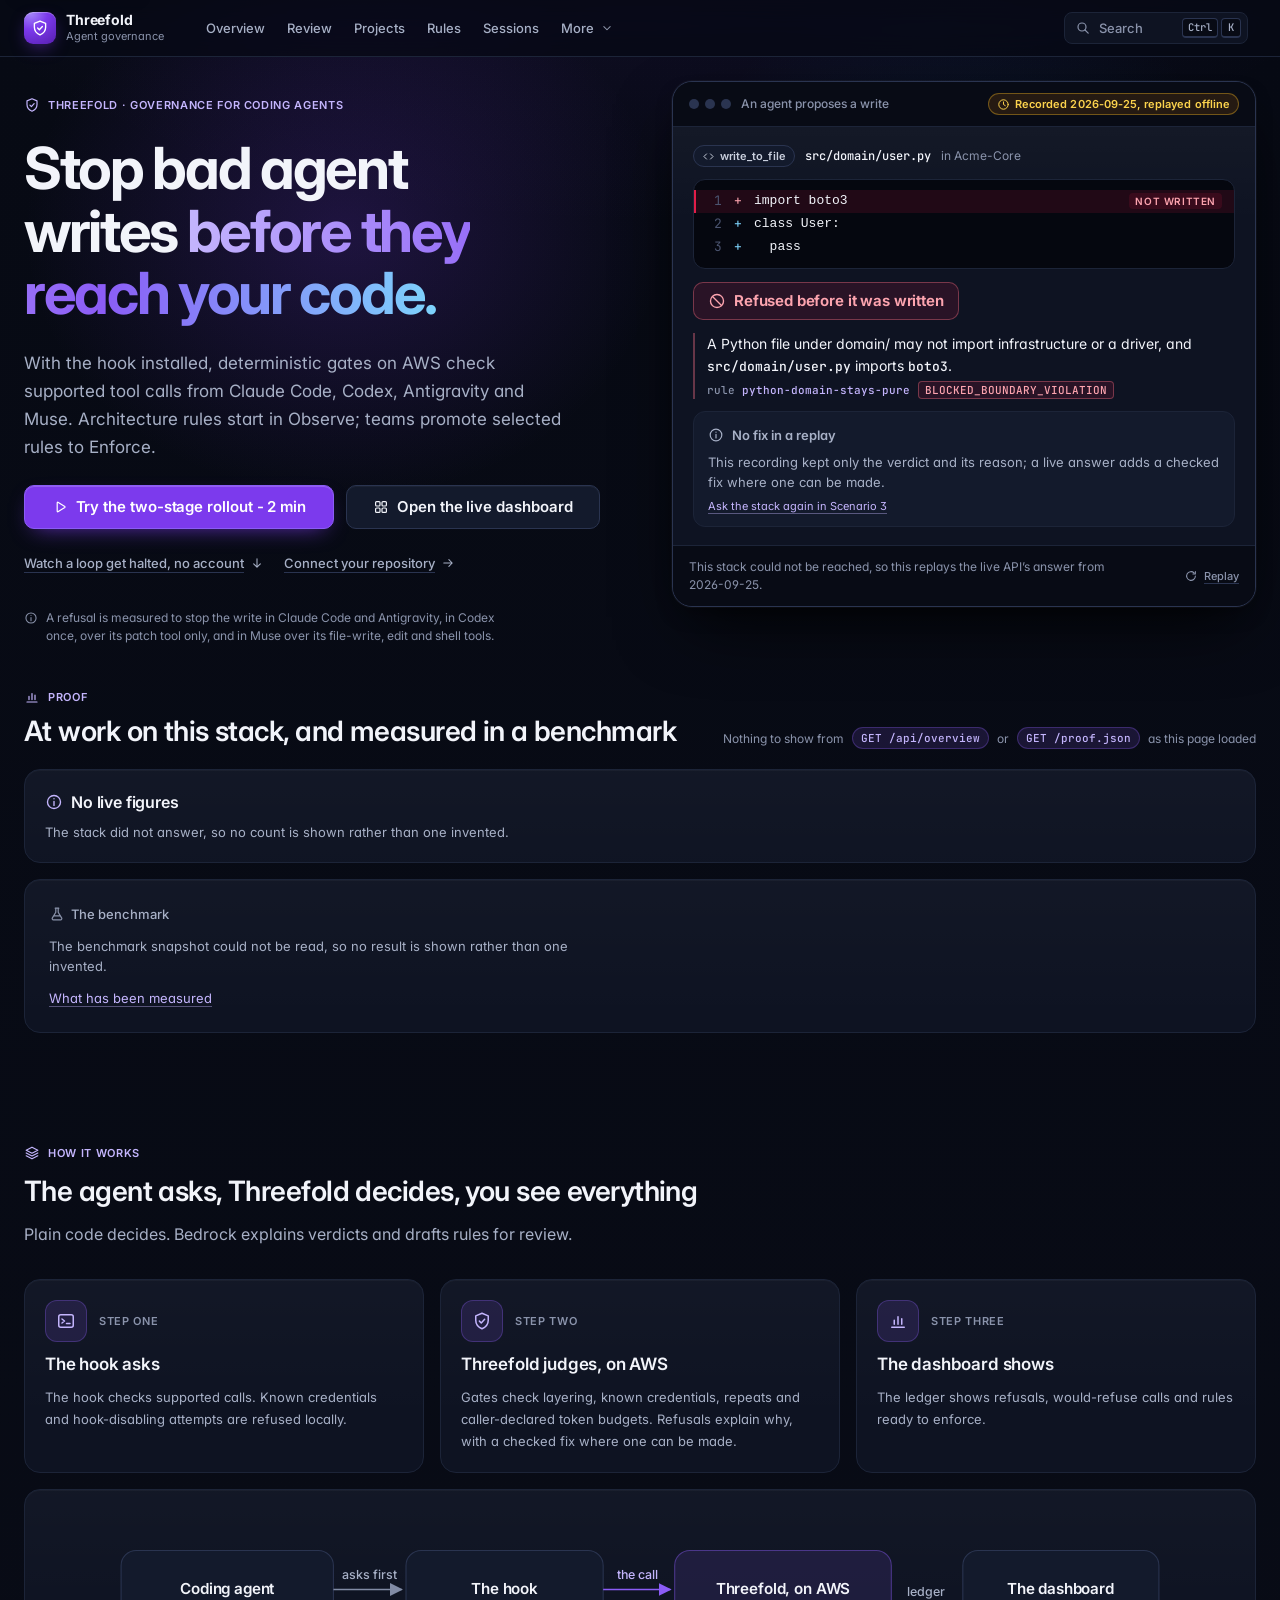
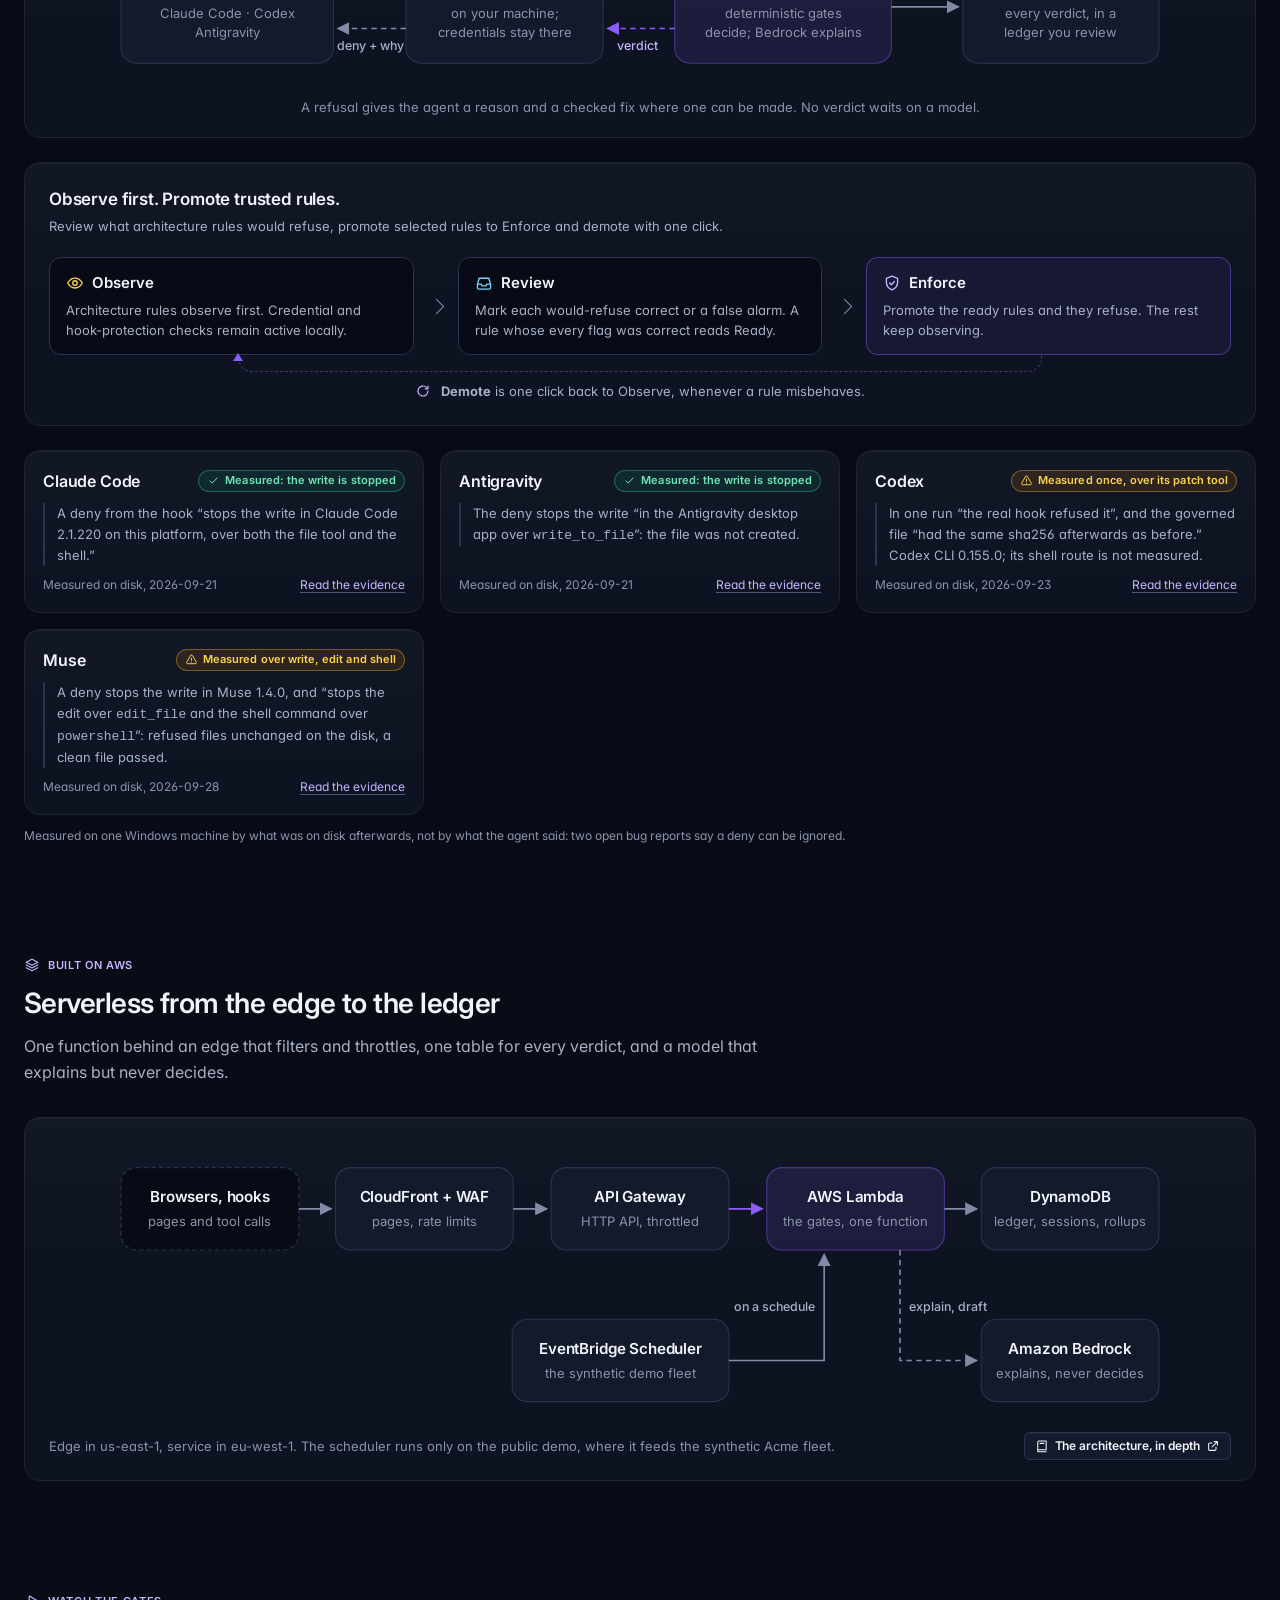
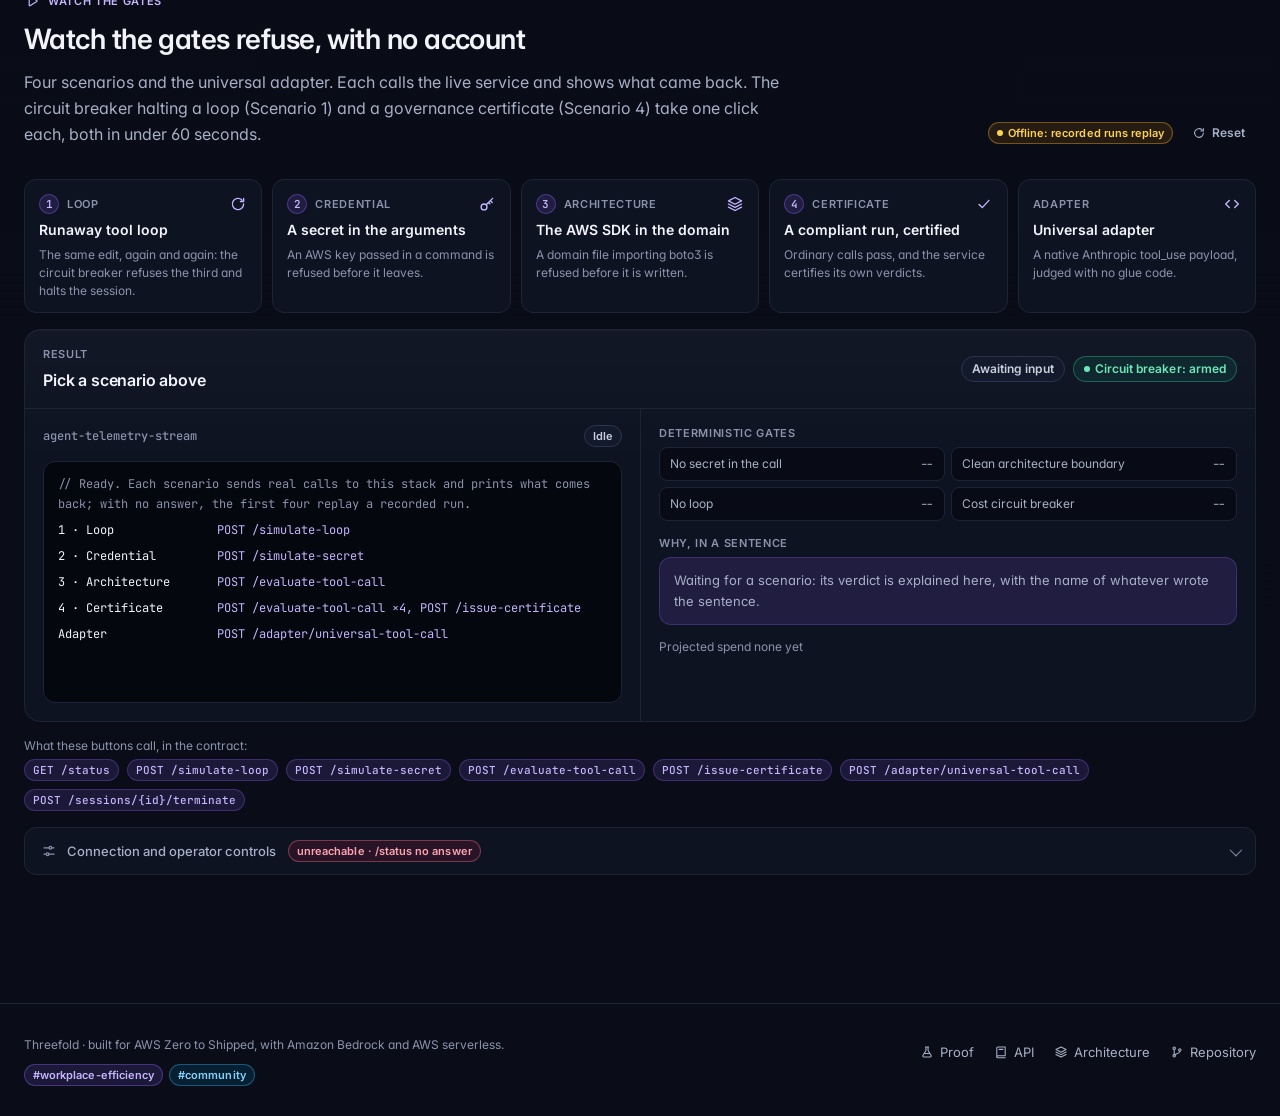
<file: src/threefold/web/index.html>
<!DOCTYPE html>
<html lang="en" class="dark">
<head>
  <meta charset="UTF-8" />
  <meta name="viewport" content="width=device-width, initial-scale=1.0" />
  <title>Threefold - Stop bad agent writes before they reach your code</title>
  <meta name="description" content="Threefold checks supported tool calls from Claude Code, Codex, Antigravity and Muse. Deterministic gates on AWS decide; architecture rules start in Observe." />
  <script>
      // The server rewrites __THREEFOLD_BASE_PATH__ to the API Gateway stage prefix
      // when it serves this page, so the base is exact rather than guessed from the
      // URL, which is ambiguous when the trailing slash is missing. Opening the file
      // straight from disk leaves the token in place and falls back to a local server.
      const SERVED_BASE_PATH = "__THREEFOLD_BASE_PATH__";
      const DEFAULT_API_BASE = SERVED_BASE_PATH.indexOf("THREEFOLD_BASE_PATH") !== -1
        ? "http://localhost:8001"
        : location.origin + SERVED_BASE_PATH;
      // Sibling pages sit under the same stage prefix, which a bare relative href
      // loses when this page is reached without its trailing slash.
      const PAGE_BASE = SERVED_BASE_PATH.indexOf("THREEFOLD_BASE_PATH") !== -1
        ? ""
        : location.origin + SERVED_BASE_PATH + "/";
  </script>
  <!-- The layer every page shares: the design system, the shell, the sign-in
       and the API base. This page needs nothing else: no utility framework, so
       every piece below reads the design system's tokens. -->
  <link rel="stylesheet" href="assets/threefold.css" />
  <script src="assets/threefold.js"></script>
  <style>
    /* The first screen's own pieces. Everything they stand on (tokens, cards,
       chips, buttons, tiles, motion, the fonts) is assets/threefold.css. */
    .hidden { display: none !important; }
    .tf-nobr { white-space: nowrap; }
    body { min-height: 100vh; display: flex; flex-direction: column; }
    .tf-landing { gap: 72px; padding-top: 20px; }
    /* The proof strip sits close under the hero, so its figures share the
       first screen with the promise; every later section keeps the full gap. */
    .tf-landing > #proof { margin-top: -32px; }
    @media (min-width: 768px) {
      .tf-landing { gap: 112px; padding-top: var(--tf-space-3); }
      .tf-landing > #proof { margin-top: -68px; }
    }
    .tf-landing > section, .tf-scenario { scroll-margin-top: calc(var(--tf-header-h) + 16px); }
    .tf-landing > section { min-width: 0; }

    .tf-sec-head { display: flex; flex-direction: column; gap: var(--tf-space-1h); max-width: 48rem; margin-bottom: var(--tf-space-4); }
    .tf-sec-head .tf-eyebrow { margin: 0; }
    .tf-sec-lede { margin: 0; font-size: var(--tf-fs-lede); line-height: var(--tf-lh-lede); color: var(--tf-text-2); text-wrap: pretty; }
    .tf-sec-row { display: flex; flex-wrap: wrap; align-items: flex-end; justify-content: space-between; gap: var(--tf-space-2); margin-bottom: var(--tf-space-4); }
    .tf-sec-row .tf-sec-head { margin-bottom: 0; }

    /* ------------------------------------------------------------ the hero */
    .tf-hero { position: relative; display: grid; grid-template-columns: minmax(0, 1fr); gap: 20px; align-items: start;
      grid-template-areas: "copy" "demo" "scope"; }
    .tf-hero-copy { grid-area: copy; }
    .tf-hero > .tf-demo { grid-area: demo; }
    .tf-hero > .tf-hero-scope { grid-area: scope; }
    /* Side by side from a desk's width, top-aligned. At every width the
       demonstration is as tall from its first paint as once its verdict has
       landed (its ghost, below), so nothing under the hero moves when it does. */
    @media (min-width: 1024px) {
      .tf-hero { grid-template-columns: minmax(0, 1fr) minmax(0, 1fr); column-gap: var(--tf-space-8); row-gap: var(--tf-space-3);
        grid-template-areas: "copy demo" "scope demo"; grid-template-rows: auto 1fr; }
      .tf-hero-copy { padding-top: var(--tf-space-2); }
    }
    .tf-hero::before {
      /* Inside the hero's own width: a glow that reached past it would give a
         phone's page a sideways scroll. */
      content: ''; position: absolute; z-index: -1; pointer-events: none; left: 0; right: 0; top: -120px; height: 640px;
      /* closest-side: each glow has faded out before it meets an edge of the box. */
      background:
        radial-gradient(closest-side at 50% 42%, color-mix(in srgb, var(--tf-accent-strong) 20%, transparent), transparent),
        radial-gradient(closest-side at 50% 70%, color-mix(in srgb, var(--tf-info) 8%, transparent), transparent);
    }
    @media (min-width: 1024px) {
      .tf-hero::before {
        background:
          radial-gradient(closest-side at 26% 42%, color-mix(in srgb, var(--tf-accent-strong) 20%, transparent), transparent),
          radial-gradient(closest-side at 76% 50%, color-mix(in srgb, var(--tf-info) 10%, transparent), transparent);
      }
    }
    /* On a phone the copy is set tight, so the proposed write and its verdict
       land on the first screen with the promise, the sentence and the actions. */
    .tf-hero-copy { min-width: 0; display: flex; flex-direction: column; gap: 12px; }
    @media (min-width: 640px) { .tf-hero-copy { gap: var(--tf-space-3); } }
    .tf-hero-copy .tf-eyebrow { margin: 0; }
    .tf-hero-title {
      margin: 0; font-size: 2.125rem; line-height: 1.08; font-weight: 700; letter-spacing: -0.04em; color: var(--tf-text);
      overflow-wrap: break-word; text-wrap: balance;
    }
    @media (min-width: 640px) { .tf-hero-title { font-size: 3.25rem; } }
    @media (min-width: 1280px) { .tf-hero-title { font-size: 3.625rem; } }
    .tf-hero-title em {
      font-style: normal; color: var(--tf-accent-text);
      background: linear-gradient(92deg, var(--tf-accent-text) 0%, var(--tf-accent) 52%, var(--tf-info-text) 100%); -webkit-background-clip: text; background-clip: text;
      -webkit-text-fill-color: transparent;
    }
    .tf-hero-lede { margin: 0; max-width: 34rem; font-size: 0.9375rem; line-height: 1.5; color: var(--tf-text-2); overflow-wrap: break-word; text-wrap: pretty; }
    @media (min-width: 640px) { .tf-hero-lede { font-size: 1.0625rem; line-height: 1.65; } }
    .tf-hero-actions { display: flex; flex-direction: column; align-items: stretch; gap: var(--tf-space-1); }
    @media (min-width: 640px) { .tf-hero-actions { flex-direction: row; flex-wrap: wrap; align-items: center; gap: var(--tf-space-1h); } }
    /* The two buttons share a row where they fit and grow to fill it; where
       they do not, whatever the width or the font, each grows to the full
       row it wrapped onto, so they stack at one width instead of one of them
       sitting alone. The two quiet links always take the line under them,
       each as wide as its words, so its focus ring goes round its words. */
    @media (min-width: 640px) {
      .tf-hero-actions { max-width: 36rem; }
      .tf-hero-actions .tf-btn { flex: 1 1 auto; }
      .tf-hero-actions .tf-hero-links { flex-basis: 100%; justify-content: flex-start; }
    }
    /* A label that does not fit wraps inside its button rather than pushing a
       phone's page sideways. */
    .tf-hero-actions .tf-btn { white-space: normal; height: auto; min-height: 44px; padding-top: 10px; padding-bottom: 10px; line-height: 1.25; text-align: center; }
    /* The quiet links start where the buttons above them start: they have no
       padding of their own, and the 44 px each needs to be pressed comes from
       its height. On a phone they sit centred under the buttons, one line
       each where the two do not fit on one, 36 px tall there (well over the
       24 px WCAG 2.2 asks), so the demonstration's verdict still lands on
       the first screen. */
    .tf-hero-links { display: flex; flex-wrap: wrap; align-items: center; justify-content: center; gap: 0 20px; margin: 0; }
    @media (max-width: 639px) { .tf-hero-links .tf-hero-link { min-height: 36px; } }
    .tf-hero-link {
      display: inline-flex; align-items: center; justify-content: center; gap: 6px; min-height: 44px; padding: 0; border-radius: var(--tf-radius);
      font: 500 var(--tf-fs-small)/1.25 var(--tf-font-sans); color: var(--tf-text-2);
      text-decoration: underline; text-decoration-color: var(--tf-hairline-strong); text-underline-offset: 4px;
    }
    .tf-hero-link:hover { color: var(--tf-text); text-decoration-color: currentColor; }
    .tf-hero-link .tf-icon { width: 14px; height: 14px; }
    /* The link to the scenarios goes down this page, and its arrow says so. */
    .tf-hero-link-down .tf-icon { transform: rotate(90deg); }
    .tf-hero-scope { display: flex; gap: 8px; margin: 0; max-width: 36rem; font-size: 0.75rem; line-height: 1.125rem; color: var(--tf-text-3); overflow-wrap: break-word; text-wrap: balance; }
    .tf-hero-scope .tf-icon { width: 14px; height: 14px; margin-top: 2px; }

    /* The living demonstration: one proposed write, the verdict landing on it. */
    .tf-demo {
      --tf-demo-gap: 10px; --tf-demo-fix-lines: 3;
      position: relative; margin: 0; min-width: 0; overflow: hidden; border-radius: var(--tf-radius-xl);
      background: linear-gradient(180deg, var(--tf-highlight), transparent 140px), var(--tf-surface-1);
      border: 1px solid var(--tf-hairline-strong); box-shadow: var(--tf-shadow-3);
    }
    @media (min-width: 640px) { .tf-demo { --tf-demo-gap: 12px; --tf-demo-fix-lines: 2; } }
    /* The bar keeps to one line at any width. On a phone the decorative dots
       go first, then the title gives way with an ellipsis; the chip, which says
       where the answer came from, never does. */
    .tf-demo-bar { display: flex; flex-wrap: nowrap; align-items: center; gap: 10px; padding: 10px 14px; border-bottom: 1px solid var(--tf-hairline); background: var(--tf-inset); }
    @media (min-width: 640px) { .tf-demo-bar { padding: 11px 16px; } }
    .tf-demo-dots { display: inline-flex; flex: none; gap: 6px; }
    .tf-demo-dots i { display: block; width: 10px; height: 10px; border-radius: 99px; background: var(--tf-hairline-strong); }
    .tf-demo-title { flex: 1 1 auto; min-width: 0; overflow: hidden; white-space: nowrap; text-overflow: ellipsis; font: 500 0.75rem/1rem var(--tf-font-sans); color: var(--tf-text-3); }
    .tf-demo-bar > .tf-chip { flex: none; margin-left: auto; }
    @media (max-width: 419px) {
      .tf-demo-dots { display: none; }
      /* The recorded label says more than the title, and there is room for one;
         the title still names the figure for a screen reader. */
      .tf-demo[data-source="recorded"] .tf-demo-title { display: none; }
      .tf-demo[data-source="recorded"] .tf-demo-bar > .tf-chip { margin-left: 0; }
    }
    .tf-demo-body { display: flex; flex-direction: column; gap: var(--tf-demo-gap); padding: 12px 14px 14px; }
    @media (min-width: 640px) { .tf-demo-body { padding: 18px 20px; } }
    .tf-demo-call { display: flex; flex-wrap: wrap; align-items: center; gap: 6px 10px; min-height: 22px; font-size: 0.75rem; line-height: 1rem; color: var(--tf-text-3); }
    .tf-demo-call code { font: 500 0.75rem/1rem var(--tf-font-mono); color: var(--tf-text); overflow-wrap: anywhere; }
    /* On a phone the call keeps to one line: the tool and the file it writes. */
    @media (max-width: 419px) { .tf-demo-project { display: none; } }
    .tf-diff {
      margin: 0; padding: 10px 0; list-style: none; min-height: 88px; box-sizing: border-box; border-radius: var(--tf-radius-md);
      background: var(--tf-ink-0); border: 1px solid var(--tf-hairline); font: 400 0.8125rem/1.75 var(--tf-font-mono);
    }
    .tf-diff-line { position: relative; display: grid; grid-template-columns: 2.5rem 1.25rem minmax(0, 1fr) auto; align-items: center; padding-right: 12px; transition: background-color 400ms var(--tf-ease-out), box-shadow 400ms var(--tf-ease-out); }
    .tf-diff-num { padding-right: 12px; text-align: right; color: var(--tf-text-decor); user-select: none; }
    .tf-diff-sign { color: var(--tf-info-text); user-select: none; }
    .tf-diff-code { white-space: pre-wrap; overflow-wrap: anywhere; color: var(--tf-text); }
    .tf-diff-tag { display: none; margin-left: 8px; padding: 0 6px; border-radius: var(--tf-radius-xs); font: 600 0.625rem/1rem var(--tf-font-sans); letter-spacing: var(--tf-track-caps); text-transform: uppercase; color: var(--tf-refused-text); background: var(--tf-refused-soft); }
    .tf-demo[data-verdict="refused"] .tf-diff-line.is-flagged { background: var(--tf-refused-soft); box-shadow: inset 2px 0 0 var(--tf-refused); }
    .tf-demo[data-verdict="refused"] .tf-diff-line.is-flagged .tf-diff-sign { color: var(--tf-refused-text); }
    .tf-demo[data-verdict="refused"] .tf-diff-line.is-flagged .tf-diff-tag { display: inline-block; }

    /* The verdict's place, held from the first paint. The ghost is the reason
       the recorded run gives, set in the same type, and a fix in the same rows a
       fix is shown in, so it is as tall as the verdict that lands, in any font.
       The two share one grid cell, and the ghost is hidden, never removed, once
       the verdict is there: the cell never shrinks, and nothing under it moves. */
    .tf-demo-outcome { display: grid; grid-template-columns: minmax(0, 1fr); }
    .tf-demo-outcome > .tf-demo-stack { grid-area: 1 / 1; }
    .tf-demo-stack { display: flex; flex-direction: column; gap: var(--tf-demo-gap); min-width: 0; }
    .tf-demo-slot { display: flex; align-items: center; min-height: 40px; }
    .tf-demo[data-phase="landed"] .tf-demo-ghost { visibility: hidden; }
    .tf-demo[data-phase="waiting"] .tf-demo-landed > :not(.tf-demo-slot) { visibility: hidden; }
    .tf-demo-ghost .tf-stamp { visibility: hidden; }
    .tf-demo-ghost .tf-demo-reason { border-left-color: var(--tf-hairline-strong); }
    .tf-demo-ghost .tf-demo-reason, .tf-demo-ghost .tf-demo-reason * { color: transparent; }
    /* One bar per line of text, at the text's own line height. */
    .tf-demo-ghost .tf-demo-why { background: repeating-linear-gradient(180deg, transparent 0 5px, var(--tf-surface-2) 5px 17px, transparent 17px 1.375rem); }
    .tf-demo-ghost .tf-demo-ruleline > span { border-radius: var(--tf-radius-xs); background: var(--tf-surface-2); }
    .tf-demo-ghost .tf-demo-fix { background: transparent; border-color: var(--tf-hairline); }
    .tf-demo-ghost .tf-demo-fix-summary { height: calc(var(--tf-demo-fix-lines) * 1.25rem); background: repeating-linear-gradient(180deg, transparent 0 4px, var(--tf-surface-2) 4px 16px, transparent 16px 1.25rem); }
    .tf-ghost-bar { display: block; height: 12px; width: 100%; border-radius: var(--tf-radius-xs); }
    .tf-demo-fix-title .tf-ghost-bar { width: 42%; }
    .tf-demo-fix-note .tf-ghost-bar { width: 64%; height: 10px; margin-top: 3px; }

    .tf-demo-verdict { display: flex; flex-wrap: wrap; align-items: center; gap: 8px 10px; min-height: 40px; }
    .tf-stamp {
      display: inline-flex; align-items: center; gap: 8px; padding: 8px 14px; border-radius: 10px; border: 1px solid var(--tf-hairline-strong);
      font: 650 0.9375rem/1.25rem var(--tf-font-sans); letter-spacing: -0.01em; color: var(--tf-text); background: var(--tf-surface-2);
    }
    .tf-stamp .tf-icon { width: 18px; height: 18px; }
    .tf-stamp-refused { color: var(--tf-refused-text); background: var(--tf-refused-soft); border-color: var(--tf-refused-line); }
    .tf-stamp-approved { color: var(--tf-approved-text); background: var(--tf-approved-soft); border-color: var(--tf-approved-line); }
    /* The reason: one plain sentence first, the rule's id and the status under it. */
    .tf-demo-reason { display: flex; flex-direction: column; gap: 4px; margin: 0; padding-left: 12px; border-left: 2px solid var(--tf-refused-line); min-width: 0; }
    .tf-demo-reason-approved { border-left-color: var(--tf-approved-line); }
    .tf-demo-why { margin: 0; font-size: 0.875rem; line-height: 1.375rem; color: var(--tf-text); overflow-wrap: anywhere; text-wrap: pretty; }
    .tf-demo-why code { font: 500 0.8125rem/1 var(--tf-font-mono); color: var(--tf-text); }
    .tf-demo-ruleline { display: flex; flex-wrap: wrap; align-items: center; gap: 2px 8px; margin: 0; font: 500 0.6875rem/1rem var(--tf-font-mono); color: var(--tf-text-3); overflow-wrap: anywhere; }
    .tf-demo-ruleline b { font-weight: 500; color: var(--tf-accent-text); }
    /* The status is a small tag of its own rather than text after a dot, so
       where the line wraps nothing is left hanging at its end. */
    .tf-demo-status { padding: 0 6px; border-radius: var(--tf-radius-xs); border: 1px solid var(--tf-hairline-strong); background: var(--tf-surface-2); color: var(--tf-text-2); }
    .tf-demo[data-verdict="refused"] .tf-demo-landed .tf-demo-status { border-color: var(--tf-refused-line); background: var(--tf-refused-soft); color: var(--tf-refused-text); }
    .tf-demo[data-verdict="approved"] .tf-demo-landed .tf-demo-status { border-color: var(--tf-approved-line); background: var(--tf-approved-soft); color: var(--tf-approved-text); }
    /* The fix in three rows of known height: a title on one line, the service's
       summary in at most --tf-demo-fix-lines lines (all of it on hover on a
       desk, and in full in Scenario 3), and one quiet line about the files. */
    .tf-demo-fix { display: flex; flex-direction: column; gap: 6px; padding: 10px 12px; border-radius: var(--tf-radius-md); background: var(--tf-approved-soft); border: 1px solid var(--tf-approved-line); font-size: 0.8125rem; line-height: 1.25rem; color: var(--tf-text-2); }
    @media (min-width: 640px) { .tf-demo-fix { padding: 12px 14px; } }
    .tf-demo-fix p { margin: 0; min-width: 0; }
    .tf-demo-fix-title { display: flex; flex-wrap: nowrap; align-items: center; gap: 8px; height: 22px; overflow: hidden; font-weight: 600; color: var(--tf-approved-text); }
    .tf-demo-fix-title .tf-icon { width: 16px; height: 16px; flex: none; }
    .tf-demo-fix-title > span:not(.tf-chip) { min-width: 0; overflow: hidden; white-space: nowrap; text-overflow: ellipsis; }
    .tf-demo-fix-title .tf-chip { flex: none; }
    .tf-demo-fix-summary { display: -webkit-box; -webkit-box-orient: vertical; -webkit-line-clamp: 3; line-clamp: 3; overflow: hidden; overflow-wrap: anywhere; }
    @media (min-width: 640px) { .tf-demo-fix-summary { -webkit-line-clamp: 2; line-clamp: 2; } }
    .tf-demo-fix-note { height: 1rem; overflow: hidden; white-space: nowrap; text-overflow: ellipsis; font-size: var(--tf-fs-micro); line-height: 1rem; color: var(--tf-text-3); }
    /* The room the ghost held is the fix's to fill: a shorter verdict than the
       recorded one leaves no empty band under the card's last box, because
       that box grows into it with its quiet line at its foot. An answer with
       no box under its reason sits in the middle of its room. */
    .tf-demo-landed > .tf-demo-fix { flex: 1 1 auto; }
    .tf-demo-landed .tf-demo-fix-note { margin-top: auto; }
    .tf-demo-landed > .tf-demo-fix-none { justify-content: center; }
    .tf-demo[data-verdict="approved"] .tf-demo-landed, .tf-demo[data-verdict="other"] .tf-demo-landed { justify-content: center; }
    .tf-demo-fix-none { background: var(--tf-surface-2); border-color: var(--tf-hairline); }
    .tf-demo-fix-none .tf-demo-fix-title { color: var(--tf-text-2); }
    .tf-demo-foot { display: flex; flex-wrap: wrap; align-items: center; justify-content: space-between; gap: 8px 12px; padding: 10px 14px; border-top: 1px solid var(--tf-hairline); background: var(--tf-inset); font-size: 0.75rem; line-height: 1.125rem; color: var(--tf-text-3); }
    @media (min-width: 640px) { .tf-demo-foot { padding: 12px 16px; } }
    .tf-demo-foot p { margin: 0; flex: 1 1 14rem; min-width: 0; overflow-wrap: anywhere; }
    /* The caption changes when the verdict lands, so its cell is as tall as
       the longest caption it can hold from the start: that caption sits in the
       same cell, unseen. Replay keeps its room while the moment plays. */
    .tf-demo-caption { display: grid; }
    .tf-demo-caption > span { grid-area: 1 / 1; min-width: 0; }
    .tf-demo-room { visibility: hidden; }
    .tf-demo[data-phase="waiting"] #hero-replay { visibility: hidden; }

    /* ------------------------------------------------------- the proof strip */
    .tf-proof-grid { display: flex; flex-direction: column; gap: var(--tf-space-2); }
    .tf-proof-live { display: grid; grid-template-columns: minmax(0, 1fr); gap: var(--tf-space-2); }
    @media (min-width: 640px) { .tf-proof-live { grid-template-columns: repeat(3, minmax(0, 1fr)); } }
    .tf-proof-live > .tf-state, .tf-proof-live > .tf-proof-note { grid-column: 1 / -1; }
    /* On a phone each tile is one row: the number, then what it means, then the
       way to its rows; a trend line, when there is one, sits under the words. */
    @media (max-width: 639px) {
      .tf-proof-live { gap: var(--tf-space-1); }
      .tf-proof-live .tf-tile {
        display: grid; grid-template-columns: minmax(3.5rem, auto) minmax(0, 1fr) auto; column-gap: 14px; row-gap: 2px; align-items: center; padding: 14px 16px;
        grid-template-areas: "value label more" "value sub more" "value term more" "value spark more";
      }
      .tf-proof-live .tf-tile-row { display: contents; }
      .tf-proof-live .tf-tile-value { grid-area: value; }
      .tf-proof-live .tf-tile-label { grid-area: label; }
      .tf-proof-live .tf-tile-sub { grid-area: sub; }
      .tf-proof-live .tf-tile-term { grid-area: term; }
      .tf-proof-live .tf-tile-spark { grid-area: spark; justify-self: start; margin-top: 4px; }
      .tf-proof-live .tf-tile-more { grid-area: more; margin: 0; padding: 0; gap: 0; font-size: 0; }
      .tf-proof-live .tf-tile-more .tf-icon { width: 16px; height: 16px; }
    }
    .tf-proof-note { display: flex; flex-direction: column; justify-content: center; gap: 8px; padding: 20px; }
    .tf-proof-note p { margin: 0; }
    .tf-proof-note .tf-link { align-self: flex-start; font-size: 0.8125rem; line-height: 1.25rem; }
    /* Where the counts come from, right under the three tiles it describes. */
    .tf-proof-where { display: flex; gap: 10px; margin: 0 0 var(--tf-space-1); max-width: 64rem; font-size: 0.8125rem; line-height: 1.3125rem; color: var(--tf-text-3); text-wrap: pretty; }
    .tf-proof-where .tf-icon { width: 16px; height: 16px; margin-top: 2px; flex-shrink: 0; color: var(--tf-info-text); }
    .tf-proof-where strong { color: var(--tf-text-2); font-weight: 600; }
    .tf-proof-where > span { min-width: 0; overflow-wrap: break-word; }
    .tf-proof-links { display: flex; flex-wrap: wrap; align-items: center; gap: 6px 8px; margin: 0; font-size: 0.75rem; color: var(--tf-text-3); }
    #proof .tf-sec-row { margin-bottom: 20px; }
    #proof .tf-sec-head { gap: var(--tf-space-1); }
    .tf-bench { display: grid; grid-template-columns: minmax(0, 1fr); gap: 20px; padding: 18px 18px 16px; min-width: 0; }
    @media (min-width: 900px) { .tf-bench { grid-template-columns: minmax(0, 1fr) minmax(0, 1fr); gap: 48px; align-items: center; padding: 24px; } }
    .tf-bench-main, .tf-bench-chart { display: flex; flex-direction: column; gap: 12px; min-width: 0; }
    .tf-bench-label { display: flex; flex-direction: column; gap: 2px; }
    .tf-bench .tf-bench-label p { margin: 0; }
    .tf-bench .tf-bench-label .tf-bench-label-main { font-weight: 600; color: var(--tf-text); }
    .tf-bench .tf-bench-label .tf-bench-label-sub { font-size: 0.75rem; line-height: 1.125rem; color: var(--tf-text-3); }
    .tf-bench-head { display: flex; align-items: flex-start; gap: 6px; font: 500 var(--tf-fs-small)/1.25rem var(--tf-font-sans); color: var(--tf-text-2); }
    .tf-bench-head .tf-icon { width: 16px; height: 16px; margin-top: 2px; color: var(--tf-text-3); }
    .tf-bench-value { display: flex; flex-wrap: wrap; align-items: baseline; gap: 4px 10px; }
    .tf-bench-big { font: 650 2rem/2.25rem var(--tf-font-sans); letter-spacing: -0.03em; color: var(--tf-text); }
    .tf-bench-big.tf-good { color: var(--tf-approved-text); }
    .tf-bench-of { font-size: 0.8125rem; line-height: 1.25rem; color: var(--tf-text-2); }
    .tf-bench p { margin: 0; font-size: 0.8125rem; line-height: 1.25rem; color: var(--tf-text-2); }
    .tf-bench .tf-bench-price, .tf-bench .tf-bench-note { font-size: 0.75rem; line-height: 1.125rem; color: var(--tf-text-3); }
    .tf-bench .tf-bench-case strong { font-weight: 600; color: var(--tf-text); }
    .tf-bench .tf-hbars { gap: 10px; }
    .tf-bench .tf-hbar-head > :first-child { font-family: var(--tf-font-sans); color: var(--tf-text-2); }
    .tf-bench-more { align-self: flex-start; font-size: 0.8125rem; line-height: 1.25rem; }

    /* ------------------------------------------------------- how it works */
    .tf-steps { list-style: none; margin: 0; padding: 0; display: grid; grid-template-columns: minmax(0, 1fr); gap: var(--tf-space-2); }
    @media (min-width: 768px) { .tf-steps { grid-template-columns: repeat(3, minmax(0, 1fr)); } }
    .tf-step-card { display: flex; flex-direction: column; gap: 10px; padding: 20px; min-width: 0; }
    .tf-step-top { display: flex; align-items: center; gap: 12px; }
    .tf-step-icon { display: inline-flex; align-items: center; justify-content: center; width: 40px; height: 40px; flex-shrink: 0; border-radius: 12px; background: var(--tf-accent-soft); border: 1px solid color-mix(in srgb, var(--tf-accent) 30%, transparent); color: var(--tf-accent-text); }
    .tf-step-icon .tf-icon { width: 20px; height: 20px; }
    .tf-step-kicker { font: 600 var(--tf-fs-micro)/1rem var(--tf-font-sans); letter-spacing: var(--tf-track-caps); text-transform: uppercase; color: var(--tf-text-3); }
    .tf-step-card h3 { margin: 0; font: 600 1.0625rem/1.5rem var(--tf-font-sans); letter-spacing: -0.01em; color: var(--tf-text); }
    .tf-step-card p { margin: 0; font-size: var(--tf-fs-small); line-height: 1.375rem; color: var(--tf-text-2); }
    /* Where the steps stack, each is one compact row, its icon beside its
       words, and the steps are the flow: the call goes down from the hook to
       Threefold and the verdict comes back up, then every verdict goes down
       to the ledger, drawn in the gaps between them. The drawing under the
       steps, which would say the same again, waits for a screen that sets
       the steps side by side. */
    @media (max-width: 767px) {
      .tf-steps { gap: 40px; }
      .tf-step-card { position: relative; display: grid; grid-template-columns: 36px minmax(0, 1fr); column-gap: 14px; row-gap: 2px; padding: 14px 16px; }
      .tf-step-card:not(:last-child)::before, .tf-step-card:not(:last-child)::after {
        position: absolute; top: calc(100% + 1px); height: 40px; display: flex; align-items: center; gap: 6px;
        font: 500 0.75rem/1 var(--tf-font-sans); color: var(--tf-accent-text); white-space: nowrap;
      }
      .tf-step-card:not(:last-child)::before { left: 33px; content: "↓\2002 the call" / ""; }
      .tf-step-card:not(:last-child)::after { right: 33px; content: "the verdict, and why\2002↑" / ""; }
      .tf-step-card:nth-child(2)::before { content: "↓\2002 every verdict, to the ledger" / ""; color: var(--tf-text-2); }
      .tf-step-card:nth-child(2)::after { content: none; }
      .tf-diagram.tf-flow { margin-top: var(--tf-space-1h); padding: 0; background: none; border: 0; box-shadow: none; }
      .tf-diagram.tf-flow svg.tf-diagram-narrow { display: none; }
      .tf-diagram.tf-flow figcaption { margin: 0; padding: 0; text-align: left; max-width: 40rem; }
      .tf-step-card .tf-step-top { grid-row: 1 / span 2; align-self: start; }
      .tf-step-card .tf-step-kicker { display: none; }
      .tf-step-icon { width: 36px; height: 36px; border-radius: 10px; }
      .tf-step-icon .tf-icon { width: 18px; height: 18px; }
      .tf-step-card h3 { font-size: 1rem; line-height: 1.375rem; }
      .tf-step-card p { font-size: 0.8125rem; line-height: 1.25rem; }
    }

    .tf-diagram { margin: var(--tf-space-2) 0 0; padding: 20px 8px 16px; }
    @media (min-width: 640px) { .tf-diagram { padding: 28px 24px 20px; } }
    .tf-diagram svg { display: block; width: 100%; height: auto; margin: 0 auto; overflow: visible; }
    /* One diagram, drawn for the width it has: across on a desk, down on a phone. */
    .tf-diagram svg.tf-diagram-wide { display: none; }
    .tf-diagram svg.tf-diagram-narrow { max-width: 360px; }
    @media (min-width: 1024px) {
      .tf-diagram svg.tf-diagram-wide { display: block; max-width: 1040px; }
      .tf-diagram svg.tf-diagram-narrow { display: none; }
    }
    .tf-diagram figcaption { margin: 16px auto 0; padding: 0 8px; max-width: 60rem; text-align: center; font-size: 0.8125rem; line-height: 1.25rem; color: var(--tf-text-3); }
    @media (min-width: 640px) { .tf-diagram figcaption { padding: 0; } }
    /* A narrow drawing is 340 units wide and drawn a little narrower than that
       on a phone, so its words are set larger to land at 12 px or more. */
    .tf-diagram-narrow .dg-title { font-size: 15px; }
    .tf-diagram-narrow .dg-sub, .tf-diagram-narrow .dg-label { font-size: 13px; }
    .dg-node { fill: var(--tf-surface-2); stroke: var(--tf-hairline-strong); stroke-width: 1; }
    .dg-node-accent { fill: color-mix(in srgb, var(--tf-accent) 12%, transparent); stroke: var(--tf-accent-line); }
    .dg-node-quiet { fill: var(--tf-inset); stroke: var(--tf-hairline-strong); stroke-dasharray: 4 3; }
    .dg-title { fill: var(--tf-text); font: 600 14px var(--tf-font-sans); letter-spacing: -0.01em; }
    .dg-sub { fill: var(--tf-text-3); font: 400 12px var(--tf-font-sans); }
    .dg-edge { fill: none; stroke: var(--tf-text-4); stroke-width: 1.5; }
    .dg-edge-accent { stroke: var(--tf-accent); }
    .dg-edge-back { stroke-dasharray: 5 4; }
    .dg-head { fill: var(--tf-text-4); }
    .dg-head-accent { fill: var(--tf-accent); }
    .dg-label { fill: var(--tf-text-2); font: 500 11.5px var(--tf-font-sans); }
    .dg-label-accent { fill: var(--tf-accent-text); }

    /* The two-stage rollout: three stops and the way back. */
    .tf-rollout { margin-top: var(--tf-space-3); padding: 20px 16px; }
    @media (min-width: 640px) { .tf-rollout { padding: 24px; } }
    .tf-rollout-head { display: flex; flex-direction: column; gap: 4px; margin-bottom: 20px; }
    .tf-rollout-head h3 { margin: 0; font: 600 1.0625rem/1.5rem var(--tf-font-sans); letter-spacing: -0.01em; color: var(--tf-text); }
    .tf-rollout-head p { margin: 0; max-width: 60rem; font-size: var(--tf-fs-small); line-height: 1.375rem; color: var(--tf-text-2); }
    .tf-track { list-style: none; margin: 0; padding: 0; display: grid; grid-template-columns: minmax(0, 1fr); gap: 28px; }
    @media (min-width: 900px) { .tf-track { grid-template-columns: repeat(3, minmax(0, 1fr)); gap: 44px; } }
    .tf-stage { position: relative; display: flex; flex-direction: column; gap: 6px; padding: 14px 16px; border-radius: var(--tf-radius-md); background: var(--tf-inset); border: 1px solid var(--tf-hairline-strong); }
    .tf-stage-name { display: flex; align-items: center; gap: 8px; font: 600 0.9375rem/1.375rem var(--tf-font-sans); color: var(--tf-text); }
    .tf-stage-name .tf-icon { width: 18px; height: 18px; }
    .tf-stage p { margin: 0; font-size: 0.8125rem; line-height: 1.25rem; color: var(--tf-text-2); }
    .tf-stage-observe .tf-stage-name .tf-icon { color: var(--tf-observed-text); }
    .tf-stage-review .tf-stage-name .tf-icon { color: var(--tf-info-text); }
    .tf-stage-enforce { border-color: var(--tf-accent-line); background: color-mix(in srgb, var(--tf-accent) 8%, transparent); }
    .tf-stage-enforce .tf-stage-name .tf-icon { color: var(--tf-accent-text); }
    /* The arrow from one stop to the next: down on a phone, across on a desk. */
    .tf-stage:not(:last-child)::after {
      content: ''; position: absolute; left: 50%; bottom: -22px; width: 10px; height: 10px; margin-left: -5px;
      border-right: 1.5px solid var(--tf-text-3); border-bottom: 1.5px solid var(--tf-text-3); transform: rotate(45deg);
    }
    @media (min-width: 900px) {
      .tf-stage:not(:last-child)::after { left: auto; right: -29px; top: 50%; bottom: auto; margin: -5px 0 0; transform: rotate(-45deg); }
    }
    .tf-demote { display: flex; align-items: center; gap: 10px; margin: 18px 0 0; font-size: 0.8125rem; line-height: 1.25rem; color: var(--tf-text-2); }
    .tf-demote .tf-icon { width: 16px; height: 16px; color: var(--tf-accent-text); flex-shrink: 0; }
    @media (max-width: 639px) {
      .tf-diagram { margin-top: var(--tf-space-1h); padding: 16px 8px 14px; }
      .tf-diagram figcaption { margin-top: 12px; }
      .tf-rollout { margin-top: var(--tf-space-2); padding: 16px; }
      .tf-rollout-head { margin-bottom: 14px; }
      .tf-track { gap: 18px; }
      .tf-stage { padding: 10px 12px; gap: 2px; }
      .tf-stage:not(:last-child)::after { bottom: -14px; width: 8px; height: 8px; margin-left: -4px; }
      .tf-demote { margin-top: 12px; }
      .tf-agents { margin-top: var(--tf-space-2); gap: var(--tf-space-1); }
      .tf-agent { padding: 14px 16px; gap: 8px; }
      .tf-agent blockquote { line-height: 1.25rem; }
    }
    .tf-demote-line { display: none; }
    @media (min-width: 900px) {
      .tf-demote { position: relative; justify-content: center; margin: 0 calc(16.66% - 8px); padding-top: 26px; }
      .tf-demote-line {
        display: block; position: absolute; left: 0; right: 0; top: 0; height: 16px;
        border: 1.5px dashed var(--tf-accent-line); border-top: 0; border-radius: 0 0 14px 14px;
      }
      .tf-demote-line::before {
        content: ''; position: absolute; left: -6px; top: -2px; width: 0; height: 0;
        border-left: 5.5px solid transparent; border-right: 5.5px solid transparent; border-bottom: 8px solid var(--tf-accent);
      }
    }

    /* The four agents and what has been measured of each. */
    .tf-agents { list-style: none; margin: var(--tf-space-3) 0 0; padding: 0; display: grid; grid-template-columns: minmax(0, 1fr); gap: var(--tf-space-2); }
    @media (min-width: 900px) { .tf-agents { grid-template-columns: repeat(3, minmax(0, 1fr)); } }
    .tf-agent { display: flex; flex-direction: column; gap: 10px; padding: 18px; min-width: 0; }
    .tf-agent-head { display: flex; flex-wrap: wrap; align-items: center; justify-content: space-between; gap: 8px; }
    .tf-agent-name { font: 600 1rem/1.5rem var(--tf-font-sans); letter-spacing: -0.01em; color: var(--tf-text); }
    .tf-agent blockquote { margin: 0; padding-left: 12px; border-left: 2px solid var(--tf-hairline-strong); font-size: 0.8125rem; line-height: 1.3125rem; color: var(--tf-text-2); overflow-wrap: anywhere; }
    .tf-agent-src { display: flex; flex-wrap: wrap; align-items: baseline; justify-content: space-between; gap: 2px 12px; margin: auto 0 0; font-size: 0.75rem; line-height: 1.125rem; color: var(--tf-text-3); }
    .tf-agent-src a { white-space: nowrap; }
    .tf-agents-note { margin: var(--tf-space-1h) 0 0; max-width: 64rem; font-size: 0.75rem; line-height: 1.125rem; color: var(--tf-text-3); }

    /* ------------------------------------------------------- built on AWS */
    .tf-aws-foot { display: flex; flex-wrap: wrap; align-items: center; justify-content: space-between; gap: 8px 16px; margin-top: 16px; padding: 0 8px; }
    @media (min-width: 640px) { .tf-aws-foot { padding: 0; } }
    .tf-aws-foot p { margin: 0; max-width: 52rem; font-size: 0.8125rem; line-height: 1.25rem; color: var(--tf-text-3); }

    /* ------------------------------------------------------ watch the gates */
    .tf-scenarios { display: grid; grid-template-columns: repeat(2, minmax(0, 1fr)); gap: 10px; }
    .tf-scenarios > :last-child { grid-column: 1 / -1; }
    @media (min-width: 1100px) { .tf-scenarios { grid-template-columns: repeat(5, minmax(0, 1fr)); } .tf-scenarios > :last-child { grid-column: auto; } }
    /* On a phone each card is its number, its kind and its name; the sentence
       under the name waits for a wider screen. */
    @media (max-width: 639px) { .tf-scenario-text, .tf-scenario-top > :last-child { display: none; } }
    .tf-scenario, button.tf-scenario {
      position: relative; display: flex; flex-direction: column; align-items: flex-start; gap: 6px; min-width: 0; padding: 14px 14px 12px; text-align: left;
      border-radius: var(--tf-radius-md); border: 1px solid var(--tf-hairline); background: var(--tf-surface-1); color: var(--tf-text-2); cursor: pointer;
      font: inherit; transition: border-color var(--tf-dur-2) var(--tf-ease-out), background-color var(--tf-dur-2), transform var(--tf-dur-2) var(--tf-ease-out);
    }
    .tf-scenario:hover, button.tf-scenario:hover { border-color: var(--tf-accent-line); background: var(--tf-surface-2); transform: translateY(-1px); }
    .tf-scenario[aria-pressed="true"], button.tf-scenario[aria-pressed="true"] { border-color: var(--tf-accent); background: var(--tf-accent-soft); box-shadow: 0 0 0 3px var(--tf-accent-soft); }
    .tf-scenario-top { display: flex; align-items: center; justify-content: space-between; gap: 8px; width: 100%; }
    .tf-scenario-kicker { display: inline-flex; align-items: center; gap: 8px; min-width: 0; min-height: 20px; font: 600 var(--tf-fs-micro)/1rem var(--tf-font-sans); letter-spacing: var(--tf-track-caps); text-transform: uppercase; color: var(--tf-text-3); }
    /* The four scenarios are numbered as the README and the runbook name them;
       the adapter, which is not one of them, is not. */
    .tf-scenario-num {
      display: inline-flex; align-items: center; justify-content: center; flex: none; width: 20px; height: 20px; box-sizing: border-box; border-radius: var(--tf-radius-pill);
      background: var(--tf-accent-soft); border: 1px solid var(--tf-accent-line); color: var(--tf-accent-text); font: 600 0.6875rem/1 var(--tf-font-mono); letter-spacing: 0;
    }
    .tf-scenario-top .tf-icon { width: 18px; height: 18px; color: var(--tf-accent-text); }
    .tf-scenario-name { font: 600 0.875rem/1.25rem var(--tf-font-sans); color: var(--tf-text); }
    .tf-scenario-text { font-size: 0.75rem; line-height: 1.125rem; color: var(--tf-text-3); }

    .tf-result { margin-top: var(--tf-space-2); overflow: hidden; scroll-margin-top: calc(var(--tf-header-h) + 12px); }
    .tf-result-head { display: flex; flex-wrap: wrap; align-items: center; justify-content: space-between; gap: 10px 16px; padding: 16px 18px; border-bottom: 1px solid var(--tf-hairline); }
    .tf-result-head h3 { margin: 2px 0 0; font: 600 1rem/1.5rem var(--tf-font-sans); letter-spacing: -0.01em; color: var(--tf-text); }
    .tf-result-status { display: flex; flex-wrap: wrap; align-items: center; gap: 8px; min-width: 0; }
    .tf-result-status .tf-chip { max-width: 100%; overflow: hidden; text-overflow: ellipsis; }
    .tf-result-grid { display: grid; grid-template-columns: minmax(0, 1fr); }
    @media (min-width: 1024px) { .tf-result-grid { grid-template-columns: minmax(0, 1fr) minmax(0, 1fr); } }
    .tf-result-pane { display: flex; flex-direction: column; gap: 14px; padding: 16px 18px 18px; min-width: 0; }
    .tf-result-pane + .tf-result-pane { border-top: 1px solid var(--tf-hairline); }
    @media (min-width: 1024px) { .tf-result-pane + .tf-result-pane { border-top: 0; border-left: 1px solid var(--tf-hairline); } }
    /* A fix or a certificate runs the panel's full width under the two cells
       above, each in a row of its own that holds its room only while shown:
       with neither, the panel ends with the cells. */
    .tf-result-more { grid-column: 1 / -1; min-width: 0; }
    .tf-result-row { padding: 16px 18px 18px; border-top: 1px solid var(--tf-hairline); min-width: 0; }
    .tf-terminal-bar { display: flex; align-items: center; justify-content: space-between; gap: 8px; }
    .tf-terminal-bar span:first-child { font: 500 0.75rem/1rem var(--tf-font-mono); color: var(--tf-text-3); }
    /* The terminal is as tall as its lines: never shorter than the idle guide
       at that width, so a scenario starting does not make it jump, and never
       taller than a cap, past which its lines scroll. A glow at an edge says
       there is more beyond it; the lines' own background covers the glow once
       the reader has scrolled to that edge, and the text is drawn over both.
       Beside the gates on a desk it never stretches to their height as an
       empty pane, nor grows past them: see .tf-terminal-well. */
    .tf-terminal {
      min-height: 18.5rem; max-height: 24rem; overflow-y: auto; padding: 12px 14px; border-radius: var(--tf-radius-md); border: 1px solid var(--tf-hairline);
      background:
        linear-gradient(var(--tf-ink-0) 30%, transparent) top / 100% 32px no-repeat local,
        linear-gradient(transparent, var(--tf-ink-0) 70%) bottom / 100% 32px no-repeat local,
        radial-gradient(farthest-side at 50% 0, var(--tf-accent-line), transparent) top / 100% 12px no-repeat scroll,
        radial-gradient(farthest-side at 50% 100%, var(--tf-accent-line), transparent) bottom / 100% 12px no-repeat scroll,
        var(--tf-ink-0);
      font: 400 0.75rem/1.25rem var(--tf-font-mono); color: var(--tf-text-2);
    }
    /* Its lines scroll past the cap, so the keyboard can reach it and scroll
       them, and the ring keeps the terminal's own corners. */
    .tf-terminal:focus-visible { border-radius: var(--tf-radius-md); }
    @media (min-width: 640px) { .tf-terminal { min-height: 11rem; } }
    @media (min-width: 1024px) { .tf-terminal { min-height: 13.5rem; } }
    /* On a desk the gates' cell sets the row's height, and the terminal takes
       what that leaves under its bar: as tall as its lines up to there, never
       past it, and past it its lines scroll with the newest in view. The well
       asks the row for no more than the terminal's minimum (13.5rem and its
       padding and border, 26px), so a long run of lines, a recorded replay's
       above all, no longer leaves the gates' column an empty field. */
    @media (min-width: 1024px) {
      .tf-terminal-well { display: flex; flex-direction: column; flex: 1 1 0px; min-height: calc(13.5rem + 26px); }
      .tf-terminal-well > .tf-terminal { flex: 0 1 auto; }
    }
    /* Before any scenario, the terminal says what each one will send. */
    .tf-log-key { color: var(--tf-text); }
    @media (min-width: 640px) { .tf-log-key { display: inline-block; min-width: 9.5rem; } }
    .tf-log-route { color: var(--tf-accent-text); }
    .tf-log { margin: 0 0 6px; overflow-wrap: anywhere; }
    .tf-log-muted { color: var(--tf-text-3); }
    .tf-log-agent { color: var(--tf-info-text); }
    .tf-log-ok { color: var(--tf-approved-text); }
    .tf-log-bad { color: var(--tf-refused-text); }
    .tf-log-warn { color: var(--tf-observed-text); }
    .tf-log-accent { color: var(--tf-accent-text); }
    .tf-log-strong { font-weight: 600; }
    .tf-pane-label { margin: 0 0 6px; font: 600 var(--tf-fs-micro)/1rem var(--tf-font-sans); letter-spacing: var(--tf-track-caps); text-transform: uppercase; color: var(--tf-text-3); }
    .tf-invariants { display: grid; grid-template-columns: minmax(0, 1fr); gap: 6px; }
    @media (min-width: 480px) { .tf-invariants { grid-template-columns: repeat(2, minmax(0, 1fr)); } }
    .tf-invariant { display: flex; align-items: center; justify-content: space-between; gap: 8px; padding: 8px 10px; border-radius: var(--tf-radius); background: var(--tf-inset); border: 1px solid var(--tf-hairline); font-size: 0.75rem; line-height: 1rem; color: var(--tf-text-2); }
    .tf-inv-value { font: 600 0.6875rem/1rem var(--tf-font-mono); color: var(--tf-text-3); white-space: nowrap; }
    .tf-explain { padding: 12px 14px; border-radius: var(--tf-radius-md); background: var(--tf-accent-soft); border: 1px solid color-mix(in srgb, var(--tf-accent) 28%, transparent); font-size: 0.8125rem; line-height: 1.3125rem; color: var(--tf-text-2); overflow-wrap: anywhere; }
    .tf-explain strong { color: var(--tf-accent-text); font-weight: 600; }
    /* The rest of a long explanation, one click under its first sentence. */
    .tf-explain-more { margin-top: 8px; }
    .tf-explain-more > summary { width: fit-content; cursor: pointer; font-size: 0.75rem; line-height: 1.5rem; color: var(--tf-accent-text); }
    .tf-explain-more > p { margin: 4px 0 0; white-space: pre-line; }
    .tf-fix { display: flex; flex-direction: column; gap: 8px; padding: 12px 14px; border-radius: var(--tf-radius-md); background: var(--tf-inset); border: 1px solid var(--tf-hairline); font-size: 0.8125rem; line-height: 1.25rem; color: var(--tf-text-2); overflow-wrap: anywhere; }
    .tf-fix p, .tf-fix ol { margin: 0; }
    .tf-fix ol { padding-left: 20px; color: var(--tf-text-3); }
    .tf-fix-path { font: 400 0.6875rem/1rem var(--tf-font-mono); color: var(--tf-text-3); }
    .tf-fix pre { margin: 0; padding: 8px 10px; border-radius: var(--tf-radius); background: var(--tf-ink-0); border: 1px solid var(--tf-hairline); font: 400 0.6875rem/1.125rem var(--tf-font-mono); color: var(--tf-text); white-space: pre; overflow-x: auto; }
    /* Each proposed file under its path, whole: two files stand side by side
       only where each column holds a line of about 88 characters (38rem at
       the files' size), and below that, which is every width this page has
       today, one goes under the other at the panel's full width rather than
       cut its lines at the edge. On a desk the words above them keep to a
       reading width. */
    .tf-fix-writes { display: grid; grid-template-columns: minmax(0, 1fr); gap: 8px 16px; align-items: start; }
    .tf-fix-write { display: flex; flex-direction: column; gap: 8px; min-width: 0; }
    @media (min-width: 1024px) {
      .tf-fix-writes { grid-template-columns: repeat(auto-fit, minmax(min(100%, 38rem), 1fr)); }
      .tf-fix > p, .tf-fix > ol { max-width: 52rem; }
    }
    .tf-cert { display: flex; flex-direction: column; gap: 6px; padding: 12px 14px; border-radius: var(--tf-radius-md); background: var(--tf-approved-soft); border: 1px solid var(--tf-approved-line); }
    .tf-cert p { margin: 0; font: 400 0.75rem/1.125rem var(--tf-font-mono); color: var(--tf-text-2); overflow-wrap: anywhere; }
    .tf-cert .tf-cert-note { font-family: var(--tf-font-sans); font-size: 0.6875rem; color: var(--tf-text-3); padding-top: 6px; border-top: 1px solid var(--tf-approved-line); }
    .tf-cert-head { display: flex; align-items: center; justify-content: space-between; gap: 8px; font: 600 0.8125rem/1.25rem var(--tf-font-sans); color: var(--tf-approved-text); }
    .tf-session-stats { display: flex; flex-wrap: wrap; gap: 6px 20px; font-size: 0.75rem; line-height: 1rem; color: var(--tf-text-3); }
    .tf-session-stats b { font: 600 0.8125rem/1rem var(--tf-font-mono); color: var(--tf-text); }
    .tf-session-stats b.tf-kpi-none { font: 400 0.75rem/1rem var(--tf-font-sans); color: var(--tf-text-3); }
    /* What the spend counts, on a line of its own under the figures. */
    .tf-session-stats .tf-session-note { flex-basis: 100%; line-height: 1.125rem; text-wrap: pretty; }
    .tf-contract { display: flex; flex-wrap: wrap; align-items: center; gap: 6px 8px; margin-top: var(--tf-space-2); font-size: 0.75rem; color: var(--tf-text-3); }
    .tf-connection { margin-top: var(--tf-space-2); }
    /* The summary's words and the status chip wrap as one piece, the chip under
       the words when a phone has no room beside them, so the chevron keeps its
       own place at the edge; a chip longer than the line ends in an ellipsis. */
    .tf-connection-sum { display: flex; flex-wrap: wrap; align-items: center; gap: 6px 12px; flex: 1 1 auto; min-width: 0; }
    .tf-connection-name { display: inline-flex; align-items: center; gap: 10px; min-width: 0; }
    .tf-connection-sum .tf-chip { display: inline-block; max-width: 100%; overflow: hidden; text-overflow: ellipsis; line-height: 20px; }
    .tf-connection > summary::after { flex: none; }
    .tf-connection-grid { display: grid; grid-template-columns: minmax(0, 1fr); gap: 12px; }
    @media (min-width: 768px) { .tf-connection-grid { grid-template-columns: repeat(2, minmax(0, 1fr)); } }
    .tf-connection .tf-input { width: 100%; }

    /* ----------------------------------------------------------- the footer */
    .tf-landing-foot { margin-top: var(--tf-space-8); padding: var(--tf-space-4) 0; }
    .tf-landing-foot .tf-container { align-items: flex-start; }
    .tf-foot-brand { display: flex; flex-direction: column; gap: 10px; }
    .tf-foot-brand p { margin: 0; font-size: 0.75rem; line-height: 1.125rem; color: var(--tf-text-3); }
    .tf-foot-tags { display: flex; flex-wrap: wrap; gap: 6px; }
    .tf-foot-links { display: flex; flex-wrap: wrap; gap: 8px 20px; font-size: 0.8125rem; }
    .tf-foot-links a { display: inline-flex; align-items: center; gap: 6px; min-height: 32px; }
    .tf-foot-links .tf-icon { width: 14px; height: 14px; }

    @media (prefers-reduced-motion: reduce) {
      .tf-demo, .tf-demo *, .tf-scenario { animation: none !important; transition: none !important; }
      .tf-scenario:hover { transform: none; }
    }
  </style>
</head>
<body>
  <a class="tf-skip" href="#main">Skip to content</a>

  <header class="tf-header">
    <div class="tf-container tf-header-inner">
      <a class="tf-brand" href="dashboard.html#/overview" data-tf-page="dashboard.html#/overview" aria-label="Threefold, the overview">
        <span class="tf-brand-mark" aria-hidden="true" data-tf-icon="shield" data-tf-size="18"></span>
        <span class="tf-brand-text"><span class="tf-brand-name">Threefold</span><span class="tf-brand-sub">Agent governance</span></span>
      </a>
      <div id="page-nav" class="tf-nav-mount">
        <!-- Without script, the pages this one links to are still reachable. -->
        <nav aria-label="Threefold" class="tf-nav-fallback">
          <a href="dashboard.html#/overview">Overview</a>
          <a href="rules.html">Rules</a>
          <a href="sessions.html">Sessions</a>
          <a href="dashboard.html#/connect">Connect</a>
          <a href="swagger.html">API</a>
        </nav>
      </div>
    </div>
  </header>

  <main id="main" class="tf-main tf-landing" tabindex="-1">
    <!-- THE FIRST TEN SECONDS. What Threefold is in one line, one sentence of how,
         the things to do next (two buttons, then a quiet link down to the
         flagship's scenarios and one to connect a repository), and beside them
         the product's core moment:
         an agent's proposed write refused before it is written. No number in
         this section is written into the page but the walkthrough's own
         length, on the button that opens it: the demonstration is drawn from
         a live answer of this stack when it answers, labelled live, and from the
         recorded run below when it does not, labelled recorded. The line under
         the demonstration says which agents a refusal has been measured to stop,
         because the sentence names three and the evidence covers them unevenly;
         on a desk it sits under the actions, beside the demonstration. -->
    <section id="what-threefold-is" class="tf-hero" aria-labelledby="hero-promise">
      <div class="tf-hero-copy">
        <p class="tf-eyebrow"><span data-tf-icon="shield"></span>Threefold · governance for coding agents</p>
        <h1 id="hero-promise" class="tf-hero-title">Stop bad agent writes <em>before they reach your code.</em></h1>
        <p id="hero-sentence" class="tf-hero-lede">With the hook installed, deterministic gates on AWS check supported tool calls from Claude Code, Codex, Antigravity and Muse. Architecture rules start in Observe; teams promote selected rules to Enforce.</p>
        <div id="hero-actions" class="tf-hero-actions">
          <a id="hero-try" href="dashboard.html#/try" class="tf-btn tf-btn-primary tf-btn-lg"><span data-tf-icon="play"></span>Try the two-stage rollout - 2 min</a>
          <a id="hero-dashboard" href="dashboard.html#/overview" class="tf-btn tf-btn-lg"><span data-tf-icon="grid"></span>Open the live dashboard</a>
          <p class="tf-hero-links">
            <a id="hero-watch" href="#watch-the-gates" class="tf-hero-link tf-hero-link-down">Watch a loop get halted, no account<span data-tf-icon="arrowright"></span></a>
            <a id="hero-connect" href="dashboard.html#/connect" class="tf-hero-link">Connect your repository<span data-tf-icon="arrowright"></span></a>
          </p>
        </div>
      </div>

      <figure id="hero-demo" class="tf-demo" data-motion="off" data-phase="waiting" aria-labelledby="hero-demo-title">
        <div class="tf-demo-bar">
          <span class="tf-demo-dots" aria-hidden="true"><i></i><i></i><i></i></span>
          <span id="hero-demo-title" class="tf-demo-title">An agent proposes a write</span>
          <span id="hero-source" class="tf-chip tf-chip-gray"><span class="tf-waiting-dot" aria-hidden="true"></span>Asking the stack</span>
        </div>
        <div class="tf-demo-body">
          <div id="hero-call" class="tf-demo-call"></div>
          <ol id="hero-diff" class="tf-diff" aria-label="The file the agent proposes to write"></ol>
          <div class="tf-demo-outcome">
            <div id="hero-ghost" class="tf-demo-stack tf-demo-ghost" aria-hidden="true"></div>
            <div class="tf-demo-stack tf-demo-landed">
              <div id="hero-outcome" class="tf-demo-slot" aria-live="polite">
                <div id="hero-waiting" class="tf-waiting"><span class="tf-waiting-dot" aria-hidden="true"></span><span id="hero-waiting-text">Asking Threefold whether it may be written</span></div>
                <div id="hero-verdict" class="tf-demo-verdict" hidden></div>
              </div>
              <div id="hero-reason" class="tf-demo-reason" hidden></div>
              <div id="hero-fix" class="tf-demo-fix" hidden></div>
            </div>
          </div>
        </div>
        <figcaption class="tf-demo-foot">
          <p class="tf-demo-caption"><span id="hero-caption">Asking this stack through <span class="tf-nobr">POST /evaluate-tool-call</span>, the route every hook calls.</span><span id="hero-caption-room" class="tf-demo-room" aria-hidden="true"></span></p>
          <button type="button" id="hero-replay" class="tf-link-btn" hidden><span data-tf-icon="refresh" data-tf-size="14"></span>Replay</button>
        </figcaption>
      </figure>

      <p class="tf-hero-scope"><span data-tf-icon="info"></span><span id="hero-scope">A refusal is measured to stop the write in Claude Code and Antigravity, in Codex once, over its patch tool only, and in Muse over its file-write, edit and shell tools.</span></p>
    </section>

    <!-- THE PROOF STRIP. Every figure is read as the page loads: the counts from
         GET /api/overview, without a key, and the benchmark from GET /proof.json.
         One clause says where the counts come from, once, where a reader first
         meets them. Where nothing is measured, the strip says so, and the line
         beside the heading names only the reads whose figures are shown. -->
    <section id="proof" aria-labelledby="proof-title">
      <div class="tf-sec-row">
        <div class="tf-sec-head">
          <p class="tf-eyebrow"><span data-tf-icon="chart"></span>Proof</p>
          <h2 id="proof-title" class="tf-h2">At work on this stack, and measured in a benchmark</h2>
        </div>
        <p id="proof-links" class="tf-proof-links">Reading, as this page loads, from
          <a class="tf-spec-link" href="swagger.html#/default/get_api_overview" data-tf-page="swagger.html#/default/get_api_overview" title="Open this operation in the published OpenAPI document">GET /api/overview</a>
          and
          <a class="tf-spec-link" href="swagger.html#/default/get_proof_json" data-tf-page="swagger.html#/default/get_proof_json" title="Open this operation in the published OpenAPI document">GET /proof.json</a>
        </p>
      </div>
      <div class="tf-proof-grid">
        <div id="proof-live" class="tf-proof-live" aria-busy="true">
          <div class="tf-card tf-tile" aria-hidden="true"><span class="tf-skeleton tf-skeleton-line" style="width:55%"></span><span class="tf-skeleton" style="height:32px;width:40%"></span><span class="tf-skeleton tf-skeleton-line" style="width:70%"></span></div>
          <div class="tf-card tf-tile" aria-hidden="true"><span class="tf-skeleton tf-skeleton-line" style="width:45%"></span><span class="tf-skeleton" style="height:32px;width:30%"></span><span class="tf-skeleton tf-skeleton-line" style="width:65%"></span></div>
          <div class="tf-card tf-tile" aria-hidden="true"><span class="tf-skeleton tf-skeleton-line" style="width:60%"></span><span class="tf-skeleton" style="height:32px;width:35%"></span><span class="tf-skeleton tf-skeleton-line" style="width:75%"></span></div>
        </div>
        <p id="proof-where" class="tf-proof-where" hidden></p>
        <div id="proof-bench" class="tf-card tf-bench" aria-busy="true">
          <span class="tf-skeleton tf-skeleton-line" style="width:70%" aria-hidden="true"></span>
          <span class="tf-skeleton" style="height:32px;width:40%" aria-hidden="true"></span>
          <span class="tf-skeleton tf-skeleton-line" style="width:90%" aria-hidden="true"></span>
          <span class="tf-skeleton tf-skeleton-line" style="width:80%" aria-hidden="true"></span>
        </div>
      </div>
    </section>

    <!-- HOW IT WORKS. The three steps, the flow they make, the two-stage rollout,
         and the four agents with what has been measured of each, in the words of
         the evidence that measured it. -->
    <section id="how-it-works" aria-labelledby="how-title">
      <div class="tf-sec-head">
        <p class="tf-eyebrow"><span data-tf-icon="layers"></span>How it works</p>
        <h2 id="how-title" class="tf-h2">The agent asks, Threefold decides, you see everything</h2>
        <p class="tf-sec-lede">Plain code decides. Bedrock explains verdicts and drafts rules for review.</p>
      </div>
      <ol class="tf-steps">
        <li class="tf-card tf-step-card">
          <div class="tf-step-top"><span class="tf-step-icon"><span data-tf-icon="terminal"></span></span><span class="tf-step-kicker">Step one</span></div>
          <h3>The hook asks</h3>
          <p>The hook checks supported calls. Known credentials and hook-disabling attempts are refused locally.</p>
        </li>
        <li class="tf-card tf-step-card">
          <div class="tf-step-top"><span class="tf-step-icon"><span data-tf-icon="shield"></span></span><span class="tf-step-kicker">Step two</span></div>
          <h3>Threefold judges, on AWS</h3>
          <p>Gates check layering, known credentials, repeats and caller-declared token budgets. Refusals explain why, with a checked fix where one can be made.</p>
        </li>
        <li class="tf-card tf-step-card">
          <div class="tf-step-top"><span class="tf-step-icon"><span data-tf-icon="chart"></span></span><span class="tf-step-kicker">Step three</span></div>
          <h3>The dashboard shows</h3>
          <p>The ledger shows refusals, would-refuse calls and rules ready to enforce.</p>
        </li>
      </ol>

      <figure class="tf-card tf-diagram tf-flow">
        <svg class="tf-diagram-wide" viewBox="0 0 960 150" role="img" aria-labelledby="flow-wide-title flow-wide-desc">
          <title id="flow-wide-title">How a tool call travels</title>
          <desc id="flow-wide-desc">An installed hook checks a supported tool call. It refuses known credentials locally and sends other covered calls to Threefold on AWS. The service returns a deterministic verdict; the hook refuses the call with a reason and a checked fix where one can be made, or lets it run. Recorded decisions feed the dashboard.</desc>
          <defs>
            <marker id="fw-head" viewBox="0 0 10 10" refX="9" refY="5" markerWidth="8" markerHeight="8" orient="auto-start-reverse"><path class="dg-head" d="M0 0L10 5L0 10z"/></marker>
            <marker id="fw-head-accent" viewBox="0 0 10 10" refX="9" refY="5" markerWidth="8" markerHeight="8" orient="auto-start-reverse"><path class="dg-head-accent" d="M0 0L10 5L0 10z"/></marker>
          </defs>
          <rect class="dg-node" x="1" y="30" width="196" height="104" rx="14"/>
          <text class="dg-title" x="99" y="70" text-anchor="middle">Coding agent</text>
          <text class="dg-sub" x="99" y="92" text-anchor="middle">Claude Code · Codex</text>
          <text class="dg-sub" x="99" y="110" text-anchor="middle">Antigravity</text>

          <rect class="dg-node" x="264" y="30" width="182" height="104" rx="14"/>
          <text class="dg-title" x="355" y="70" text-anchor="middle">The hook</text>
          <text class="dg-sub" x="355" y="92" text-anchor="middle">on your machine;</text>
          <text class="dg-sub" x="355" y="110" text-anchor="middle">credentials stay there</text>

          <rect class="dg-node dg-node-accent" x="512" y="30" width="200" height="104" rx="14"/>
          <text class="dg-title" x="612" y="70" text-anchor="middle">Threefold, on AWS</text>
          <text class="dg-sub" x="612" y="92" text-anchor="middle">deterministic gates</text>
          <text class="dg-sub" x="612" y="110" text-anchor="middle">decide; Bedrock explains</text>

          <rect class="dg-node" x="778" y="30" width="181" height="104" rx="14"/>
          <text class="dg-title" x="868" y="70" text-anchor="middle">The dashboard</text>
          <text class="dg-sub" x="868" y="92" text-anchor="middle">every verdict, in a</text>
          <text class="dg-sub" x="868" y="110" text-anchor="middle">ledger you review</text>

          <path class="dg-edge" d="M197 66H260" marker-end="url(#fw-head)"/>
          <text class="dg-label" x="230" y="56" text-anchor="middle">asks first</text>
          <path class="dg-edge dg-edge-accent" d="M446 66H508" marker-end="url(#fw-head-accent)"/>
          <text class="dg-label dg-label-accent" x="478" y="56" text-anchor="middle">the call</text>
          <path class="dg-edge dg-edge-accent dg-edge-back" d="M512 102H450" marker-end="url(#fw-head-accent)"/>
          <text class="dg-label dg-label-accent" x="478" y="122" text-anchor="middle">verdict</text>
          <path class="dg-edge dg-edge-back" d="M264 102H201" marker-end="url(#fw-head)"/>
          <text class="dg-label" x="231" y="122" text-anchor="middle">deny + why</text>
          <path class="dg-edge" d="M712 82H774" marker-end="url(#fw-head)"/>
          <text class="dg-label" x="744" y="72" text-anchor="middle">ledger</text>
        </svg>
        <svg class="tf-diagram-narrow" viewBox="0 0 340 346" role="img" aria-labelledby="flow-narrow-title flow-narrow-desc">
          <title id="flow-narrow-title">How a tool call travels</title>
          <desc id="flow-narrow-desc">An installed hook checks a supported tool call. It refuses known credentials locally and sends other covered calls to Threefold on AWS. The service returns a deterministic verdict; the hook refuses the call with a reason and a checked fix where one can be made, or lets it run. Recorded decisions feed the dashboard.</desc>
          <defs>
            <marker id="fn-head" viewBox="0 0 10 10" refX="9" refY="5" markerWidth="8" markerHeight="8" orient="auto-start-reverse"><path class="dg-head" d="M0 0L10 5L0 10z"/></marker>
            <marker id="fn-head-accent" viewBox="0 0 10 10" refX="9" refY="5" markerWidth="8" markerHeight="8" orient="auto-start-reverse"><path class="dg-head-accent" d="M0 0L10 5L0 10z"/></marker>
          </defs>
          <rect class="dg-node" x="30" y="1" width="280" height="56" rx="12"/>
          <text class="dg-title" x="170" y="25" text-anchor="middle">Coding agent</text>
          <text class="dg-sub" x="170" y="45" text-anchor="middle">Claude Code · Codex · Antigravity</text>
          <rect class="dg-node" x="30" y="97" width="280" height="56" rx="12"/>
          <text class="dg-title" x="170" y="121" text-anchor="middle">The hook, on your machine</text>
          <text class="dg-sub" x="170" y="141" text-anchor="middle">credentials stay there</text>
          <rect class="dg-node dg-node-accent" x="30" y="193" width="280" height="56" rx="12"/>
          <text class="dg-title" x="170" y="217" text-anchor="middle">Threefold, on AWS</text>
          <text class="dg-sub" x="170" y="237" text-anchor="middle">gates decide; Bedrock explains</text>
          <rect class="dg-node" x="30" y="289" width="280" height="56" rx="12"/>
          <text class="dg-title" x="170" y="313" text-anchor="middle">The dashboard</text>
          <text class="dg-sub" x="170" y="333" text-anchor="middle">every verdict, in a ledger you review</text>
          <path class="dg-edge" d="M120 57V93" marker-end="url(#fn-head)"/>
          <text class="dg-label" x="112" y="81" text-anchor="end">asks first</text>
          <path class="dg-edge dg-edge-back" d="M220 97V61" marker-end="url(#fn-head)"/>
          <text class="dg-label" x="228" y="81">deny + why</text>
          <path class="dg-edge dg-edge-accent" d="M120 153V189" marker-end="url(#fn-head-accent)"/>
          <text class="dg-label dg-label-accent" x="112" y="177" text-anchor="end">the call</text>
          <path class="dg-edge dg-edge-accent dg-edge-back" d="M220 193V157" marker-end="url(#fn-head-accent)"/>
          <text class="dg-label dg-label-accent" x="228" y="177">verdict</text>
          <path class="dg-edge" d="M170 249V285" marker-end="url(#fn-head)"/>
          <text class="dg-label" x="178" y="273">ledger</text>
        </svg>
        <figcaption>A refusal gives the agent a reason and a checked fix where one can be made. No verdict waits on a model.</figcaption>
      </figure>

      <div class="tf-card tf-rollout" id="rollout">
        <div class="tf-rollout-head">
          <h3>Observe first. Promote trusted rules.</h3>
          <p>Review what architecture rules would refuse, promote selected rules to Enforce and demote with one click.</p>
        </div>
        <ol class="tf-track">
          <li class="tf-stage tf-stage-observe">
            <span class="tf-stage-name"><span data-tf-icon="eye"></span>Observe</span>
            <p>Architecture rules observe first. Credential and hook-protection checks remain active locally.</p>
          </li>
          <li class="tf-stage tf-stage-review">
            <span class="tf-stage-name"><span data-tf-icon="inbox"></span>Review</span>
            <p>Mark each would-refuse correct or a false alarm. A rule whose every flag was correct reads Ready.</p>
          </li>
          <li class="tf-stage tf-stage-enforce">
            <span class="tf-stage-name"><span data-tf-icon="shield"></span>Enforce</span>
            <p>Promote the ready rules and they refuse. The rest keep observing.</p>
          </li>
        </ol>
        <p class="tf-demote"><span class="tf-demote-line" aria-hidden="true"></span><span data-tf-icon="refresh"></span><span><strong>Demote</strong> is one click back to Observe, whenever a rule misbehaves.</span></p>
      </div>

      <ul class="tf-agents" id="agents" aria-label="The four agents and what has been measured of each">
        <li class="tf-card tf-agent">
          <div class="tf-agent-head"><span class="tf-agent-name">Claude Code</span><span class="tf-chip tf-chip-emerald"><span data-tf-icon="check" data-tf-size="13"></span>Measured: the write is stopped</span></div>
          <blockquote>A deny from the hook “stops the write in Claude Code 2.1.220 on this platform, over both the file tool and the shell.”</blockquote>
          <p class="tf-agent-src"><span>Measured on disk, <span class="tf-nobr">2026-09-21</span></span><a class="tf-link" href="https://github.com/upgradedev/aws-threefold/blob/main/docs/evidence/ENFORCEMENT_2026-09-21.md">Read the evidence</a></p>
        </li>
        <li class="tf-card tf-agent">
          <div class="tf-agent-head"><span class="tf-agent-name">Antigravity</span><span class="tf-chip tf-chip-emerald"><span data-tf-icon="check" data-tf-size="13"></span>Measured: the write is stopped</span></div>
          <blockquote>The deny stops the write “in the Antigravity desktop app over <code>write_to_file</code>”: the file was not created.</blockquote>
          <p class="tf-agent-src"><span>Measured on disk, <span class="tf-nobr">2026-09-21</span></span><a class="tf-link" href="https://github.com/upgradedev/aws-threefold/blob/main/docs/evidence/ENFORCEMENT_2026-09-21.md">Read the evidence</a></p>
        </li>
        <li class="tf-card tf-agent">
          <div class="tf-agent-head"><span class="tf-agent-name">Codex</span><span class="tf-chip tf-chip-amber"><span data-tf-icon="alert" data-tf-size="13"></span>Measured once, over its patch tool</span></div>
          <blockquote>In one run “the real hook refused it”, and the governed file “had the same sha256 afterwards as before.” Codex CLI 0.155.0; its shell route is not measured.</blockquote>
          <p class="tf-agent-src"><span>Measured on disk, <span class="tf-nobr">2026-09-23</span></span><a class="tf-link" href="https://github.com/upgradedev/aws-threefold/blob/main/docs/evidence/ENFORCEMENT_2026-09-23.md">Read the evidence</a></p>
        </li>
        <li class="tf-card tf-agent">
          <div class="tf-agent-head"><span class="tf-agent-name">Muse</span><span class="tf-chip tf-chip-amber"><span data-tf-icon="alert" data-tf-size="13"></span>Measured over write, edit and shell</span></div>
          <blockquote>A deny stops the write in Muse 1.4.0, and “stops the edit over <code>edit_file</code> and the shell command over <code>powershell</code>”: refused files unchanged on the disk, a clean file passed.</blockquote>
          <p class="tf-agent-src"><span>Measured on disk, <span class="tf-nobr">2026-09-28</span></span><a class="tf-link" href="https://github.com/upgradedev/aws-threefold/blob/main/docs/evidence/ENFORCEMENT_2026-09-28-MUSE.md">Read the evidence</a></p>
        </li>
      </ul>
      <p class="tf-agents-note">Measured on one Windows machine by what was on disk afterwards, not by what the agent said: two open bug reports say a deny can be ignored.</p>
    </section>

    <!-- BUILT ON AWS. The deployed pieces, as ARCHITECTURE.md draws them. -->
    <section id="built-on-aws" aria-labelledby="aws-title">
      <div class="tf-sec-head">
        <p class="tf-eyebrow"><span data-tf-icon="layers"></span>Built on AWS</p>
        <h2 id="aws-title" class="tf-h2">Serverless from the edge to the ledger</h2>
        <p class="tf-sec-lede">One function behind an edge that filters and throttles, one table for every verdict, and a model that explains but never decides.</p>
      </div>
      <figure class="tf-card tf-diagram" id="architecture">
        <svg class="tf-diagram-wide" viewBox="0 0 960 250" role="img" aria-labelledby="aws-wide-title aws-wide-desc">
          <title id="aws-wide-title">The AWS services Threefold runs on</title>
          <desc id="aws-wide-desc">Browsers and hooks reach CloudFront with AWS WAF, which serves the pages and forwards API calls to API Gateway; API Gateway invokes one AWS Lambda function that runs the gates; it records verdicts in Amazon DynamoDB, asks Amazon Bedrock for page explanations and rule drafts, never for a verdict, and is invoked on a schedule by Amazon EventBridge Scheduler to run the synthetic demo fleet.</desc>
          <defs>
            <marker id="aw-head" viewBox="0 0 10 10" refX="9" refY="5" markerWidth="8" markerHeight="8" orient="auto-start-reverse"><path class="dg-head" d="M0 0L10 5L0 10z"/></marker>
            <marker id="aw-head-accent" viewBox="0 0 10 10" refX="9" refY="5" markerWidth="8" markerHeight="8" orient="auto-start-reverse"><path class="dg-head-accent" d="M0 0L10 5L0 10z"/></marker>
          </defs>
          <rect class="dg-node dg-node-quiet" x="1" y="20" width="164" height="76" rx="14"/>
          <text class="dg-title" x="83" y="52" text-anchor="middle">Browsers, hooks</text>
          <text class="dg-sub" x="83" y="74" text-anchor="middle">pages and tool calls</text>
          <rect class="dg-node" x="199" y="20" width="164" height="76" rx="14"/>
          <text class="dg-title" x="281" y="52" text-anchor="middle">CloudFront + WAF</text>
          <text class="dg-sub" x="281" y="74" text-anchor="middle">pages, rate limits</text>
          <rect class="dg-node" x="398" y="20" width="164" height="76" rx="14"/>
          <text class="dg-title" x="480" y="52" text-anchor="middle">API Gateway</text>
          <text class="dg-sub" x="480" y="74" text-anchor="middle">HTTP API, throttled</text>
          <rect class="dg-node dg-node-accent" x="597" y="20" width="164" height="76" rx="14"/>
          <text class="dg-title" x="679" y="52" text-anchor="middle">AWS Lambda</text>
          <text class="dg-sub" x="679" y="74" text-anchor="middle">the gates, one function</text>
          <rect class="dg-node" x="795" y="20" width="164" height="76" rx="14"/>
          <text class="dg-title" x="877" y="52" text-anchor="middle">DynamoDB</text>
          <text class="dg-sub" x="877" y="74" text-anchor="middle">ledger, sessions, rollups</text>
          <rect class="dg-node" x="362" y="160" width="200" height="76" rx="14"/>
          <text class="dg-title" x="462" y="192" text-anchor="middle">EventBridge Scheduler</text>
          <text class="dg-sub" x="462" y="214" text-anchor="middle">the synthetic demo fleet</text>
          <rect class="dg-node" x="795" y="160" width="164" height="76" rx="14"/>
          <text class="dg-title" x="877" y="192" text-anchor="middle">Amazon Bedrock</text>
          <text class="dg-sub" x="877" y="214" text-anchor="middle">explains, never decides</text>
          <path class="dg-edge" d="M165 58H195" marker-end="url(#aw-head)"/>
          <path class="dg-edge" d="M363 58H394" marker-end="url(#aw-head)"/>
          <path class="dg-edge dg-edge-accent" d="M562 58H593" marker-end="url(#aw-head-accent)"/>
          <path class="dg-edge" d="M761 58H791" marker-end="url(#aw-head)"/>
          <path class="dg-edge" d="M562 198H650V100" marker-end="url(#aw-head)"/>
          <text class="dg-label" x="642" y="152" text-anchor="end">on a schedule</text>
          <path class="dg-edge dg-edge-back" d="M720 96V198H791" marker-end="url(#aw-head)"/>
          <text class="dg-label" x="728" y="152">explain, draft</text>
        </svg>
        <svg class="tf-diagram-narrow" viewBox="0 0 340 448" role="img" aria-labelledby="aws-narrow-title aws-narrow-desc">
          <title id="aws-narrow-title">The AWS services Threefold runs on</title>
          <desc id="aws-narrow-desc">Browsers and hooks reach CloudFront with AWS WAF, which serves the pages and forwards API calls to API Gateway; API Gateway invokes one AWS Lambda function that runs the gates; it records verdicts in Amazon DynamoDB, asks Amazon Bedrock for page explanations and rule drafts, never for a verdict, and is invoked on a schedule by Amazon EventBridge Scheduler to run the synthetic demo fleet.</desc>
          <defs>
            <marker id="an-head" viewBox="0 0 10 10" refX="9" refY="5" markerWidth="8" markerHeight="8" orient="auto-start-reverse"><path class="dg-head" d="M0 0L10 5L0 10z"/></marker>
            <marker id="an-head-accent" viewBox="0 0 10 10" refX="9" refY="5" markerWidth="8" markerHeight="8" orient="auto-start-reverse"><path class="dg-head-accent" d="M0 0L10 5L0 10z"/></marker>
          </defs>
          <rect class="dg-node dg-node-quiet" x="30" y="1" width="280" height="52" rx="12"/>
          <text class="dg-title" x="170" y="23" text-anchor="middle">Browsers, hooks</text>
          <text class="dg-sub" x="170" y="42" text-anchor="middle">pages and tool calls</text>
          <rect class="dg-node" x="30" y="79" width="280" height="52" rx="12"/>
          <text class="dg-title" x="170" y="101" text-anchor="middle">CloudFront + WAF</text>
          <text class="dg-sub" x="170" y="120" text-anchor="middle">pages, rate limits</text>
          <rect class="dg-node" x="30" y="157" width="280" height="52" rx="12"/>
          <text class="dg-title" x="170" y="179" text-anchor="middle">API Gateway</text>
          <text class="dg-sub" x="170" y="198" text-anchor="middle">HTTP API, throttled</text>
          <rect class="dg-node dg-node-accent" x="30" y="235" width="280" height="52" rx="12"/>
          <text class="dg-title" x="170" y="257" text-anchor="middle">AWS Lambda</text>
          <text class="dg-sub" x="170" y="276" text-anchor="middle">the gates, one function</text>
          <rect class="dg-node" x="1" y="317" width="160" height="52" rx="12"/>
          <text class="dg-title" x="81" y="339" text-anchor="middle">DynamoDB</text>
          <text class="dg-sub" x="81" y="358" text-anchor="middle">the ledger</text>
          <rect class="dg-node" x="179" y="317" width="160" height="52" rx="12"/>
          <text class="dg-title" x="259" y="339" text-anchor="middle">Amazon Bedrock</text>
          <text class="dg-sub" x="259" y="358" text-anchor="middle">explains, drafts</text>
          <rect class="dg-node" x="30" y="395" width="280" height="52" rx="12"/>
          <text class="dg-title" x="170" y="417" text-anchor="middle">EventBridge Scheduler</text>
          <text class="dg-sub" x="170" y="436" text-anchor="middle">runs the synthetic demo fleet</text>
          <path class="dg-edge" d="M170 53V75" marker-end="url(#an-head)"/>
          <path class="dg-edge" d="M170 131V153" marker-end="url(#an-head)"/>
          <path class="dg-edge dg-edge-accent" d="M170 209V231" marker-end="url(#an-head-accent)"/>
          <path class="dg-edge" d="M90 287V313" marker-end="url(#an-head)"/>
          <path class="dg-edge dg-edge-back" d="M250 287V313" marker-end="url(#an-head)"/>
          <path class="dg-edge" d="M170 395V291" marker-end="url(#an-head)"/>
        </svg>
        <div class="tf-aws-foot">
          <p>Edge in <span class="tf-nobr">us-east-1</span>, service in <span class="tf-nobr">eu-west-1</span>. The scheduler runs only on the public demo, where it feeds the synthetic Acme fleet.</p>
          <a class="tf-btn tf-btn-sm" href="https://github.com/upgradedev/aws-threefold/blob/main/docs/ARCHITECTURE.md"><span data-tf-icon="book"></span>The architecture, in depth<span data-tf-icon="external"></span></a>
        </div>
      </figure>
    </section>

    <!-- WATCH THE GATES. The zero-setup demo of CLAUDE.md rule 6: four scenarios
         and the universal adapter, one picker and one result panel. Each calls
         the live service and shows what came back; when the service cannot be
         reached, the first four replay a recorded run, labelled as one. The
         rule's flagship claim, the circuit breaker's halt and the certificate
         in under 60 seconds, is said here, where those two are run; the
         walkthrough the hero opens gives its own figure, about two minutes. -->
    <section id="watch-the-gates" aria-labelledby="gates-title">
      <div class="tf-sec-row">
        <div class="tf-sec-head">
          <p class="tf-eyebrow"><span data-tf-icon="play"></span>Watch the gates</p>
          <h2 id="gates-title" class="tf-h2">Watch the gates refuse, with no account</h2>
          <p id="gates-lede" class="tf-sec-lede">Four scenarios and the universal adapter. Each calls the live service and shows what came back. The circuit breaker halting a loop (Scenario 1) and a governance certificate (Scenario 4) take one click each, both in under 60 seconds.</p>
        </div>
        <div class="tf-actions">
          <span id="apiConnectionStatus" class="tf-chip tf-chip-gray tf-chip-dot" role="status">Checking the service</span>
          <button type="button" onclick="resetDemo()" class="tf-btn tf-btn-sm tf-btn-quiet"><span data-tf-icon="refresh" data-tf-size="14"></span>Reset</button>
        </div>
      </div>

      <div class="tf-scenarios" role="group" aria-label="Scenarios">
        <button type="button" id="scenario-loop" class="tf-scenario" aria-pressed="false" onclick="simulateLoop()">
          <span class="tf-scenario-top"><span class="tf-scenario-kicker"><span class="tf-scenario-num" aria-hidden="true">1</span><span class="tf-sr-only">Scenario 1: </span>Loop</span><span data-tf-icon="refresh"></span></span>
          <span class="tf-scenario-name">Runaway tool loop</span>
          <span class="tf-scenario-text">The same edit, again and again: the circuit breaker refuses the third and halts the session.</span>
        </button>
        <button type="button" id="scenario-secret" class="tf-scenario" aria-pressed="false" onclick="simulateSecret()">
          <span class="tf-scenario-top"><span class="tf-scenario-kicker"><span class="tf-scenario-num" aria-hidden="true">2</span><span class="tf-sr-only">Scenario 2: </span>Credential</span><span data-tf-icon="key"></span></span>
          <span class="tf-scenario-name">A secret in the arguments</span>
          <span class="tf-scenario-text">An AWS key passed in a command is refused before it leaves.</span>
        </button>
        <button type="button" id="scenario-boundary" class="tf-scenario" aria-pressed="false" onclick="simulateBoundary()">
          <span class="tf-scenario-top"><span class="tf-scenario-kicker"><span class="tf-scenario-num" aria-hidden="true">3</span><span class="tf-sr-only">Scenario 3: </span>Architecture</span><span data-tf-icon="layers"></span></span>
          <span class="tf-scenario-name">The AWS SDK in the domain</span>
          <span class="tf-scenario-text">A domain file importing boto3 is refused before it is written.</span>
        </button>
        <button type="button" id="scenario-compliant" class="tf-scenario" aria-pressed="false" onclick="simulateCompliant()">
          <span class="tf-scenario-top"><span class="tf-scenario-kicker"><span class="tf-scenario-num" aria-hidden="true">4</span><span class="tf-sr-only">Scenario 4: </span>Certificate</span><span data-tf-icon="check"></span></span>
          <span class="tf-scenario-name">A compliant run, certified</span>
          <span class="tf-scenario-text">Ordinary calls pass, and the service certifies its own verdicts.</span>
        </button>
        <button type="button" id="scenario-adapter" class="tf-scenario" aria-pressed="false" onclick="simulateUniversalAdapter()">
          <span class="tf-scenario-top"><span class="tf-scenario-kicker">Adapter</span><span data-tf-icon="code"></span></span>
          <span class="tf-scenario-name">Universal adapter</span>
          <span class="tf-scenario-text">A native Anthropic tool_use payload, judged with no glue code.</span>
        </button>
      </div>

      <div class="tf-card tf-result" id="result-panel">
        <div class="tf-result-head">
          <div>
            <p class="tf-pane-label">Result</p>
            <h3 id="result-title">Pick a scenario above</h3>
          </div>
          <div class="tf-result-status">
            <span id="verdict-tag" class="tf-chip tf-chip-lg tf-chip-gray tf-mono">Awaiting input</span>
            <span id="cb-indicator" class="tf-chip tf-chip-lg tf-chip-dot tf-chip-emerald">Circuit breaker: armed</span>
          </div>
        </div>
        <!-- On a desk, what was sent and what the gates made of it sit side by
             side, two cells of about the same height; whatever of any length
             came back with the verdict, a suggested fix or a certificate, runs
             the panel's full width under both, so neither column is left with
             an empty field beside the other. On a phone it is one column in
             the same order. -->
        <div class="tf-result-grid">
          <div class="tf-result-pane">
            <div class="tf-terminal-bar"><span>agent-telemetry-stream</span><span id="terminal-badge" class="tf-chip tf-chip-gray">Idle</span></div>
            <div class="tf-terminal-well">
              <div id="terminal-log" class="tf-terminal" role="log" tabindex="0" aria-label="What the agent sent and what came back">
                <p class="tf-log tf-log-muted">// Ready. Each scenario sends real calls to this stack and prints what comes back; with no answer, the first four replay a recorded run.</p>
                <p class="tf-log"><span class="tf-log-key">1 · Loop</span> <span class="tf-log-route"><span class="tf-nobr">POST /simulate-loop</span></span></p>
                <p class="tf-log"><span class="tf-log-key">2 · Credential</span> <span class="tf-log-route"><span class="tf-nobr">POST /simulate-secret</span></span></p>
                <p class="tf-log"><span class="tf-log-key">3 · Architecture</span> <span class="tf-log-route"><span class="tf-nobr">POST /evaluate-tool-call</span></span></p>
                <p class="tf-log"><span class="tf-log-key">4 · Certificate</span> <span class="tf-log-route"><span class="tf-nobr">POST /evaluate-tool-call ×4,</span> <span class="tf-nobr">POST /issue-certificate</span></span></p>
                <p class="tf-log"><span class="tf-log-key">Adapter</span> <span class="tf-log-route"><span class="tf-nobr">POST /adapter/universal-tool-call</span></span></p>
              </div>
            </div>
          </div>
          <div class="tf-result-pane">
            <div>
              <p class="tf-pane-label">Deterministic gates</p>
              <div class="tf-invariants" id="invariants-list">
                <div class="tf-invariant"><span>No secret in the call</span><span id="inv-secrets" class="tf-inv-value">--</span></div>
                <div class="tf-invariant"><span>Clean architecture boundary</span><span id="inv-boundary" class="tf-inv-value">--</span></div>
                <div class="tf-invariant"><span>No loop</span><span id="inv-loop" class="tf-inv-value">--</span></div>
                <div class="tf-invariant"><span>Cost circuit breaker</span><span id="inv-cost" class="tf-inv-value">--</span></div>
              </div>
            </div>
            <div>
              <p class="tf-pane-label">Why, in a sentence</p>
              <div id="bedrock-box" class="tf-explain">Waiting for a scenario: its verdict is explained here, with the name of whatever wrote the sentence.</div>
            </div>
            <div class="tf-session-stats" aria-label="The last scenario's session">
              <span>Projected spend <b id="kpi-spend" class="tf-kpi-none">none yet</b></span>
              <span id="kpi-tokens"></span>
              <span id="kpi-note" class="tf-session-note" hidden></span>
            </div>
          </div>
          <div class="tf-result-more">
            <div id="fix-container" class="tf-result-row hidden">
              <p class="tf-pane-label">Suggested fix</p>
              <div id="fix-box" class="tf-fix"></div>
            </div>
            <div id="cert-container" class="tf-result-row hidden">
              <div class="tf-cert">
                <div class="tf-cert-head">
                  <span>Governance certificate</span>
                  <button type="button" onclick="downloadCert()" class="tf-btn tf-btn-sm tf-btn-good"><span data-tf-icon="download" data-tf-size="14"></span>Export JSON</button>
                </div>
                <p id="cert-id">CERT-TF-...</p>
                <p id="cert-hash">SHA256: ...</p>
                <p id="cert-signature">Signature: ...</p>
                <p id="cert-origin" class="tf-cert-note"></p>
                <p class="tf-cert-note">
                  An unkeyed SHA-256 catches corruption, not tampering: whoever edits the payload can recompute it. Where the
                  stack holds a signing key, a KMS signature over the same bytes is shown above; no CI step requires one.
                </p>
              </div>
            </div>
          </div>
        </div>
      </div>

      <!-- Every operation the buttons above call, linked to its entry in the
           published contract rather than to the front page of the document. -->
      <div class="tf-contract">
        <span>What these buttons call, in the contract:</span>
        <span id="contract-strip" class="tf-actions"></span>
      </div>

      <!-- Where the scenarios send, and the two operator controls. A first-time
           reader meets the product before these; they are one click away. -->
      <details id="connection-panel" class="tf-disclosure tf-connection">
        <summary><span class="tf-connection-sum"><span class="tf-connection-name"><span data-tf-icon="settings"></span>Connection and operator controls</span><span id="statusRouteBadge" class="tf-chip tf-chip-gray tf-mono">checking /status</span></span></summary>
        <div class="tf-disclosure-body">
          <div class="tf-connection-grid">
            <label class="tf-field">
              <span class="tf-label">Service endpoint</span>
              <input id="apiBaseInput" type="text" value="" class="tf-input tf-mono" spellcheck="false" placeholder="this stack" />
            </label>
            <label class="tf-field">
              <span class="tf-label">API key, only if the stack enforces one</span>
              <input id="apiKeyInput" type="password" value="" placeholder="not needed for the demo" class="tf-input tf-mono" autocomplete="off" />
            </label>
          </div>
          <div class="tf-actions">
            <button type="button" id="btnCheckConnection" onclick="checkApiHealth()" class="tf-btn tf-btn-sm"><span data-tf-icon="refresh" data-tf-size="14"></span>Check</button>
            <button type="button" id="btnExportCert" onclick="downloadCert()" disabled title="Run a scenario first, so there is a certificate of your own to export." class="tf-btn tf-btn-sm"><span data-tf-icon="download" data-tf-size="14"></span>Export governance certificate</button>
            <button type="button" id="btnEmergencyFreeze" onclick="triggerManualFreeze()" disabled
                    title="Run a scenario first, so there is a session of your own to freeze."
                    class="tf-btn tf-btn-sm tf-btn-danger"><span data-tf-icon="stop" data-tf-size="14"></span>Freeze session</button>
          </div>
        </div>
      </details>
    </section>
  </main>

  <footer class="tf-footer tf-landing-foot">
    <div class="tf-container">
      <div class="tf-foot-brand">
        <p>Threefold · built for AWS Zero to Shipped, with Amazon Bedrock and AWS serverless.</p>
        <div class="tf-foot-tags" aria-label="Hackathon tags">
          <span class="tf-chip tf-chip-purple">#workplace-efficiency</span>
          <span class="tf-chip tf-chip-sky">#community</span>
        </div>
      </div>
      <nav class="tf-foot-links" aria-label="About Threefold">
        <a href="dashboard.html#/proof" data-tf-page="dashboard.html#/proof"><span data-tf-icon="flask"></span>Proof</a>
        <a href="swagger.html" data-tf-page="swagger.html"><span data-tf-icon="book"></span>API</a>
        <a href="https://github.com/upgradedev/aws-threefold/blob/main/docs/ARCHITECTURE.md"><span data-tf-icon="layers"></span>Architecture</a>
        <a href="https://github.com/upgradedev/aws-threefold"><span data-tf-icon="git"></span>Repository</a>
      </nav>
    </div>
  </footer>

  <script>
    const T = window.Threefold || null;
    let currentCertData = null;
    let liveBackendActive = false;
    // The session the last scenario ran under, so the freeze button acts on a
    // session this visitor made rather than on one every visitor shares. Before
    // a scenario has run there is no session of this visitor's at all, so the
    // button starts disabled: the terminate route creates whatever id it is
    // given, so a freeze with a fresh id would not re-lock an old row, it would
    // write a new tripped one into the ledger the sessions page presents as the
    // work this service has actually governed.
    let lastSessionId = null;

    // The one place that records a session, so the button and the id can never
    // disagree about whether there is something to freeze.
    function setLastSession(sessionId) {
      if (!sessionId) return;
      lastSessionId = sessionId;
      const button = document.getElementById('btnEmergencyFreeze');
      button.disabled = false;
      button.title = 'Freeze ' + sessionId + ', the session the last scenario ran under.';
    }

    // Every session id this page sends is new per click. A fixed id was shared by
    // every visitor, so one visitor's third identical call halted that session
    // for whoever came next, and a halted session refuses everything after it.
    // randomUUID exists only in a secure context, and a copy of this page served
    // over plain http from another host is not one, so there are two fallbacks.
    function newSessionId() {
      const c = window.crypto;
      if (c && typeof c.randomUUID === 'function') return 'sim-' + c.randomUUID();
      let hex = '';
      if (c && typeof c.getRandomValues === 'function') {
        c.getRandomValues(new Uint8Array(16)).forEach(b => { hex += b.toString(16).padStart(2, '0'); });
      } else {
        for (let i = 0; i < 32; i++) hex += Math.floor(Math.random() * 16).toString(16);
      }
      return 'sim-' + hex.slice(0, 8) + '-' + hex.slice(8, 12) + '-' + hex.slice(12, 16) + '-' + hex.slice(16, 20) + '-' + hex.slice(20, 32);
    }

    // What every call from this page says about itself under the v2 request
    // contract: it came from a page, not from a hook, and it asks for the model's
    // sentence, which a hook does not. Without these the ledger would count a
    // visitor pressing a button as an agent being governed. The developer is
    // anonymous under both the v2 name and the one it had before, because a
    // visitor is exactly that, and invented names like "dev-architect" read on
    // the console as people who were governed.
    const PAGE_CALLER = { agent: 'page', origin: 'page', explain: true, developer: 'anonymous', developer_id: 'anonymous' };


    // The label must name what actually produced the sentence. A deterministic
    // fallback shown under a Bedrock heading is a fabrication the reader cannot
    // detect, so the source the API reports is rendered verbatim.
    function renderExplanation(data) {
      const source = data && data.explanation_source;
      const text = (data && (data.bedrock_explanation || data.reason)) || "No explanation returned.";
      // Three sources, three sentences: the model answered; the model was not
      // asked, because an approval never is; the model was asked and failed.
      const label = source === "bedrock"
        ? "Amazon Bedrock (Claude Haiku 4.5)"
        : source === "deterministic"
          ? "Deterministic explanation, the model is not asked for this verdict"
          : source === "deterministic_fallback"
            ? "Deterministic explanation, the model was asked and did not answer"
            : "Deterministic explanation";
      // A long answer shows its first sentence or two, and the whole of it
      // one click under them, in the same plain words.
      const lines = plainExplanation(text);
      const whole = lines.join(' ') || "No explanation returned.";
      const lead = whole.length > EXPLANATION_SHOWN_CHARS ? leadSentences(whole) : whole;
      const more = lead.length < whole.length
        ? `<details class="tf-explain-more"><summary>The whole explanation</summary><p>${escapeHtml(lines.join('\n'))}</p></details>`
        : '';
      document.getElementById('bedrock-box').innerHTML =
        `<strong>${label}:</strong> ${escapeHtml(lead)}${more}`;
      document.getElementById('terminal-badge').innerText = 'Live answer';
    }

    // What an explanation says, in plain words. A model asked for a sentence
    // sometimes answers in Markdown, and printed as it came that read
    // "# Threefold Governance Decision: … **Decision Explanation:** …" under
    // "Why, in a sentence". It is never rendered as markup: its words are
    // taken out of it (a heading dropped, whether it stands on its own line or
    // runs into the text; a bold label opening a line dropped; `**`, backticks,
    // list and quote markers removed; a link reduced to its text), and they
    // are escaped where they are shown. Underscores are left alone, because
    // the names the service uses carry them (BLOCKED_LOOP_DETECTED, edit_file).
    // Returns the lines that remain; plain text comes back as it was.
    const EXPLANATION_SHOWN_CHARS = 240;
    function plainExplanation(text) {
      const headings = [];
      const kept = [];
      String(text).replace(/\r\n?/g, '\n').split('\n').forEach(line => {
        let rest = line.trim();
        const heading = /^#{1,6}\s+/.exec(rest);
        if (heading) {
          rest = rest.slice(heading[0].length);
          const into = rest.indexOf(' **');
          if (into === -1) { headings.push(rest); return; }
          headings.push(rest.slice(0, into));
          rest = rest.slice(into + 1);
        }
        if (/^(?:[-*_]\s*){3,}$/.test(rest)) return;
        rest = rest.replace(/^>\s?/, '').replace(/^(?:[-*+]|\d+[.)])\s+/, '');
        if (rest) kept.push(rest);
      });
      const words = line => line
        .replace(/^\*\*[^*]{1,60}?(?::\*\*|\*\*:)\s*/, '')
        .replace(/\[([^\]]+)\]\((?:[^()\s]|\([^()\s]*\))*\)/g, '$1')
        .replace(/\*\*|`+/g, '')
        .replace(/(^|[\s(])\*(?=\S)([^*]*?\S)\*(?=[\s).,;:!?]|$)/g, '$1$2')
        .replace(/\s+/g, ' ')
        .trim();
      const lines = kept.map(words).filter(Boolean);
      return lines.length ? lines : headings.map(words).filter(Boolean);
    }

    // The first sentence, and the second when the first is short. Where a
    // sentence ends is decided by sentenceEnds; with none, the text is shown
    // whole.
    function leadSentences(text) {
      const ends = sentenceEnds(text);
      if (!ends.length) return text;
      const first = text.slice(0, ends[0]);
      const rest = text.slice(ends[0]).trim();
      // The second ends where the next sentence starts, or with the text when
      // the text ends in a stop of its own.
      const second = ends.length > 1 ? text.slice(ends[0], ends[1]).trim()
        : SENTENCE_STOP_AT_END.test(rest) ? rest : '';
      const both = second ? first + ' ' + second : '';
      return first.length < 80 && both && both.length <= EXPLANATION_SHOWN_CHARS ? both : first;
    }

    // Where each sentence in the text ends: after a stop, and any closing
    // quote or bracket after it, that is followed by a space and a capital,
    // so "$0.0270" and "user.py" never end one. A full stop after an
    // abbreviation is not an end, though a capital follows it in "e.g. AWS",
    // "U.S. East" or "N. Virginia", and a model's prose uses those; cut there,
    // the lead would be a fragment. When it is unclear, the text is not cut:
    // two sentences shown as one are still whole, and one cut short is not.
    const SENTENCE_END = /[.!?…]+["'”’)\]]*(?=\s+["'“‘(\[]*\p{Lu})/gu;
    const SENTENCE_STOP_AT_END = /[.!?…]["'”’)\]]*$/u;
    // Words a full stop follows without ending the sentence: an initial, an
    // abbreviation written with dots, and a few written without. "etc." is
    // not among them, nor "No.", which end a sentence as often as not.
    const NOT_AN_END = new Set(['approx', 'cf', 'co', 'corp', 'dept', 'dr', 'esp', 'est', 'fig', 'inc', 'incl',
      'jr', 'ltd', 'mr', 'mrs', 'ms', 'mt', 'prof', 'sr', 'st', 'viz', 'vs']);
    function sentenceEnds(text) {
      const ends = [];
      SENTENCE_END.lastIndex = 0;
      let stop;
      while ((stop = SENTENCE_END.exec(text))) {
        if (stop[0][0] === '.' && stop[0][1] !== '.' && abbreviated(text.slice(0, stop.index))) continue;
        ends.push(stop.index + stop[0].length);
      }
      return ends;
    }
    // Whether the word just before a full stop is an abbreviation: "e.g" in
    // "(e.g.", "U.S" in "U.S.", "N" in "N.".
    function abbreviated(before) {
      const word = /[^\s"'“‘(\[]*$/u.exec(before)[0];
      return /^\p{L}$/u.test(word) || /^(?:\p{L}\.)+\p{L}$/u.test(word) || NOT_AN_END.has(word.toLowerCase());
    }

    // One real run of each scenario, recorded against the live API and replayed
    // when the service cannot be reached. Every number below came out of the
    // service on the recorded date; nothing here is invented. The panels say
    // "recorded" so a replay is never mistaken for a run just made, and the
    // replay shows no fix: only a live answer carries one.
    const RECORDED = {
      recorded_at: "2026-09-25",
      loop: {
        status: "BLOCKED_LOOP_DETECTED",
        reason: "Monomorphic loop detected: Tool 'edit_file' invoked with identical arguments 3 consecutive times",
        session_tripped: true,
        current_session_cost_usd: 0.027,
        session_id: "sim-loop-EQr9qj"
      },
      secret: {
        status: "BLOCKED_SECRET_DETECTED",
        reason: "Sensitive credential detected: AWS_ACCESS_KEY",
        proof_hash: "85577d411ae808c007b964e554577299ee953f931eed27fb1e3549dca3ae6391"
      },
      boundary: {
        status: "BLOCKED_BOUNDARY_VIOLATION",
        reason: "Clean Architecture violation: Layering rule 'python-domain-stays-pure' refuses this write: A Python file under domain/ may not import infrastructure or a driver. 'src/domain/user.py' imports 'boto3', which matches 'boto3'"
      },
      compliant: {
        session_id: "fixture-compliant-bc827b8c",
        steps: [
          { tool: "view_file", status: "APPROVED", current_session_cost_usd: 0.0096 },
          { tool: "grep_search", status: "APPROVED", current_session_cost_usd: 0.0192 },
          { tool: "replace_file_content", status: "APPROVED", current_session_cost_usd: 0.0288 },
          { tool: "run_command", status: "APPROVED", current_session_cost_usd: 0.0384 }
        ],
        certificate: {
          certificate_id: "CERT-TF-38EC0B01",
          verdict_status: "COMPLIANT_APPROVED",
          total_cost_usd: 0.0384,
          total_tokens: 6400,
          evaluations_count: 4,
          all_passed: true,
          sha256_fingerprint: "32c95977d310b51080bdae0c99bd2f93cf7608c87e652f082b8626fd159cd4b6",
          signature: "1y/v9IwQPpHqzROAoAgmpwKSqbroEIshMMG3+cSIOypPtiW07wUtCk0adyRVkk4bsnzrpNX5LC42OdCnjVBVZ+7SDHI7AFRjqshUPKmO2t1DgJB0LyWPDCOcvdKx6PhoVp9g/rueosYpDXCIP5JovWU5ppSMc2uv4uJwhfRBbWM7sMqxyp8XYiwEUzV2gYnqd3xOvLuWNy+9O6V+KZp1IOnBki+BCMgQ/OX65QaMkalOrnyyBLYnqjlHyCOWJnBwtH36ftgeOlnkgHRuMkoVWJIO5vga2YtRweplfCIG+/HK1kxNjQdvByOODr8iQ3mWbmI/o+B2y8r6c1vdotGyew==",
          signing_key_id: "884c10ae-9611-4897-8e28-8c25b729fef5"
        }
      }
    };

    // The boundary write: the call the hero asks this stack about as the page
    // loads, and the call Scenario 3 sends. It is the call RECORDED.boundary was
    // recorded from, so a replay shows the very call it answers.
    const BOUNDARY_CALL = {
      tool_name: "write_to_file",
      action_type: "FILE_WRITE",
      arguments: {
        TargetFile: "src/domain/user.py",
        CodeContent: "import boto3\nclass User:\n  pass"
      }
    };
    const DEMO_PROJECT = "Acme-Core";

    // A recorded reason is a clause with no stop of its own. Followed by
    // another sentence, as the loop's cost and the credential's quarantine
    // follow theirs, it is given one, or the two read as one sentence.
    function asSentence(text) {
      const words = String(text).trim();
      return SENTENCE_STOP_AT_END.test(words) ? words : words + '.';
    }

    function renderRecordedExplanation(text) {
      document.getElementById('bedrock-box').innerHTML =
        `<strong>Recorded ${RECORDED.recorded_at}, replayed offline, no model was reached now:</strong> ${escapeHtml(text)}`;
      document.getElementById('terminal-badge').innerText = 'Recorded replay';
    }

    // The fix the service sent with a refusal: what to send instead. Only a
    // live answer carries one; the offline panels invent none, so they show
    // none. Every value in it is the service's and goes through escapeHtml,
    // the proposed files included, and "checked" is claimed only when the
    // service says every proposed write passed the same gates.
    function renderFix(data) {
      const container = document.getElementById('fix-container');
      const box = document.getElementById('fix-box');
      const fix = data && data.suggested_fix;
      if (!fix || typeof fix !== 'object' || typeof fix.summary !== 'string') {
        container.classList.add('hidden');
        box.innerHTML = '';
        return;
      }
      const checked = fix.validated === true;
      const steps = Array.isArray(fix.steps) ? fix.steps.filter(s => typeof s === 'string') : [];
      const writes = Array.isArray(fix.writes) ? fix.writes.filter(w => w && typeof w.path === 'string' && typeof w.content === 'string') : [];
      box.innerHTML =
        (checked
          ? '<p><span class="tf-chip tf-chip-emerald tf-chip-dot">Checked by Threefold: passes the same gates</span></p>'
          : '') +
        // Under a chip that already says it was checked, a leading "Checked
        // fix:" is not said twice; an unchecked fix has no chip, so its own
        // words, "Suggested fix:" and all, are left as the service wrote them.
        // The service's own words stay on hover either way.
        `<p title="${escapeHtml(fix.summary)}">${escapeHtml(checked ? fixSummaryUnder(fix.summary, 'checked') : fix.summary)}</p>` +
        (steps.length
          ? '<ol>' + steps.map(s => `<li>${escapeHtml(s)}</li>`).join('') + '</ol>'
          : '') +
        (writes.length
          ? '<div class="tf-fix-writes">' + writes.map(w =>
            `<div class="tf-fix-write"><p class="tf-fix-path">${escapeHtml(w.path)}${w.new_file === true ? ' · a new file: if it exists, add to it' : ''}${typeof w.old_string === 'string' ? ' · an Edit: in place of the text replaced' : ''}${w.partial === true ? ' · add with an Edit where the command put it' : ''}</p>` +
            `<pre><code>${escapeHtml(w.content)}</code></pre></div>`
          ).join('') + '</div>'
          : '') +
        '<p class="tf-fix-path">A starting point, never applied automatically.</p>';
      container.classList.remove('hidden');
    }

    function getApiBase() {
      const configured = document.getElementById("apiBaseInput").value.trim().replace(/\/+$/, "");
      return configured || DEFAULT_API_BASE;
    }

    function getApiKey() {
      const el = document.getElementById("apiKeyInput");
      return el ? el.value.trim() : "";
    }

    // The demo needs no key, so none is sent unless someone typed one. An empty
    // X-API-Key header is worse than no header: it looks like a failed attempt.
    function authHeaders(extra) {
      const headers = Object.assign({}, extra || {});
      const key = getApiKey();
      if (key) headers["X-API-Key"] = key;
      return headers;
    }

    // Says what the last request to /status got back, with its HTTP status, and
    // nothing else. The badge it replaces printed READY from the markup, so it
    // read the same whether the service was up, down or never asked.
    function setStatusRouteBadge(tone, text) {
      const badge = document.getElementById("statusRouteBadge");
      if (!badge) return;
      const tones = { live: "tf-chip-emerald", unreachable: "tf-chip-rose", checking: "tf-chip-gray" };
      badge.className = "tf-chip tf-mono " + (tones[tone] || tones.checking);
      badge.innerHTML = escapeHtml(text);
    }

    async function checkApiHealth() {
      const base = getApiBase();
      const statusBadge = document.getElementById("apiConnectionStatus");
      setStatusRouteBadge("checking", "checking /status");
      let problem = "no answer";
      try {
        const t0 = performance.now();
        const res = await fetch(`${base}/status`, {
          method: "GET",
          headers: authHeaders({ "Accept": "application/json" })
        });
        // The browser's own record of the request when it keeps one: a tab
        // opened in the background runs its timers late, and the clock around
        // the call then says minutes where the round trip took milliseconds.
        const latency = heroRoundTrip(`${base}/status`, Math.round(performance.now() - t0));
        if (res.ok) {
          problem = "HTTP " + res.status + ", not JSON";
          const data = await res.json();
          liveBackendActive = true;
          statusBadge.className = "tf-chip tf-chip-emerald tf-chip-dot";
          statusBadge.innerHTML = `Live: ${escapeHtml(data.service)} answers`;
          setStatusRouteBadge("live", `live · /status ${res.status} ${data.status || ""} · ${latency} ms`);
          return true;
        }
        problem = "HTTP " + res.status;
      } catch (err) {}
      liveBackendActive = false;
      statusBadge.className = "tf-chip tf-chip-amber tf-chip-dot";
      statusBadge.innerHTML = `Offline: recorded runs replay`;
      setStatusRouteBadge("unreachable", `unreachable · /status ${problem}`);
      return false;
    }

    // The picker and the one result panel. A scenario marks itself chosen when
    // it runs, and Reset clears the choice with everything else.
    const SCENARIOS = [
      ['loop', 'Runaway tool loop'],
      ['secret', 'A secret in the arguments'],
      ['boundary', 'The AWS SDK in the domain'],
      ['compliant', 'A compliant run, certified'],
      ['adapter', 'Universal adapter']
    ];

    function markScenario(id) {
      SCENARIOS.forEach(([key]) => {
        const button = document.getElementById('scenario-' + key);
        if (button) button.setAttribute('aria-pressed', key === id ? 'true' : 'false');
      });
      const found = SCENARIOS.find(s => s[0] === id);
      document.getElementById('result-title').textContent = found ? found[1] : 'Pick a scenario above';
      if (found) bringResultIntoView();
    }

    // On a phone the result panel sits under five cards, so the one pressed
    // brings it up; where the panel is already on screen nothing moves.
    function bringResultIntoView() {
      const panel = document.getElementById('result-panel');
      if (!panel || typeof panel.getBoundingClientRect !== 'function' || typeof panel.scrollIntoView !== 'function') return;
      const box = panel.getBoundingClientRect();
      const tall = window.innerHeight || 0;
      if (box.top >= 0 && box.top < tall * 0.6) return;
      panel.scrollIntoView({ behavior: T && T.reducedMotion() ? 'auto' : 'smooth', block: 'start' });
    }

    // The verdict as the service named it, in a chip whose colour is its status
    // and whose words are the status itself.
    function setVerdictTag(text, tone) {
      const tag = document.getElementById('verdict-tag');
      const tones = { refused: 'tf-chip-rose', approved: 'tf-chip-emerald' };
      tag.className = 'tf-chip tf-chip-lg tf-mono ' + (tones[tone] || 'tf-chip-gray');
      tag.innerText = text;
    }

    function setBreaker(state) {
      const chips = {
        armed: ['tf-chip-emerald', 'Circuit breaker: armed'],
        tripped: ['tf-chip-rose', 'Circuit breaker: tripped'],
        frozen: ['tf-chip-rose', 'Circuit breaker: tripped (manual freeze)']
      };
      const [tone, words] = chips[state] || chips.armed;
      const el = document.getElementById('cb-indicator');
      el.className = 'tf-chip tf-chip-lg tf-chip-dot ' + tone;
      el.innerHTML = escapeHtml(words);
    }

    function setInvariant(id, text, tone) {
      const el = document.getElementById(id);
      el.innerText = text;
      el.className = 'tf-inv-value' + (tone === 'pass' ? ' tf-good' : tone === 'fail' ? ' tf-bad' : '');
    }

    function setInvariants(failing, label) {
      [['inv-secrets', 'secret', 'Secret'], ['inv-boundary', 'boundary', 'Layer'], ['inv-loop', 'loop', 'Loop'], ['inv-cost', 'cost', 'Cost']].forEach(([id, key, word]) => {
        if (key === failing) setInvariant(id, 'FAIL (' + (label || word) + ')', 'fail');
        else setInvariant(id, 'PASS', failing === 'none' ? 'pass' : null);
      });
    }

    // The last scenario's spend, or words saying there is none yet: a dash in
    // the bold mono face read as a solid bar. The note under it says what the
    // figure counts, and is hidden while there is no figure.
    function setSpend(spend, tokens, note) {
      const el = document.getElementById('kpi-spend');
      el.innerText = spend || 'none yet';
      el.classList.toggle('tf-kpi-none', !spend);
      document.getElementById('kpi-tokens').innerText = tokens || '';
      const said = document.getElementById('kpi-note');
      said.textContent = spend && note ? note : '';
      said.hidden = !(spend && note);
    }

    // The token counts Scenario 4 declares for each of its calls, as its
    // requests send them; the note under its spend reads them from here.
    const DEMO_TOKENS = { input: 1200, output: 400 };

    // A certificate's token total, called what it is: the sum of the counts
    // its calls declared, not tokens anything consumed. Not a whole count,
    // not shown.
    function projectedTokens(total) {
      const n = wholeNumber(total);
      return n === null ? '' : formatCount(n) + ' projected tokens';
    }

    // What the spend counts. No token is metered: a session's cost is the
    // service's projection from the token counts each call declares (for a
    // call that declares none, the service's own default), and only a call
    // that passed every gate adds to it, so a refusal's session can read
    // $0.0000. The sentence explaining a verdict is a call of the service's,
    // not of the agent's: where a model was asked for it, the note says that
    // call is not in the figure, so a zero never reads as the model's cost.
    function spendNote(verdict, declared) {
      const counts = declared
        ? 'this demo declares, ' + formatCount(declared.input) + ' input and ' + formatCount(declared.output) + ' output per call'
        : 'this demo declares, or the service’s default where none is declared';
      const source = verdict && typeof verdict === 'object' ? verdict.explanation_source : null;
      const model = source === 'bedrock'
        ? ' The Amazon Bedrock call behind the sentence above is not counted.'
        : source === 'deterministic_fallback'
          ? ' The model call asked for the sentence above is not counted.'
          : '';
      return 'Projected from the token counts ' + counts + '; approved calls only, nothing metered.' + model;
    }

    // The session's spend as a verdict reports it: every verdict carries
    // current_session_cost_usd, the running cost of the session it was judged
    // in, so a live answer shows what it was told instead of "none yet". A
    // value that is not a finite, non-negative number leaves the words alone.
    function setSpendFrom(verdict) {
      const cost = verdict && typeof verdict === 'object' ? verdict.current_session_cost_usd : null;
      if (typeof cost === 'number' && isFinite(cost) && cost >= 0) setSpend('$' + cost.toFixed(4), null, spendNote(verdict, null));
    }

    // Everything back to where it started. A scenario starts from here too, and
    // then writes its own first line into the empty terminal.
    function resetDemo(forScenario) {
      markScenario(null);
      setSpend(null, null);
      setBreaker('armed');
      document.getElementById('terminal-badge').innerText = 'Idle';
      document.getElementById('terminal-log').innerHTML = forScenario === true ? '' : terminalGuide('// Reset.');
      setVerdictTag('Awaiting input', null);
      ['inv-secrets', 'inv-boundary', 'inv-loop', 'inv-cost'].forEach(id => setInvariant(id, '--', null));
      document.getElementById('bedrock-box').innerText = 'Waiting for a scenario: its verdict is explained here, with the name of whatever wrote the sentence.';
      renderFix(null);
      document.getElementById('cert-container').classList.add('hidden');
      document.getElementById('cert-origin').innerText = '';
    }

    // What the terminal says before any scenario has run: what each one sends.
    // The words are the page's own; nothing in them comes from the service.
    function terminalGuide(first) {
      const guide = [
        ['1 · Loop', 'POST /simulate-loop'],
        ['2 · Credential', 'POST /simulate-secret'],
        ['3 · Architecture', 'POST /evaluate-tool-call'],
        ['4 · Certificate', 'POST /evaluate-tool-call ×4, POST /issue-certificate'],
        ['Adapter', 'POST /adapter/universal-tool-call']
      ];
      return '<p class="tf-log tf-log-muted">' + escapeHtml(first) + ' Each scenario sends real calls to this stack and prints what comes back; with no answer, the first four replay a recorded run.</p>' +
        guide.map(([key, route]) => '<p class="tf-log"><span class="tf-log-key">' + escapeHtml(key) + '</span> <span class="tf-log-route">' + wholeRoutes(route) + '</span></p>').join('');
    }

    // A route is never broken at a hyphen: each "METHOD /path" stays on one
    // line, and a line breaks only between them.
    function wholeRoutes(route) {
      return String(route).split(/ (?=[A-Z]+ \/)/).map(part => '<span class="tf-nobr">' + escapeHtml(part) + '</span>').join(' ');
    }

    function escapeHtml(str) {
      // Everything is made a string first and then escaped. Returning a non-string
      // as String(value) unescaped let a tool_name sent as an array reach the page
      // as markup.
      if (typeof str !== 'string') str = str == null ? '' : String(str);
      return str.replace(/[&<>"']/g, m => ({
        '&': '&amp;',
        '<': '&lt;',
        '>': '&gt;',
        '"': '&quot;',
        "'": '&#039;'
      }[m]));
    }

    // One line of the terminal. `tone` names its colour: agent, ok, bad, warn,
    // muted or accent, and "strong" may follow. The line is returned, so one
    // that stands for a wait can be taken away when the wait is over.
    function logTerminal(msg, tone = 'plain', isHtml = false) {
      const log = document.getElementById('terminal-log');
      const p = document.createElement('p');
      p.className = 'tf-log ' + String(tone).split(/\s+/).filter(Boolean).map(t => 'tf-log-' + t).join(' ');
      if (isHtml) {
        p.innerHTML = msg;
      } else {
        p.textContent = msg;
      }
      log.appendChild(p);
      log.scrollTop = log.scrollHeight;
      return p;
    }

    // A line that says what the terminal is waiting for once the wait passes
    // LOOP_SLOW_MS, and counts the seconds since the request went. The
    // count is hidden from a screen reader: the terminal is a log, which
    // would read it out every second. Returns the function that ends the
    // wait, which takes the line away.
    const LOOP_SLOW_MS = 1000;
    function waitLine(words) {
      const started = Date.now();
      let line = null;
      let ticker = null;
      const seconds = () => Math.floor((Date.now() - started) / 1000) + ' s';
      const slow = setTimeout(() => {
        line = logTerminal(`${escapeHtml(words)} <span class="tf-log-accent" aria-hidden="true" data-tf-waited>${seconds()}</span>`, 'muted', true);
        const count = line && typeof line.querySelector === 'function' ? line.querySelector('[data-tf-waited]') : null;
        if (count) ticker = setInterval(() => { count.textContent = seconds(); }, 1000);
      }, LOOP_SLOW_MS);
      return () => {
        clearTimeout(slow);
        if (ticker) clearInterval(ticker);
        if (line && typeof line.remove === 'function') line.remove();
      };
    }

    // On a desk the terminal's height follows the cell beside it, so it can
    // change after the last line is written, as when the window is resized.
    // A browser keeps the end in view as a scrolled box grows, not as it
    // shrinks; this keeps the newest line in view both ways, unless the
    // reader has scrolled up to an earlier one.
    (function followTheNewestLine() {
      const log = document.getElementById('terminal-log');
      if (!log || typeof ResizeObserver !== 'function') return;
      let atEnd = true;
      log.addEventListener('scroll', () => { atEnd = log.scrollTop + log.clientHeight >= log.scrollHeight - 2; });
      new ResizeObserver(() => { if (atEnd) log.scrollTop = log.scrollHeight; }).observe(log);
    })();

    async function simulateLoop() {
      resetDemo(true);
      markScenario('loop');
      document.getElementById('terminal-badge').innerText = 'Calling the service';
      logTerminal('› Sending the same edit_file call three times, in one new session…', 'accent');

      if (liveBackendActive) {
        // The service sends the three calls itself, in the one request below,
        // so there is nothing to print between them; a cold start can take
        // seconds, and the wait says so rather than leaving the line above alone.
        const waited = waitLine('… Waiting for the service, which sends the three calls itself and answers after the third:');
        try {
          const base = getApiBase();
          const t0 = performance.now();
          let res;
          try {
            res = await fetch(`${base}/simulate-loop`, {
              method: "POST",
              headers: authHeaders()
            });
          } finally {
            waited();
          }
          const latency = (performance.now() - t0).toFixed(1);
          if (res.ok) {
            const data = await res.json();
            // The service names this session itself, one per request.
            setLastSession(data.session_id);
            logTerminal(`← HTTP 200 in ${latency} ms: status=${data.status}`, 'ok');
            logTerminal(`✕ Circuit breaker tripped: ${data.reason}`, 'bad strong');
            logTerminal(`■ Session tripped: ${data.session_tripped}. Execution locked in DynamoDB.`, 'bad');

            setBreaker('tripped');
            setVerdictTag(data.status, 'refused');
            setInvariants('loop');
            setSpendFrom(data);

            renderExplanation(data);
            renderFix(data);
            return;
          }
        } catch (err) {
          console.warn("Live API call failed, falling back to local simulation", err);
        }
      }

      // Offline replay of the recorded POST /simulate-loop run: the same
      // edit_file call evaluated three times, refused on the third.
      const loop = RECORDED.loop;
      logTerminal('› Agent request 1: edit_file(path="src/service.py", instruction="fix typo")', 'agent');
      logTerminal('✓ Call 1 permitted.', 'muted');
      logTerminal('› Agent request 2: edit_file(path="src/service.py", instruction="fix typo")', 'agent');
      logTerminal('✓ Call 2 permitted.', 'muted');
      logTerminal('› Agent request 3: edit_file(path="src/service.py", instruction="fix typo")', 'agent');
      logTerminal(`✕ Circuit breaker tripped: ${loop.reason}`, 'bad strong');
      logTerminal(`■ Session tripped: ${loop.session_tripped}. Recorded session ${loop.session_id}, projected spend $${loop.current_session_cost_usd.toFixed(4)} (recorded ${RECORDED.recorded_at}, replayed offline).`, 'bad');

      setBreaker('tripped');
      setVerdictTag(loop.status, 'refused');
      setInvariants('loop');
      setSpendFrom(loop);

      renderRecordedExplanation(`${asSentence(loop.reason)} The recorded session’s projected spend was $${loop.current_session_cost_usd.toFixed(4)}.`);
    }

    async function simulateSecret() {
      resetDemo(true);
      markScenario('secret');
      document.getElementById('terminal-badge').innerText = 'Scanning';
      logTerminal('› Agent request: run_command(command="export AWS_SECRET_ACCESS_KEY=AKIAIOSFODNN7EXAMPLE")', 'agent');

      if (liveBackendActive) {
        try {
          const base = getApiBase();
          const t0 = performance.now();
          const res = await fetch(`${base}/simulate-secret`, {
            method: "POST",
            headers: authHeaders()
          });
          const latency = (performance.now() - t0).toFixed(1);
          if (res.ok) {
            const data = await res.json();
            setLastSession(data.session_id);
            logTerminal(`← HTTP 200 in ${latency} ms: status=${data.status}`, 'ok');
            logTerminal(`✕ Refused before it ran: ${data.reason}`, 'bad strong');
            logTerminal(`■ Credential quarantined before transmission. Proof: ${String(data.proof_hash || '').slice(0, 16)}...`, 'bad');

            setVerdictTag(data.status, 'refused');
            setInvariants('secret');
            setSpendFrom(data);

            renderExplanation(data);
            renderFix(data);
            return;
          }
        } catch (err) {
          console.warn("Live API call failed, falling back to local simulation", err);
        }
      }

      // Offline replay of the recorded POST /simulate-secret run.
      const leak = RECORDED.secret;
      logTerminal(`✕ Refused before it ran: ${leak.reason}`, 'bad strong');
      logTerminal(`■ Credential quarantined before transmission. Recorded proof: ${leak.proof_hash.slice(0, 16)}... (recorded ${RECORDED.recorded_at}, replayed offline).`, 'bad');

      setVerdictTag(leak.status, 'refused');
      setInvariants('secret');

      renderRecordedExplanation(`${asSentence(leak.reason)} The recorded run quarantined it before transmission.`);
    }

    async function simulateBoundary() {
      resetDemo(true);
      markScenario('boundary');
      document.getElementById('terminal-badge').innerText = 'Checking the layers';
      logTerminal('› Agent request: write_to_file(path="src/domain/user.py", content="import boto3\\n...")', 'agent');

      if (liveBackendActive) {
        try {
          const base = getApiBase();
          const t0 = performance.now();
          const sessionId = newSessionId();
          setLastSession(sessionId);
          const res = await fetch(`${base}/evaluate-tool-call`, {
            method: "POST",
            headers: authHeaders({ "Content-Type": "application/json" }),
            body: JSON.stringify(Object.assign({
              session_id: sessionId,
              project_name: DEMO_PROJECT
            }, BOUNDARY_CALL, PAGE_CALLER))
          });
          const latency = (performance.now() - t0).toFixed(1);
          if (res.ok) {
            const data = await res.json();
            logTerminal(`← HTTP 200 in ${latency} ms: status=${data.status}`, 'ok');
            logTerminal(`✕ Refused before it was written: ${data.reason}`, 'bad strong');

            setVerdictTag(data.status, 'refused');
            setInvariants('boundary');
            setSpendFrom(data);

            renderExplanation(data);
            renderFix(data);
            return;
          }
        } catch (err) {
          console.warn("Live API call failed, falling back to local simulation", err);
        }
      }

      // Offline replay of the recorded boundary write.
      const wall = RECORDED.boundary;
      logTerminal(`✕ Refused before it was written: ${wall.reason}`, 'bad strong');
      logTerminal(`■ Operation denied to prevent architectural drift (recorded ${RECORDED.recorded_at}, replayed offline).`, 'bad');

      setVerdictTag(wall.status, 'refused');
      setInvariants('boundary');

      renderRecordedExplanation(asSentence(wall.reason));
    }

    async function simulateCompliant() {
      resetDemo(true);
      markScenario('compliant');
      document.getElementById('terminal-badge').innerText = 'Running a linear plan';
      logTerminal('› Sending four ordinary development steps, in one new session…', 'accent');

      const steps = [
        { tool: "view_file", type: "FILE_READ", args: { AbsolutePath: "/src/service.py" } },
        { tool: "grep_search", type: "FILE_READ", args: { Query: "validate_user", SearchPath: "/src" } },
        { tool: "replace_file_content", type: "FILE_WRITE", args: { TargetFile: "/src/service.py", Instruction: "add check" } },
        { tool: "run_command", type: "COMMAND_EXEC", args: { CommandLine: "pytest tests/unit" } }
      ];

      if (liveBackendActive) {
        try {
          const base = getApiBase();
          const sessId = newSessionId();
          setLastSession(sessId);

          let lastEvaluation = null;
          for (let i = 0; i < steps.length; i++) {
            const s = steps[i];
            const res = await fetch(`${base}/evaluate-tool-call`, {
              method: "POST",
              headers: authHeaders({ "Content-Type": "application/json" }),
              body: JSON.stringify(Object.assign({
                session_id: sessId,
                project_name: DEMO_PROJECT,
                tool_name: s.tool,
                action_type: s.type,
                arguments: s.args,
                projected_input_tokens: DEMO_TOKENS.input,
                projected_output_tokens: DEMO_TOKENS.output
              }, PAGE_CALLER))
            });
            const data = await res.json();
            lastEvaluation = data;
            logTerminal(`✓ Step ${i + 1}/4 ${s.tool} → ${data.status} (projected $${data.current_session_cost_usd.toFixed(4)})`, 'ok');
          }

          // Ask the service for a certificate over the four verdicts just issued.
          // The session id is all the service is told: it certifies its own
          // stored verdicts, not verdicts echoed back to it.
          const certRes = await fetch(`${base}/issue-certificate`, {
            method: "POST",
            headers: authHeaders({ "Content-Type": "application/json" }),
            body: JSON.stringify({
              session_id: sessId
            })
          });

          if (certRes.ok) {
            const certData = await certRes.json();
            setCertData(certData);

            logTerminal(`✓ All 4 steps compliant. The service returned certificate ${certData.certificate_id}, computed from the four verdicts above.`, 'ok strong');
            document.getElementById('cert-origin').innerHTML =
              '<span class="tf-good">Issued by the live service</span> for the four calls above. The session behind it is in DynamoDB; the certificate itself is returned, not archived.';

            setSpend(`$${certData.total_cost_usd.toFixed(4)}`, projectedTokens(certData.total_tokens), spendNote(lastEvaluation, DEMO_TOKENS));
            setVerdictTag('APPROVED (COMPLIANT)', 'approved');
            setInvariants('none');

            renderExplanation(lastEvaluation);

            document.getElementById('cert-id').innerText = certData.certificate_id;
            document.getElementById('cert-hash').innerText = 'SHA256: ' + certData.sha256_fingerprint;
            document.getElementById('cert-signature').innerText = certData.signature
              ? 'KMS signature by ' + certData.signing_key_id + ': ' + certData.signature.slice(0, 32) + '...'
              : 'Signature: none (this stack holds no signing key)';
            document.getElementById('cert-container').classList.remove('hidden');
            return;
          }
        } catch (err) {
          console.warn("Live compliant flow failed, falling back to local simulation", err);
        }
      }

      // Offline replay of the recorded compliant run: four approved calls and
      // the certificate the service issued for them. The marker travels inside
      // the object so it survives the export: the file is what leaves the
      // browser, and a reader opening it later has no other way to tell a
      // replay apart from a run just made.
      const run = RECORDED.compliant;
      const cert = run.certificate;
      run.steps.forEach((s, i) => {
        logTerminal(`✓ Step ${i + 1}/4 ${s.tool} → ${s.status} (projected $${s.current_session_cost_usd.toFixed(4)})`, 'ok');
      });
      logTerminal(`✓ Recorded run complete: certificate ${cert.certificate_id}, ${cert.evaluations_count} recorded verdicts (recorded ${RECORDED.recorded_at}, replayed offline).`, 'warn strong');

      setSpend(`$${cert.total_cost_usd.toFixed(4)}`, projectedTokens(cert.total_tokens), spendNote(null, DEMO_TOKENS));
      setVerdictTag('APPROVED (COMPLIANT)', 'approved');
      setInvariants('none');

      renderRecordedExplanation(`Four approved calls: $${cert.total_cost_usd.toFixed(4)} projected for the ${formatCount(cert.total_tokens)} tokens this demo declares.`);

      setCertData({
        replayed_offline: true,
        disclaimer: `REPLAYED OFFLINE. Recorded from a live evaluation on ${RECORDED.recorded_at} and replayed without contacting the service. This document describes the recorded session ${run.session_id}, not a run just made.`,
        certificate_id: cert.certificate_id,
        session_id: run.session_id,
        project_name: DEMO_PROJECT,
        verdict_status: cert.verdict_status,
        total_cost_usd: cert.total_cost_usd,
        total_tokens: cert.total_tokens,
        evaluations_count: cert.evaluations_count,
        all_passed: cert.all_passed,
        sha256_fingerprint: cert.sha256_fingerprint,
        signature: cert.signature,
        signing_key_id: cert.signing_key_id
      });

      document.getElementById('cert-id').innerText = cert.certificate_id;
      document.getElementById('cert-hash').innerText = 'SHA256: ' + cert.sha256_fingerprint;
      document.getElementById('cert-signature').innerText = 'KMS signature by ' + cert.signing_key_id + ': ' + cert.signature.slice(0, 32) + '... (recorded, replayed offline)';
      document.getElementById('cert-origin').innerHTML =
        `<span class="tf-warn-text">Recorded ${RECORDED.recorded_at}, replayed offline.</span> The service was not reached for this run. Every value here came from the recorded evaluation, and the exported file says so on its face.`;
      document.getElementById('cert-container').classList.remove('hidden');
    }

    async function simulateUniversalAdapter() {
      resetDemo(true);
      markScenario('adapter');
      document.getElementById('terminal-badge').innerText = 'Testing the adapter';
      logTerminal('› Universal adapter: a native Anthropic tool_use payload…', 'accent');
      logTerminal('  {"type": "tool_use", "name": "edit_file", "input": {"TargetFile": "src/core.py"}}', 'muted');

      if (liveBackendActive) {
        try {
          const base = getApiBase();
          const t0 = performance.now();
          const sessionId = newSessionId();
          setLastSession(sessionId);
          const res = await fetch(`${base}/adapter/universal-tool-call`, {
            method: "POST",
            headers: authHeaders({ "Content-Type": "application/json" }),
            body: JSON.stringify(Object.assign({
              type: "tool_use",
              name: "edit_file",
              input: { TargetFile: "src/core.py", Instruction: "optimize algorithm" },
              session_id: sessionId
            }, PAGE_CALLER))
          });
          const latency = (performance.now() - t0).toFixed(1);
          if (res.ok) {
            const data = await res.json();
            logTerminal(`← HTTP 200 in ${latency} ms`, 'ok strong');
            logTerminal(`  Detected tool: ${data.detected_tool_name} · mapped action: ${data.detected_action_type}`, 'agent');
            logTerminal(`✓ Verdict: ${data.evaluation.status} (projected $${data.evaluation.current_session_cost_usd.toFixed(4)})`, 'ok');
            logTerminal(`  SHA-256 proof hash: ${String(data.evaluation.proof_hash || '').slice(0, 24)}...`, 'muted');

            setVerdictTag('UNIVERSAL_ADAPTER_APPROVED', 'approved');
            setInvariants('none');
            setSpendFrom(data.evaluation);

            renderExplanation(data.evaluation);
            return;
          }
        } catch (err) {
          console.warn("Universal adapter call failed", err);
        }
      }

      logTerminal('  The service is not reachable, so nothing was judged: the adapter has no recorded run to replay.', 'warn');
      document.getElementById('terminal-badge').innerText = 'Not reached';
    }

    // The freeze used to target session-default, one id every visitor shared. A
    // freeze is terminal and nothing undoes it, so one press broke that session
    // for everyone after. It now freezes the session this page last ran, and
    // nothing at all before one has run: minting an id here would create the row
    // it then locks, so every press would leave another tripped session behind.
    // The button is disabled until then; this guard holds if a click arrives anyway.
    async function triggerManualFreeze() {
      const target = lastSessionId;
      if (!target) {
        alert("Nothing to freeze yet.\n\nRun a scenario first. The freeze acts on the session that scenario ran under, and pressing it before one has run would answer 404: the freeze only locks a session the service has recorded.");
        return;
      }
      if (!confirm("Freeze session " + target + "?\n\n" +
        "This is the session the last scenario on this page ran under. A frozen session refuses every later call, and nothing undoes it.")) return;
      try {
        const apiBase = getApiBase();
        const res = await fetch(`${apiBase}/sessions/${encodeURIComponent(target)}/terminate`, {
          method: "POST",
          headers: authHeaders({
            "Content-Type": "application/json",
            "Idempotency-Key": "freeze-web-" + Date.now()
          }),
          body: JSON.stringify({
            operator_name: "Web Security Auditor",
            reason: "Emergency kill-switch invoked from supervisory console"
          })
        });
        const data = await res.json();
        alert(`Session frozen. Status: ${data.status}\nSession ID: ${data.session_id}\nLocked: ${data.is_tripped}`);
        logTerminal(`■ Kill switch pressed by ${data.operator}: ${data.reason}`, 'bad strong');
        setBreaker('frozen');
      } catch (err) {
        alert("Freeze error: " + err.message);
      }
    }

    // The only writer of the certificate the export buttons download. Setting
    // it enables the always-visible export, which starts disabled.
    function setCertData(data) {
      currentCertData = data;
      document.getElementById('btnExportCert').disabled = false;
    }

    function downloadCert() {
      if (!currentCertData) return;
      const dataStr = "data:text/json;charset=utf-8," + encodeURIComponent(JSON.stringify(currentCertData, null, 2));
      const downloadAnchor = document.createElement('a');
      downloadAnchor.setAttribute("href", dataStr);
      downloadAnchor.setAttribute("download", currentCertData.certificate_id + ".json");
      document.body.appendChild(downloadAnchor);
      downloadAnchor.click();
      downloadAnchor.remove();
    }

    // Every operation the scenarios call, with the anchor Swagger UI derives from
    // a method and a path when a spec declares no operationIds. A reader following
    // one of these lands on the operation rather than on the document's cover.
    const CONTRACT_OPERATIONS = [
      { label: 'GET /status', anchor: '#/default/get_status' },
      { label: 'POST /simulate-loop', anchor: '#/default/post_simulate_loop' },
      { label: 'POST /simulate-secret', anchor: '#/default/post_simulate_secret' },
      { label: 'POST /evaluate-tool-call', anchor: '#/default/post_evaluate_tool_call' },
      { label: 'POST /issue-certificate', anchor: '#/default/post_issue_certificate' },
      { label: 'POST /adapter/universal-tool-call', anchor: '#/default/post_adapter_universal_tool_call' },
      { label: 'POST /sessions/{id}/terminate', anchor: '#/default/post_sessions__session_id__terminate' }
    ];

    function linkHero() {
      const el = document.getElementById('hero-connect');
      if (el) el.href = PAGE_BASE + 'dashboard.html#/connect';
      const tryIt = document.getElementById('hero-try');
      if (tryIt) tryIt.href = PAGE_BASE + 'dashboard.html#/try';
      const dashboard = document.getElementById('hero-dashboard');
      if (dashboard) dashboard.href = PAGE_BASE + 'dashboard.html#/overview';
      // The shared navigation replaces the header's own links when it loaded.
      if (T) T.mountNav(document.getElementById('page-nav'), { active: 'demo' });
    }

    function renderContractStrip() {
      document.getElementById('contract-strip').innerHTML = CONTRACT_OPERATIONS.map(op =>
        '<a href="' + PAGE_BASE + 'swagger.html' + op.anchor + '" ' +
        'title="Open this operation in the published OpenAPI document" class="tf-spec-link">' +
        escapeHtml(op.label) + '</a>'
      ).join('');
    }

    // ------------------------------------------------------------ the hero
    //
    // The product's core moment, once, as the page loads: the boundary write is
    // drawn as the agent proposes it, this stack is asked about it through the
    // same route a hook uses, and the verdict lands on the line it refuses. The
    // answer is the stack's own when it gives one, labelled live, with its reason
    // and whatever fix came with it; otherwise RECORDED.boundary is replayed, labelled
    // recorded, with a caption that says why, and shows no fix, because a
    // recording kept none. The call asks for no model sentence (explain false):
    // a verdict is plain code, and a page view should not spend a Bedrock call.
    // It is sent under a new sim- session like every scenario, so it is recorded
    // in the stack's ledger as a page call, and a page call is always enforced.
    // It is sent once the counts under the hero have been read, or once
    // HERO_COUNTS_WAIT_MS has passed, whichever comes first: when the counts
    // come back within that, the strip does not count the visit looking at it.
    //
    // A live answer is kept in this browser for HERO_KEEP_MS, and a visit in
    // that time shows it again, with its age, instead of asking again: every
    // ask is one more refused page call in the ledger the proof strip and the
    // sessions console read, and a reader who reloads, or comes back from the
    // dashboard, would otherwise fill both with this page's own refusals. A
    // kept answer is not labelled live: the stack is not asked whether it
    // would answer now. A new ask always gets a new session, because a page
    // session keeps the loop gate's halt, and the same call asked a third
    // time under one id would be refused as a loop. A recorded replay is
    // never kept.

    // The moment is the page's first ten seconds, so nothing it waits on may
    // take them: the counts get under a second before the hero asks anyway, the
    // stack four seconds to answer before the recorded run stands in, and a
    // wait past HERO_SLOW_MS says so rather than leaving a reader looking at
    // a dot.
    const HERO_MIN_MS = 1000;
    const HERO_TIMEOUT_MS = 4000;
    const HERO_COUNTS_WAIT_MS = 800;
    const HERO_SLOW_MS = 1500;
    const HERO_KEEP_MS = 60 * 60 * 1000;
    const HERO_STORE = 'threefold-hero-answer';
    const hero = { answer: null, motion: false };

    // How long an answer is kept, in words, from the constant itself.
    function heroKeepWords() {
      const minutes = Math.round(HERO_KEEP_MS / 60000);
      if (minutes % 60 === 0) return minutes === 60 ? 'an hour' : (minutes / 60) + ' hours';
      return minutes + ' minutes';
    }

    // How long ago an answer was given, in the chip's few words and in the
    // caption's sentence.
    function heroAgo(at, short) {
      const minutes = Math.max(0, Math.floor((Date.now() - at) / 60000));
      if (short) return minutes < 1 ? 'just now' : minutes + ' min ago';
      return minutes < 1 ? 'less than a minute ago' : minutes === 1 ? 'a minute ago' : minutes + ' minutes ago';
    }

    // A kept answer is read back as if the stack had just sent it: through the
    // same check, and it is shown only through the escaping template like any
    // other answer. One from another stack, or from longer ago than
    // HERO_KEEP_MS, is not used. Storage that throws, or holds anything else,
    // means there is nothing kept.
    function heroRemembered(base) {
      try {
        const text = window.localStorage ? window.localStorage.getItem(HERO_STORE) : null;
        if (!text) return null;
        const kept = JSON.parse(text);
        if (!kept || typeof kept !== 'object' || kept.base !== base) return null;
        const at = kept.at;
        if (typeof at !== 'number' || !isFinite(at)) return null;
        const age = Date.now() - at;
        if (!(age >= 0 && age < HERO_KEEP_MS)) return null;
        const answer = heroAnswerFrom({ status: kept.status, reason: kept.reason, suggested_fix: kept.fix }, kept.ms);
        if (!answer) return null;
        answer.at = at;
        answer.kept = true;
        return answer;
      } catch (err) {
        return null;
      }
    }

    // Only what the hero shows is kept: the verdict, its reason, and of the fix
    // its summary, whether it was checked, how each check went and the files.
    function heroRemember(base, answer) {
      const fix = answer.fix && typeof answer.fix === 'object' ? answer.fix : null;
      const kept = {
        base: base, at: answer.at, ms: answer.ms, status: answer.status, reason: answer.reason,
        fix: fix ? {
          summary: fix.summary,
          validated: fix.validated === true,
          checks: Array.isArray(fix.checks) ? fix.checks.filter(c => c && typeof c === 'object').map(c => ({ passed: c.passed })) : [],
          writes: Array.isArray(fix.writes) ? fix.writes.filter(w => w && typeof w === 'object').map(w => ({ path: w.path, new_file: w.new_file === true })) : []
        } : null
      };
      try { if (window.localStorage) window.localStorage.setItem(HERO_STORE, JSON.stringify(kept)); } catch (err) { /* asked again next time */ }
    }

    function heroCanAnimate() {
      return !!T && !T.reducedMotion() && typeof window.requestAnimationFrame === 'function';
    }

    function wait(ms) { return new Promise(resolve => setTimeout(resolve, ms)); }

    function drawHeroCall() {
      const args = BOUNDARY_CALL.arguments;
      const call = document.getElementById('hero-call');
      const diff = document.getElementById('hero-diff');
      if (!T || !call || !diff) return;
      T.setHtml(call, T.html`<span class="tf-chip tf-chip-gray">${T.icon('code', 13)}${BOUNDARY_CALL.tool_name}</span><code>${args.TargetFile}</code><span class="tf-demo-project">in ${DEMO_PROJECT}</span>`);
      const lines = String(args.CodeContent).split('\n');
      T.setHtml(diff, T.html`${lines.map((line, i) => T.html`<li class="tf-diff-line" id="hero-line-${i}"><span class="tf-diff-num" aria-hidden="true">${i + 1}</span><span class="tf-diff-sign" aria-hidden="true">+</span><code class="tf-diff-code">${line}</code><span class="tf-diff-tag">not written</span></li>`)}`);
      const ghost = document.getElementById('hero-ghost');
      if (ghost) T.setHtml(ghost, heroGhostHtml());
      // The lines arrive one after another, through the design system's own
      // motion, which does nothing for a reader who asked for less.
      if (hero.motion && typeof diff.querySelectorAll === 'function') T.reveal(diff.querySelectorAll('.tf-diff-line'), { stagger: 130 });
    }

    // The verdict's place before there is a verdict: the recorded run's reason,
    // drawn as bars in the same type, and the rows a fix is shown in. It is
    // hidden from a screen reader and, once the verdict lands, from the eye.
    function heroGhostHtml() {
      const h = T.html;
      const recorded = { status: RECORDED.boundary.status, reason: RECORDED.boundary.reason };
      return h`<div class="tf-demo-slot"><span class="tf-stamp">${T.icon('stop', 18)}Refused before it was written</span></div>
        <div class="tf-demo-reason">${heroReasonHtml(recorded, true)}</div>
        <div class="tf-demo-fix"><p class="tf-demo-fix-title"><span class="tf-skeleton tf-ghost-bar"></span></p><p class="tf-demo-fix-summary"></p><p class="tf-demo-fix-note"><span class="tf-skeleton tf-ghost-bar"></span></p></div>`;
    }

    // The line in the verdict's place while there is none yet, and what it says.
    function heroShowWaiting(on, words) {
      const waiting = document.getElementById('hero-waiting');
      if (waiting) waiting.hidden = !on;
      const said = document.getElementById('hero-waiting-text');
      if (said && words) said.textContent = words;
    }

    // What came back, read defensively: a verdict is a status and a reason, both
    // strings. Anything else is not an answer this page can show as one.
    function heroAnswerFrom(data, ms) {
      if (!data || typeof data !== 'object' || typeof data.status !== 'string' || typeof data.reason !== 'string') return null;
      return { source: 'live', status: data.status, reason: data.reason, fix: data.suggested_fix, ms: ms };
    }

    // How long the answer took there and back: the browser's own record of the
    // request when it keeps one, which a busy or hidden tab's timers cannot
    // stretch, and the clock around the call otherwise.
    function heroRoundTrip(url, clocked) {
      try {
        const perf = window.performance;
        const entries = perf && typeof perf.getEntriesByName === 'function' ? perf.getEntriesByName(url) : [];
        const last = entries && entries.length ? entries[entries.length - 1] : null;
        if (last && typeof last.responseEnd === 'number' && last.startTime >= 0 && last.responseEnd > last.startTime) {
          return Math.round(last.responseEnd - last.startTime);
        }
      } catch (err) { /* the clock stands in */ }
      return clocked;
    }

    function formatRoundTrip(ms) {
      if (typeof ms !== 'number' || !isFinite(ms) || ms < 0) return '';
      return ms < 1000 ? Math.round(ms) + ' ms' : (ms / 1000).toFixed(1) + ' s';
    }

    // Asks the stack, and says exactly what happened when no verdict came back:
    // it could not be reached, it did not answer in time, it answered but would
    // not judge this browser's call, or it answered with something else.
    async function askHero() {
      let timer = null;
      let why = { kind: 'network', http: 0 };
      const control = typeof AbortController === 'function' ? new AbortController() : null;
      try {
        const url = `${getApiBase()}/evaluate-tool-call`;
        const t0 = performance.now();
        const init = {
          method: "POST",
          headers: { "Content-Type": "application/json" },
          body: JSON.stringify(Object.assign({
            session_id: newSessionId(),
            project_name: DEMO_PROJECT
          }, BOUNDARY_CALL, { agent: 'page', origin: 'page', explain: false, developer: 'anonymous', developer_id: 'anonymous' }))
        };
        if (control) init.signal = control.signal;
        const answered = fetch(url, init);
        // A call that loses the race below is cancelled, and its failure is
        // handled here rather than left for the console.
        answered.catch(() => {});
        const late = new Promise(resolve => { timer = setTimeout(() => resolve(null), HERO_TIMEOUT_MS); });
        const res = await Promise.race([answered, late]);
        if (!res) {
          why = { kind: 'timeout', http: 0 };
          if (control) control.abort();
        } else if (!res.ok) {
          const status = Number(res.status) || 0;
          why = { kind: status === 401 || status === 403 ? 'private' : status === 429 ? 'limited' : 'http', http: status };
        } else {
          let data = null;
          try { data = await res.json(); } catch (err) { data = null; }
          const answer = heroAnswerFrom(data, heroRoundTrip(url, Math.round(performance.now() - t0)));
          if (answer) { answer.at = Date.now(); return answer; }
          why = { kind: 'unreadable', http: Number(res.status) || 0 };
        }
      } catch (err) {
        why = { kind: 'network', http: 0 };
      } finally {
        if (timer) clearTimeout(timer);
      }
      return { source: 'recorded', status: RECORDED.boundary.status, reason: RECORDED.boundary.reason, fix: null, ms: null, why: why };
    }

    // What the caption under the demonstration says of an answer: where it
    // came from, and for a live one what became of it in the ledger.
    function heroCaption(answer) {
      if (answer.source === 'live' && answer.kept) {
        return 'Judged by this stack ' + heroAgo(answer.at) + ' and shown again, so a reload adds no call to its ledger.';
      }
      if (answer.source === 'live') {
        return 'Judged just now by this stack through POST /evaluate-tool-call, the route every hook calls.';
      }
      return heroRecordedCaption(answer.why);
    }

    // A caption as markup: the route and the date are kept whole, so a phone
    // never breaks them at a hyphen. Every other word is escaped text.
    function heroCaptionHtml(text) {
      const h = T.html;
      const parts = String(text).split(/(POST \/evaluate-tool-call|\d{4}-\d{2}-\d{2})/);
      return h`${parts.map((part, i) => (i % 2 ? h`<span class="tf-nobr">${part}</span>` : part))}`;
    }

    // The longest caption the demonstration can end with, set unseen in the
    // caption's cell so the cell never grows when the verdict lands. Every
    // kind heroRecordedCaption knows is here, with the longest figures each can
    // carry, because in some font any of them may be the longest.
    const HERO_RECORDED_KINDS = ['timeout', 'private', 'limited', 'http', 'unreadable', 'network'];
    function heroCaptionRoom() {
      const oldest = Date.now() - (HERO_KEEP_MS - 60000);
      const all = [
        heroCaption({ source: 'live' }),
        heroCaption({ source: 'live', kept: true, at: oldest })
      ].concat(HERO_RECORDED_KINDS.map(kind => heroCaption({ source: 'recorded', why: { kind: kind, http: 503 } })));
      return all.reduce((a, b) => (b.length > a.length ? b : a), '');
    }

    // Why the recorded run is showing, in one sentence that is true of what
    // this stack did: it is never said to be unreachable when it answered.
    function heroRecordedCaption(why) {
      const run = 'so this replays the live API’s answer from ' + RECORDED.recorded_at + '.';
      const kind = why && why.kind;
      const http = why && why.http;
      if (kind === 'timeout') return 'This stack did not answer within ' + Math.round(HERO_TIMEOUT_MS / 1000) + ' seconds, ' + run;
      if (kind === 'private') return 'This stack judges only its operator’s calls (HTTP ' + http + '), ' + run;
      if (kind === 'limited') return 'This stack is limiting this browser’s calls (HTTP 429), ' + run;
      if (kind === 'http') return 'This stack answered HTTP ' + http + ', not a verdict, ' + run;
      if (kind === 'unreadable') return 'This stack answered, but not with a verdict this page can read, ' + run;
      return 'This stack could not be reached, ' + run;
    }

    // The reason as one plain sentence, taken apart from the service's own: the
    // rule's sentence, then the file and the import that broke it. The rule's id
    // and the status go on the line under it. A reason in any other shape is
    // shown as the service wrote it, ended with a full stop. Nothing is added
    // that the reason does not say.
    function heroPlainReason(reason) {
      const text = String(reason || '').trim();
      const found = /Layering rule '([^']{1,80})' refuses this write: (.+?)\s*'([^']{1,200})' imports '([^']{1,120})'/.exec(text);
      if (found) {
        const said = found[2].replace(/[\s.]+$/, '');
        if (said) return { said: said, path: found[3], module: found[4], rule: found[1] };
      }
      const rule = (/rule '([^']{1,80})'/.exec(text) || [])[1] || null;
      return { said: text ? (/[.!?]$/.test(text) ? text : text + '.') : 'The service gave no reason.', path: null, module: null, rule: rule };
    }

    // The ghost draws the same reason without the hover text: it is never read.
    function heroReasonHtml(answer, ghost) {
      const h = T.html;
      const plain = heroPlainReason(answer.reason);
      const sentence = plain.path
        ? h`${plain.said}, and <code>${plain.path}</code> imports <code>${plain.module}</code>.`
        : h`${plain.said}`;
      return h`<p class="tf-demo-why"${ghost ? '' : h` title="The service’s reason: ${answer.reason}"`}>${sentence}</p>
        <p class="tf-demo-ruleline">${plain.rule ? h`<span>rule <b>${plain.rule}</b></span>` : ''}<span class="tf-demo-status"${ghost ? '' : h` title="The status the service returned"`}>${answer.status}</span></p>`;
    }

    // The service's summary under a title that already says what kind of fix
    // it is, so the title's words are not said twice: under "Checked fix" a
    // leading "Checked fix:", and under "A suggested fix, not checked" a
    // leading "Suggested fix:" or "Proposed fix:". Nothing else is changed.
    function fixSummaryUnder(summary, title) {
      const text = String(summary).trim();
      const said = title === 'checked' ? /^checked\s+fix\s*:\s*/i : /^(?:suggested|proposed)\s+fix\s*:\s*/i;
      const rest = text.replace(said, '');
      return rest ? rest.charAt(0).toUpperCase() + rest.slice(1) : text;
    }

    // The fix that came with a refusal, in the three rows the ghost holds room
    // for. An approval needs none, so it gets no box at all; a replay says it
    // kept none.
    function heroFixHtml(answer, refused) {
      const h = T.html;
      if (answer.source !== 'live') {
        return { tone: 'none', markup: h`<p class="tf-demo-fix-title">${T.icon('info', 16)}<span>No fix in a replay</span></p><p class="tf-demo-fix-summary">This recording kept only the verdict and its reason; a live answer adds a checked fix where one can be made.</p><p class="tf-demo-fix-note"><a id="hero-ask-again" class="tf-link" href="#scenario-boundary">Ask the stack again in Scenario 3</a></p>` };
      }
      if (!refused) return null;
      const fix = answer.fix;
      if (!fix || typeof fix !== 'object' || typeof fix.summary !== 'string') {
        return { tone: 'none', markup: h`<p class="tf-demo-fix-title">${T.icon('info', 16)}<span>No fix came with this answer</span></p><p class="tf-demo-fix-summary">The refusal came with its reason only: the gates had no change of their own to propose.</p>` };
      }
      const checks = Array.isArray(fix.checks) ? fix.checks.filter(c => c && typeof c === 'object' && typeof c.passed === 'boolean') : [];
      const passed = checks.filter(c => c.passed).length;
      const writes = Array.isArray(fix.writes) ? fix.writes.filter(w => w && typeof w.path === 'string') : [];
      const files = writes.map(w => w.path + (w.new_file === true ? ' (new)' : '')).join('; ');
      const title = fix.validated === true
        ? h`${T.icon('check', 16)}<span>Checked fix</span>${checks.length ? h`<span class="tf-chip tf-chip-emerald" title="Threefold ran the same gates, with the same rules, on every write it proposes">${passed} of ${checks.length} gate checks passed</span>` : ''}`
        : h`${T.icon('info', 16)}<span>A suggested fix, not checked</span>`;
      const note = writes.length
        ? (writes.length === 1 ? 'One file proposed' : writes.length + ' files proposed') + ' · never applied automatically'
        : 'Never applied automatically';
      return {
        tone: fix.validated === true ? 'checked' : 'none',
        markup: h`<p class="tf-demo-fix-title">${title}</p>
          <p class="tf-demo-fix-summary" title="${fix.summary}">${fixSummaryUnder(fix.summary, fix.validated === true ? 'checked' : 'suggested')}</p>
          <p class="tf-demo-fix-note"${files ? h` title="${files}"` : ''}>${note}</p>`
      };
    }

    // The chip in the bar and the caption under the card: where the answer
    // came from. A kept answer is labelled as one the moment it is known, so
    // the card never says it is asking while it shows an earlier answer.
    function heroLabel(answer) {
      const source = document.getElementById('hero-source');
      const caption = document.getElementById('hero-caption');
      if (!T || !source || !caption) return;
      const h = T.html;
      if (answer.source === 'live' && answer.kept) {
        // Shown again, so the chip says when it was given rather than a round
        // trip that did not happen now. "Live" is kept for an answer given on
        // this load: a kept one is shown whether or not the stack would
        // answer now, so its chip is neutral and says only when it answered.
        const took = formatRoundTrip(answer.ms);
        source.className = 'tf-chip tf-chip-gray';
        source.setAttribute('title', 'An answer this stack gave ' + heroAgo(answer.at) + (took ? ', ' + took + ' there and back' : '') + ', kept in this browser; shown again, not asked again');
        T.setHtml(source, h`${T.icon('clock', 13)}Answered ${heroAgo(answer.at, true)}`);
      } else if (answer.source === 'live') {
        const took = formatRoundTrip(answer.ms);
        source.className = 'tf-chip tf-chip-emerald';
        source.setAttribute('title', 'A live answer from this stack' + (took ? ', ' + took + ' there and back from this browser' : ''));
        T.setHtml(source, h`${T.icon('bolt', 13)}Live${took ? h` · ${took}` : ''}`);
      } else {
        // "Offline" only where this stack was not heard from at all; a stack
        // that answered 401, 429 or 503 was reached, and the caption says what
        // it answered.
        const kind = answer.why && answer.why.kind;
        const unheard = !kind || kind === 'network' || kind === 'timeout';
        source.className = 'tf-chip tf-chip-amber';
        source.setAttribute('title', 'A recorded answer, replayed in this browser');
        T.setHtml(source, h`${T.icon('clock', 13)}Recorded ${RECORDED.recorded_at}, replayed${unheard ? ' offline' : ''}`);
      }
      T.setHtml(caption, heroCaptionHtml(heroCaption(answer)));
    }

    function landHero(answer) {
      const card = document.getElementById('hero-demo');
      const verdict = document.getElementById('hero-verdict');
      const reason = document.getElementById('hero-reason');
      const fixBox = document.getElementById('hero-fix');
      if (!T || !card || !verdict) return;
      const h = T.html;
      const refused = /^BLOCKED/.test(answer.status);
      const approved = /^APPROVED/.test(answer.status);
      const words = refused ? 'Refused before it was written' : approved ? 'Approved: the write would go ahead' : 'Answered';
      heroShowWaiting(false);
      card.setAttribute('data-verdict', refused ? 'refused' : approved ? 'approved' : 'other');
      card.setAttribute('data-source', answer.source === 'live' ? 'live' : 'recorded');
      T.setHtml(verdict, h`<span id="hero-stamp" class="tf-stamp ${refused ? 'tf-stamp-refused' : approved ? 'tf-stamp-approved' : ''}">${T.icon(refused ? 'stop' : approved ? 'check' : 'info', 18)}${words}</span>`);
      verdict.hidden = false;
      reason.className = 'tf-demo-reason' + (refused ? '' : ' tf-demo-reason-approved');
      T.setHtml(reason, heroReasonHtml(answer));
      reason.hidden = false;
      // The line the verdict is about: the one importing the module the service's
      // own reason names.
      const module = (/imports '([A-Za-z0-9_.]{1,80})'/.exec(answer.reason) || [])[1];
      String(BOUNDARY_CALL.arguments.CodeContent).split('\n').forEach((line, i) => {
        const node = document.getElementById('hero-line-' + i);
        if (!node || !node.classList) return;
        const hit = refused && !!module && new RegExp('^\\s*(?:import|from)\\s+' + module.replace(/\./g, '\\.') + '\\b').test(line);
        node.classList.toggle('is-flagged', hit);
      });
      const fix = heroFixHtml(answer, refused);
      if (fix) {
        fixBox.className = 'tf-demo-fix' + (fix.tone === 'checked' ? '' : ' tf-demo-fix-none');
        T.setHtml(fixBox, fix.markup);
        fixBox.hidden = false;
      } else {
        T.setHtml(fixBox, h``);
        fixBox.hidden = true;
      }
      heroLabel(answer);
      // The verdict takes the ghost's place: the ghost is hidden, not removed,
      // so the card keeps its height.
      card.setAttribute('data-phase', 'landed');
      const replay = document.getElementById('hero-replay');
      if (replay) replay.hidden = !hero.motion;
      if (hero.motion) {
        T.reveal([verdict, reason].concat(fix ? [fixBox] : []), { stagger: 140 });
        T.pulse(document.getElementById('hero-stamp'), refused ? 'danger' : approved ? 'ok' : null);
      }
    }

    // What the verdict's place says while the lines arrive, when nothing is
    // being asked: an answer kept from earlier, or the one being played again.
    function heroShowingWords(answer, again) {
      if (answer.source !== 'live') return again ? 'Playing the recorded run again' : 'Showing the recorded run';
      if (answer.kept && !again) return 'Showing the answer this stack gave ' + heroAgo(answer.at);
      return 'Playing this stack’s answer again; nothing is sent';
    }

    // countsRead is the proof strip's read of GET /api/overview: the hero's call
    // goes once that has been answered, or after HERO_COUNTS_WAIT_MS if it is
    // slow, so counts that come back within that never include this visit;
    // slower ones may, and the strip says the demos on this page are among
    // what it counts. The lines arrive meanwhile; the wait adds nothing to the
    // moment itself.
    async function runHeroDemo(countsRead) {
      const card = document.getElementById('hero-demo');
      hero.motion = heroCanAnimate();
      if (card) card.setAttribute('data-motion', hero.motion ? 'on' : 'off');
      const room = document.getElementById('hero-caption-room');
      if (room && T) T.setHtml(room, heroCaptionHtml(heroCaptionRoom()));
      const replay = document.getElementById('hero-replay');
      if (replay) replay.hidden = !hero.motion;
      drawHeroCall();
      heroShowWaiting(true);
      const started = Date.now();
      const base = getApiBase();
      let answer = heroRemembered(base);
      if (answer) {
        heroShowWaiting(true, heroShowingWords(answer, false));
        heroLabel(answer);
      } else {
        const slow = setTimeout(() => heroShowWaiting(true, 'Still waiting for this stack; the recorded run stands in after ' + Math.round(HERO_TIMEOUT_MS / 1000) + ' s'), HERO_SLOW_MS);
        if (countsRead && typeof countsRead.then === 'function') {
          let timer = null;
          await Promise.race([
            Promise.resolve(countsRead).catch(() => null),
            new Promise(resolve => { timer = setTimeout(resolve, HERO_COUNTS_WAIT_MS); })
          ]);
          if (timer) clearTimeout(timer);
        }
        answer = await askHero();
        clearTimeout(slow);
        if (answer.source === 'live') heroRemember(base, answer);
      }
      // The lines finish arriving before the verdict lands on them; with motion
      // off nothing waits.
      if (hero.motion) {
        const left = HERO_MIN_MS - (Date.now() - started);
        if (left > 0) await wait(left);
      }
      hero.answer = answer;
      landHero(answer);
      return answer;
    }

    // Plays the moment again from the answer already given: no second call.
    // The verdict, its reason and its fix are hidden, not removed, while it
    // plays, and the ghost shows in their place, so the card keeps its height.
    async function replayHero() {
      if (!hero.answer || !hero.motion || hero.replaying) return;
      hero.replaying = true;
      const card = document.getElementById('hero-demo');
      const verdict = document.getElementById('hero-verdict');
      if (card) { card.setAttribute('data-phase', 'waiting'); card.setAttribute('data-verdict', 'pending'); }
      if (verdict) verdict.hidden = true;
      heroShowWaiting(true, heroShowingWords(hero.answer, true));
      drawHeroCall();
      await wait(HERO_MIN_MS);
      landHero(hero.answer);
      hero.replaying = false;
    }

    // From a replay, the one way on: Scenario 3 sends the same call. The
    // stack is checked again first, because the scenarios ask it only when
    // the last check found it answering, and a replay means it did not; the
    // result panel is then brought under the header at once, as a link's
    // target is, since a glide down the whole page is too far to follow, and
    // focus goes to the scenario's own button, so the keyboard carries on
    // from there.
    async function askAgainInScenario() {
      await checkApiHealth();
      const panel = document.getElementById('result-panel');
      if (panel && typeof panel.scrollIntoView === 'function') panel.scrollIntoView({ block: 'start' });
      const button = document.getElementById('scenario-boundary');
      if (button && typeof button.focus === 'function') {
        try { button.focus({ preventScroll: true }); } catch (err) { /* focus is a courtesy */ }
      }
      await simulateBoundary();
    }

    // ---------------------------------------------------------- the proof strip
    //
    // The counts are read from GET /api/overview at load, without a key even when
    // one has been typed, so they only ever show a stack whose reads are open,
    // which is the public demo, and they say what they are made of: the synthetic
    // Acme fleet, visitors' sandboxes, this page's own demos and the service's
    // probes. They show the stack at work, not how widely Threefold is used. A
    // count is a whole number or it is not shown, and a window that counted no
    // call says so rather than drawing a row of zeros. Neither read ever
    // rejects. The hero sends its own call once the counts have been read, or
    // after HERO_COUNTS_WAIT_MS, so counts read within that never include it.

    const PROOF_DAYS = 7;

    function wholeNumber(value) {
      // A count is a whole number or it is not shown: 2.5 is refused, not rounded.
      return typeof value === 'number' && Number.isInteger(value) && value >= 0 ? value : null;
    }

    function formatCount(value) {
      return String(value).replace(/\B(?=(\d{3})+(?!\d))/g, ',');
    }

    function plural(n, one, many) { return formatCount(n) + ' ' + (n === 1 ? one : many); }

    function proofState(target, icon, title, text, action) {
      const h = T.html;
      T.setHtml(target, h`<div class="tf-card tf-proof-note" data-state="${icon === 'lock' ? 'private' : 'none'}">
        <p class="tf-panel-title">${T.icon(icon, 18)}${title}</p>
        <p class="tf-small">${text}</p>
        ${action || ''}
      </div>`);
    }

    // A body that is not JSON is an answer all the same: the stack was
    // reached and said something this page cannot read. It is never passed
    // off as a stack that did not answer, so its parse stays out of the
    // catch that stands for an unreachable one.
    async function readJson(res) {
      try { return await res.json(); } catch (err) { return null; }
    }

    // Resolves to whether the strip shows what the stack answered: its
    // figures, or its word that it judged nothing in the window.
    async function loadLiveTotals() {
      const strip = document.getElementById('proof-live');
      const where = document.getElementById('proof-where');
      if (!strip || !T) return false;
      let reply;
      try {
        const base = getApiBase();
        const res = await fetch(`${base}/api/overview?days=${PROOF_DAYS}`, {
          method: 'GET',
          headers: { 'Accept': 'application/json' }
        });
        reply = { status: res.status, ok: !!res.ok, body: res.ok ? await readJson(res) : null };
      } catch (err) {
        reply = { status: 0, ok: false, body: null };
      }
      const shown = renderLiveTotals(strip, where, reply);
      strip.setAttribute('aria-busy', 'false');
      return shown;
    }

    function renderLiveTotals(strip, where, reply) {
      const h = T.html;
      where.hidden = true;
      if (!reply.ok) {
        if (reply.status === 401 || reply.status === 403) {
          proofState(strip, 'lock', 'This stack keeps its figures private',
            'Its ledger is read only by its operator, so no count is shown here.',
            h`<a class="tf-link" href="${T.pageHref('dashboard.html#/overview')}">Sign in on the dashboard</a>`);
        } else {
          proofState(strip, 'info', 'No live figures',
            reply.status ? 'The stack answered HTTP ' + reply.status + ' instead of its figures, so no count is shown rather than one invented.'
              : 'The stack did not answer, so no count is shown rather than one invented.');
        }
        return false;
      }
      const data = reply.body && typeof reply.body === 'object' ? reply.body : null;
      const totals = data && data.totals && typeof data.totals === 'object' ? data.totals : null;
      const days = data ? wholeNumber(data.window_days) : null;
      const calls = totals ? wholeNumber(totals.calls) : null;
      const refused = totals ? wholeNumber(totals.refused) : null;
      const wouldRefuse = totals ? wholeNumber(totals.would_refuse) : null;
      if (!days || calls === null || refused === null || wouldRefuse === null) {
        proofState(strip, 'info', 'No live figures', 'The stack answered, but not with figures this page can read, so none is shown.');
        return false;
      }
      if (calls === 0) {
        // Said as of the moment the page asked: the demonstration above may have
        // added the first call since, and it is counted from the next visit.
        proofState(strip, 'sparkles', 'Nothing judged here yet',
          'When this page asked, this stack had judged no call in the last ' + plural(days, 'day', 'days') + ', so there was nothing to count.',
          h`<a class="tf-link" href="${T.pageHref('dashboard.html#/try')}">Try the two-stage rollout, step by step</a>`);
        return true;
      }
      const rows = Array.isArray(data.series) ? data.series.filter(r => r && typeof r === 'object' && typeof r.day === 'string') : [];
      const daily = key => rows.map(r => key === 'calls'
        ? ['approved', 'observed', 'refused'].reduce((s, k) => s + (wholeNumber(r[k]) || 0), 0)
        : (wholeNumber(r[key]) || 0));
      const span = 'the last ' + plural(days, 'day', 'days');
      // A trend line only where there is a trend: two days or more with a count.
      // Otherwise the sub-line says what the window holds. Each sub-line is what
      // the number means, in a few words, and the window is named once, on the
      // first tile; the words a reader needs, never the API's field names.
      // When every call fell on one day the first tile names it, and the other
      // two, which count some of those calls, do not say it again. Under the
      // plain words, each of those two carries the term the dashboard and the
      // rows it opens use for the same calls, Refused and Would refuse.
      // A tile whose count can be split by source says where it comes from
      // after its plain words (sourceSplit), the day it all fell on first.
      const oneDay = daily('calls').filter(v => v > 0).length === 1;
      const trend = (key, label, color, total, meaning, split) => {
        const values = daily(key);
        const active = values.filter(v => v > 0).length;
        if (total === 0) return { spark: null, sub: 'none in ' + span };
        const from = split ? ': ' + split : '';
        if (active === 1) return { spark: null, sub: (key !== 'calls' && oneDay ? meaning : meaning + ', all on ' + T.shortDay(rows[values.findIndex(v => v > 0)].day)) + from };
        const spark = active >= 2 ? T.sparkline(values, { label: label, labels: rows.map(r => T.shortDay(r.day)), color: color }) : null;
        return { spark: spark, sub: meaning + from };
      };
      const judged = trend('calls', 'Calls judged per day', T.COLORS.accent, calls, 'in ' + span + uncountedDays(rows, daily('calls')));
      const stoppedFrom = sourceSplit(data, 'refused', refused, true);
      const ownDemos = stoppedFrom.words ? 0 : demoRefusals(data, refused);
      const stopped = trend('refused', 'Calls stopped per day', T.COLORS.refused, refused,
        ownDemos ? 'before they ran; ' + formatCount(ownDemos) + ' in this page’s demo project' : 'before they ran', stoppedFrom.words);
      const observed = trend('observed', 'Calls that would have been stopped, per day', T.COLORS.observed, wouldRefuse, 'recorded while a project observes',
        sourceSplit(data, 'would_refuse', wouldRefuse, false).words);
      const href = params => T.pageHref('dashboard.html#/calls' + T.query(Object.assign({ days: days }, params)));
      T.setHtml(strip, h`
        ${T.statTile({ label: 'Calls judged', metric: 'calls', value: calls, icon: 'shield', sub: judged.sub, spark: judged.spark, href: href({}), opens: 'Open the calls' })}
        ${T.statTile({ label: 'Stopped', term: 'Refused', metric: 'refused', value: refused, icon: 'stop', sub: stopped.sub, spark: stopped.spark, href: href({ kind: 'refused' }), opens: 'Open the refused calls' })}
        ${T.statTile({ label: 'Would have been stopped', term: 'Would refuse', metric: 'would_refuse', value: wouldRefuse, icon: 'eye', sub: observed.sub, spark: observed.spark, href: href({ kind: 'observed' }), opens: 'Open the would-refuse calls' })}`);
      T.animateNumbers(strip);
      T.setHtml(where, h`${T.icon('info', 16)}<span>${sourcesSentence(data, calls)}${liveRefusals(stoppedFrom, href)}</span>`);
      where.hidden = false;
      return true;
    }

    // The line beside the strip's heading names the reads whose figures the
    // strip and the benchmark card show, and no other: a read that failed,
    // or answered with nothing this page can show, is not called read. Its
    // card says what became of it. The links are drawn with the stage
    // prefix, since the header's own were given it once, at load.
    const PROOF_READS = {
      overview: { label: 'GET /api/overview', page: 'swagger.html#/default/get_api_overview' },
      proof: { label: 'GET /proof.json', page: 'swagger.html#/default/get_proof_json' }
    };
    function drawProofReads(counts, bench) {
      const line = document.getElementById('proof-links');
      if (!line || !T) return;
      const h = T.html;
      const link = key => h`<a class="tf-spec-link" href="${T.pageHref(PROOF_READS[key].page)}" title="Open this operation in the published OpenAPI document">${PROOF_READS[key].label}</a>`;
      if (counts && bench) {
        T.setHtml(line, h`Read as this page loaded, from ${link('overview')} and ${link('proof')}`);
      } else if (counts || bench) {
        const [read, missed] = counts ? ['overview', 'proof'] : ['proof', 'overview'];
        T.setHtml(line, h`Read as this page loaded, from ${link(read)}; ${link(missed)} gave nothing to show`);
      } else {
        T.setHtml(line, h`Nothing to show from ${link('overview')} or ${link('proof')} as this page loaded`);
      }
    }

    // Where the counts come from, in one sentence: by source when the stack says
    // (sources, from the fleet's contract) and its parts add up to the calls
    // counted beside them, by sandbox when it says only that (sandbox_split),
    // and in words alone when it says neither. Parts read over another window,
    // or parts that add up to nothing, would contradict the tiles, so their
    // figures are not used; a fleet or a live agent among them is still named
    // in words. A stack from before `live` has no such part and counts the
    // live agent's calls as other, so there it is 0; a live part that is not a
    // count makes the parts unusable, as any other part's would. The same
    // holds for `probe`, the service's own probes: synthetic calls, named as
    // such, and once the stack counts them apart, no longer among the others.
    // The sentence separates its sources with commas, so no source's own
    // words carry one: "in projects that enforce, 325 from probes" read as
    // two sources, and "62 from probes, page demos and other API callers" as
    // a count of the probes alone. Each source is one clause, whichever of
    // them are there.
    function sourcesSentence(data, calls) {
      const h = T.html;
      const lead = h`<strong>Where they come from:</strong>`;
      const s = data.sources && typeof data.sources === 'object' ? data.sources : null;
      const part = (v) => v && typeof v === 'object' ? wholeNumber(v.calls) : null;
      const fleet = s ? part(s.fleet) : null;
      const live = !s ? null : Object.prototype.hasOwnProperty.call(s, 'live') ? part(s.live) : 0;
      const probe = !s ? null : Object.prototype.hasOwnProperty.call(s, 'probe') ? part(s.probe) : 0;
      const sandbox = s ? part(s.sandbox) : null;
      const other = s ? part(s.other) : null;
      // No cadence is claimed: a day's run is started by hand until a
      // schedule starts it, so the words say what the runs are, not how often.
      const liveWords = 'real Claude Code or Codex runs on Acme tasks in projects that enforce';
      const probeWords = 'the service’s own synthetic probes';
      const apart = probesApart(data);
      if (fleet !== null && live !== null && probe !== null && sandbox !== null && other !== null && calls > 0 &&
          fleet + live + probe + sandbox + other === calls) {
        const pieces = [];
        if (fleet) pieces.push(formatCount(fleet) + ' from a synthetic Acme fleet run through the real gates');
        if (live) pieces.push(formatCount(live) + ' from ' + liveWords);
        if (sandbox) pieces.push(formatCount(sandbox) + ' from visitors’ sandboxes');
        if (probe) pieces.push(formatCount(probe) + ' from ' + probeWords);
        if (other) pieces.push(formatCount(other) + (apart ? ' from page demos and other API callers' : ' from other API callers such as probes and page demos'));
        return h`${lead} ${pieces.join(', ')}.`;
      }
      // A fleet, a live agent or the probes the stack reports are always
      // named, even when their parts cannot be given as figures: neither
      // synthetic calls nor real agents' are left unlabelled.
      const named = [];
      if (fleet !== null && fleet > 0) named.push('a synthetic Acme fleet run through the real gates');
      if (live !== null && live > 0) named.push(liveWords);
      if (named.length || (probe !== null && probe > 0)) {
        return probe !== null && probe > 0
          ? h`${lead} ${named.concat([probeWords]).join(', ')}, visitors’ sandboxes, page demos and other API callers.`
          : h`${lead} ${named.join(', ')}, visitors’ sandboxes, probes, page demos and other API callers.`;
      }
      const split = data.sandbox_split && typeof data.sandbox_split === 'object' ? data.sandbox_split : null;
      const inSandboxes = split ? part(split.sandbox) : null;
      if (inSandboxes !== null && inSandboxes > 0 && inSandboxes <= calls) {
        return h`${lead} ${formatCount(inSandboxes)} of the ${plural(calls, 'call', 'calls')} from visitors’ sandboxes, the rest from probes, page demos and other API callers.`;
      }
      return h`${lead} probes, visitors’ sandboxes, page demos and other API callers.`;
    }

    // How many of the refusals counted are in this page's demo project: the
    // hero's call and Scenario 3 are refused into DEMO_PROJECT, and its row in
    // by_project counts them. It is a count of the project, not of who sent
    // them: anyone calling the open API may write there too, and Scenarios 1
    // and 2 record under the service's own simulation project instead, so the
    // words name the project rather than claim the sender. The tile's number
    // is left as the stack counts it, because it opens the very rows it
    // counts. Nothing is said when the stack gives no such row.
    function demoRefusals(data, refused) {
      const rows = Array.isArray(data.by_project) ? data.by_project : [];
      const row = rows.find(r => r && typeof r === 'object' && r.project === DEMO_PROJECT);
      const n = row ? wholeNumber(row.refused) : null;
      return n !== null && n > 0 && n <= refused ? n : 0;
    }

    // Where a tile's count comes from, source by source, as the sentence
    // under the tiles splits the calls: each by_project row names its source
    // (fleet, live, probe, sandbox or other) and counts its own refusals and
    // would-refuse calls. The parts are given only when every row can be read
    // and they add up to the tile's own number, so a split never contradicts
    // the figure it splits; otherwise the tile says what it said before. A
    // live row counts every caller in the daily agent's projects, while the
    // live part of `sources` counts only Claude Code's and Codex's calls
    // there, so its part is called real agent runs only when the two agree on
    // the calls, and is placed in the projects real agents report to
    // otherwise. Real runs come first. The Stopped tile says when real runs
    // were judged and none of them was refused; the Would-refuse tile does
    // not, because those projects enforce and never observe. Plain words
    // only: the tile repeats its sub-line in its link's label.
    // A refusal in those projects is counted, never offered as a stop that
    // was right: the overview says nothing of a refused call's review, and
    // the first real one on the public stack was a false alarm. So the tile
    // says "see below", and the rows it points to (liveRefusals) are given
    // project by project with it, which needs every such row's name.
    // A probe row is the service's own synthetic probes, said so, and put
    // just before the other callers, which then no longer include them. As in
    // the sentence under the tiles, each part is one clause with no comma of
    // its own, since commas separate the parts.
    const SPLIT_SOURCES = ['live', 'fleet', 'sandbox', 'probe', 'other'];
    function sourceSplit(data, key, total, sayNone) {
      const none = { words: '', live: [], real: false };
      const rows = Array.isArray(data.by_project) ? data.by_project : [];
      if (!rows.length || !(total > 0)) return none;
      const parts = { live: 0, fleet: 0, sandbox: 0, probe: 0, other: 0 };
      const liveRows = [];
      let liveCalls = 0;
      for (const row of rows) {
        const source = row && typeof row === 'object' && typeof row.source === 'string' ? row.source : '';
        const n = SPLIT_SOURCES.indexOf(source) === -1 ? null : wholeNumber(row[key]);
        if (n === null) return none;
        parts[source] += n;
        if (source === 'live') {
          const made = wholeNumber(row.calls);
          if (made === null) return none;
          liveCalls += made;
          if (n > 0) {
            if (typeof row.project !== 'string' || !row.project) return none;
            liveRows.push({ project: row.project, count: n });
          }
        }
      }
      if (SPLIT_SOURCES.reduce((sum, name) => sum + parts[name], 0) !== total) return none;
      const s = data.sources && typeof data.sources === 'object' ? data.sources : null;
      const reported = s && s.live && typeof s.live === 'object' ? wholeNumber(s.live.calls) : null;
      const real = reported !== null && reported > 0 && reported === liveCalls;
      const words = [];
      if (parts.live) words.push(formatCount(parts.live) + (real ? ' in real agent runs' : ' in the projects real agents report to') + ' (see below)');
      else if (sayNone && real) words.push('none from real agent runs');
      if (parts.fleet) words.push(formatCount(parts.fleet) + ' from the synthetic fleet');
      if (parts.sandbox) words.push(formatCount(parts.sandbox) + ' from visitors’ sandboxes');
      if (parts.probe) words.push(formatCount(parts.probe) + ' from the service’s own synthetic probes');
      if (parts.other) words.push(formatCount(parts.other) + (probesApart(data) ? ' from page demos and other callers' : ' from other callers such as probes and page demos'));
      return { words: words.join(', '), live: liveRows, real: real };
    }

    // Whether the stack counts the service's own probes as a source of their
    // own: it reports `sources.probe`, a count, and either some probe calls
    // or a fleet, since only the stack that runs the fleet tells the probes'
    // project apart. A stack from before the field counts them as other, and
    // so does every stack without the fleet, where `sources.probe` is always
    // 0; there the other callers are said to include them.
    function probesApart(data) {
      const s = data.sources && typeof data.sources === 'object' ? data.sources : null;
      const field = (part, name) => part && typeof part === 'object' ? wholeNumber(part[name]) : null;
      const probes = s ? field(s.probe, 'calls') : null;
      const fleet = s ? field(s.fleet, 'projects') : null;
      return probes !== null && (probes > 0 || (fleet !== null && fleet > 0));
    }

    // What "see below" points to: the refusals in real agent runs, a link per
    // project to its refused rows, where each has its reason and any review.
    // A refusal can be wrong, and this page cannot tell which: the overview
    // counts no review per project, and a row's review is read only by
    // listing the ledger, too slow for this page. Nothing is said when the
    // tile gave no such part.
    function liveRefusals(split, href) {
      const h = T.html;
      if (!split.live.length) return '';
      const links = split.live.map((p, i) => h`${i ? (i === split.live.length - 1 ? ' and ' : ', ') : ''}<a class="tf-link" href="${href({ kind: 'refused', project: p.project })}">${plural(p.count, 'refused call', 'refused calls')} in ${p.project}</a>`);
      const whose = split.real ? 'Real agent runs’ refusals' : 'Refusals in the projects real agents report to';
      return h` A refusal can be wrong. ${whose}, each with its reason and any review: ${links}.`;
    }

    // A day that counted no call, between days that did, is named in words
    // under the first tile: its trend line reads zero there, and this page
    // cannot tell a quiet day from one that went uncounted, so it names the
    // day and claims nothing more about it. More than two are counted instead.
    function uncountedDays(rows, values) {
      const first = values.findIndex(v => v > 0);
      const last = values.length - 1 - values.slice().reverse().findIndex(v => v > 0);
      if (first === -1) return '';
      const days = rows.filter((r, i) => i > first && i < last && values[i] === 0).map(r => T.shortDay(r.day));
      if (!days.length) return '';
      return '; none counted on ' + (days.length <= 2 ? days.join(' and ') : formatCount(days.length) + ' of the days');
    }

    // The benchmark, pooled from the snapshot the dashboard's #/proof shows
    // series by series. Each series is counted only when it is real (not a
    // pilot) and carries all three conditions as whole counts; everything shown
    // is a sum of what the snapshot holds.
    const CONDITIONS = [
      { key: 'none', label: 'No guidance' },
      { key: 'prompt', label: 'Rules in CLAUDE.md or AGENTS.md' },
      { key: 'threefold', label: 'Threefold enforcing' }
    ];

    function benchmarkTotals(proof) {
      const list = proof && Array.isArray(proof.benchmarks) ? proof.benchmarks : [];
      const sums = {};
      CONDITIONS.forEach(c => { sums[c.key] = { k: 0, n: 0, done: 0, doneN: 0 }; });
      let series = 0;
      let landed = 0;
      let scripted = false;
      const agents = [];
      const counted = [];
      list.forEach(b => {
        if (!b || typeof b !== 'object' || b.pilot === true || !Array.isArray(b.conditions)) return;
        const found = {};
        b.conditions.forEach(c => { if (c && typeof c === 'object' && typeof c.condition === 'string') found[c.condition] = c; });
        const counts = CONDITIONS.map(c => {
          const row = found[c.key];
          const v = row && row.violation && typeof row.violation === 'object' ? row.violation : null;
          const done = row && row.completion && typeof row.completion === 'object' ? row.completion : null;
          const k = v ? wholeNumber(v.k) : null;
          const n = v ? wholeNumber(v.n) : null;
          const dk = done ? wholeNumber(done.k) : null;
          const dn = done ? wholeNumber(done.n) : null;
          return k !== null && n && k <= n ? { key: c.key, k, n, dk, dn } : null;
        });
        if (counts.some(c => c === null)) return;
        series += 1;
        // "Real" only where the snapshot says no row of the series was scripted.
        if (wholeNumber(b.scripted_rows) !== 0) scripted = true;
        counts.forEach(c => {
          const sum = sums[c.key];
          sum.k += c.k; sum.n += c.n;
          if (c.dk !== null && c.dn && c.dk <= c.dn) { sum.done += c.dk; sum.doneN += c.dn; }
        });
        if (counts[2].k > 0) landed += 1;
        if (typeof b.agent === 'string' && b.agent && agents.indexOf(b.agent) === -1) agents.push(b.agent);
        counted.push(b);
      });
      const runs = CONDITIONS.reduce((s, c) => s + sums[c.key].n, 0);
      return { series, runs, landed, agents, sums, real: !scripted, counted };
    }

    // What the pooled headline is quoted with: each series' own 95% interval
    // for Threefold, as the snapshot carries it (benchmark/report.py's
    // Wilson interval), by task family, and the tasks and repetitions behind
    // them. No interval is computed here: the families and agents are never
    // pooled in the reports, so the pooled count is given beside the
    // intervals the reports give, not with a new one of its own. Said only
    // when every series counted names a family this page knows and carries
    // its interval, its tasks and a whole number of repetitions of them.
    const FAMILY_WORDS = { standard: 'standard-task', pressure: 'pressure-task' };
    function benchmarkScope(counted) {
      const families = {};
      const tasks = { standard: [], pressure: [] };
      let reps = null;
      for (const b of counted) {
        const word = Object.prototype.hasOwnProperty.call(FAMILY_WORDS, b.family) ? b.family : null;
        const tf = Array.isArray(b.conditions) ? b.conditions.find(c => c && c.condition === 'threefold') : null;
        const v = tf && tf.violation && typeof tf.violation === 'object' ? tf.violation : null;
        const own = Array.isArray(b.tasks) ? b.tasks.filter(t => typeof t === 'string' && t) : [];
        const n = v ? wholeNumber(v.n) : null;
        const low = v && typeof v.ci_low === 'number' && v.ci_low >= 0 && v.ci_low <= 1 ? v.ci_low : null;
        const high = v && typeof v.ci_high === 'number' && v.ci_high >= 0 && v.ci_high <= 1 ? v.ci_high : null;
        const each = n && own.length ? n / own.length : null;
        if (!word || !n || low === null || high === null || low > high || !Number.isInteger(each) || (reps !== null && each !== reps)) return '';
        reps = each;
        (families[word] = families[word] || []).push({ n, low, high });
        own.forEach(t => { if (tasks[word].indexOf(t) === -1) tasks[word].push(t); });
      }
      const order = Object.keys(FAMILY_WORDS).filter(f => families[f]);
      if (!order.length) return '';
      const h = T.html;
      // A range never breaks at its dash.
      const range = (low, high) => h`<span class="tf-nobr">${T.pct(low)}–${T.pct(high)}</span>`;
      const intervals = order.map((f, i) => {
        const all = families[f];
        const same = all.every(x => x.n === all[0].n && x.low === all[0].low && x.high === all[0].high);
        const said = same
          ? h`${range(all[0].low, all[0].high)} for ${all.length === 1 ? 'the' : 'each'} ${FAMILY_WORDS[f]} series of ${plural(all[0].n, 'run', 'runs')}`
          : h`within ${range(Math.min.apply(null, all.map(x => x.low)), Math.max.apply(null, all.map(x => x.high)))} for each of the ${formatCount(all.length)} ${FAMILY_WORDS[f]} series`;
        return h`${i ? '; ' : ''}${said}`;
      });
      const total = order.reduce((sum, f) => sum + tasks[f].length, 0);
      const split = order.length > 1 ? ', ' + order.map(f => formatCount(tasks[f].length) + ' ' + f).join(' and ') : '';
      return h`95% interval under Threefold, series by series: ${intervals}. ${plural(total, 'Acme task', 'Acme tasks')}${split}, each run ${plural(reps, 'time', 'times')} per condition in every series.`;
    }

    // What a run under Threefold cost in time, from the snapshot: each series'
    // overhead in seconds against no guidance, which benchmark/report.py
    // gives as a ratio of mean wall times. Said only when every series
    // counted carries one, as a range over them; nothing here is computed
    // but the lowest and the highest.
    function benchmarkTime(counted) {
      const ratios = [];
      for (const b of counted) {
        const tf = Array.isArray(b.conditions) ? b.conditions.find(c => c && c.condition === 'threefold') : null;
        const o = tf && tf.overhead && typeof tf.overhead === 'object' ? tf.overhead : null;
        const s = o && o.against === 'none' ? o.seconds : null;
        if (typeof s !== 'number' || !isFinite(s) || s <= 0) return '';
        ratios.push(s);
      }
      if (!ratios.length) return '';
      const low = Math.min.apply(null, ratios);
      const high = Math.max.apply(null, ratios);
      const said = low === high ? low.toFixed(2) + ' times' : low.toFixed(2) + ' to ' + high.toFixed(2) + ' times';
      return 'The time: on average, a run under Threefold took ' + said + ' as long as one with no guidance' +
        (ratios.length > 1 ? ', series by series.' : '.');
    }

    // Resolves to whether the card shows a result read from the snapshot.
    async function loadBenchmark() {
      const card = document.getElementById('proof-bench');
      if (!card || !T) return false;
      let reply;
      try {
        const base = getApiBase();
        const res = await fetch(`${base}/proof.json`, { method: 'GET', headers: { 'Accept': 'application/json' } });
        reply = { status: res.status, ok: !!res.ok, body: res.ok ? await readJson(res) : null };
      } catch (err) {
        reply = { status: 0, ok: false, body: null };
      }
      const shown = renderBenchmark(card, reply);
      card.setAttribute('aria-busy', 'false');
      return shown;
    }

    function renderBenchmark(card, reply) {
      const h = T.html;
      const head = h`<p class="tf-bench-head">${T.icon('flask', 16)}The benchmark</p>`;
      const say = (text) => T.setHtml(card, h`<div class="tf-bench-main">${head}<p>${text}</p><a class="tf-link tf-bench-more" href="${T.pageHref('dashboard.html#/proof')}">What has been measured</a></div>`);
      if (!reply.ok) {
        if (reply.status === 404) say('No benchmark snapshot is deployed on this stack, so no result is shown.');
        else if (reply.status === 401 || reply.status === 403) say('This stack keeps its benchmark snapshot private, so no result is shown.');
        else say('The benchmark snapshot could not be read, so no result is shown rather than one invented.');
        return false;
      }
      if (!reply.body || typeof reply.body !== 'object') {
        say('The stack answered, but not with a snapshot this page can read, so no result is shown.');
        return false;
      }
      const totals = benchmarkTotals(reply.body);
      if (!totals.series) {
        say('The snapshot holds no complete series, so no result is shown.');
        return false;
      }
      const tf = totals.sums.threefold;
      const agents = totals.agents.length > 1
        ? totals.agents.slice(0, -1).join(', ') + ' and ' + totals.agents[totals.agents.length - 1]
        : (totals.agents[0] || 'coding agents');
      // One plain term throughout the card, a rule-breaking write, and the
      // benchmark's own term, a governed violation, named once under the chart.
      const one = totals.series === 1;
      const verdictLine = totals.landed === 0
        ? (one ? 'No rule-breaking write landed under Threefold in it.' : 'No rule-breaking write landed under Threefold in any of the ' + plural(totals.series, 'series', 'series') + '.')
        : (one ? 'A rule-breaking write landed under Threefold in it.' : 'A rule-breaking write landed under Threefold in ' + formatCount(totals.landed) + ' of the ' + plural(totals.series, 'series', 'series') + '.');
      const max = Math.max.apply(null, CONDITIONS.map(c => totals.sums[c.key].n));
      const bars = T.hbars(CONDITIONS.map(c => {
        const sum = totals.sums[c.key];
        const isTf = c.key === 'threefold';
        return {
          label: c.label,
          value: isTf && sum.k === 0 ? h`<span class="tf-good">${T.icon('check', 13)} ${sum.k} of ${sum.n}</span>` : h`${sum.k} of ${sum.n}`,
          segments: [{ value: sum.k, label: 'runs in which a rule-breaking write landed', color: isTf ? T.COLORS.accent : T.COLORS.axis }]
        };
      }), { max: max, title: 'Runs in which a rule-breaking write landed, by condition' });
      // The price is stated with the result, and beside it what the agents
      // finished with no guidance at all, so the cost reads against a baseline.
      const none = totals.sums.none;
      const baseline = none.doneN ? h`, against ${none.done} of ${none.doneN} with no guidance` : '';
      const scope = benchmarkScope(totals.counted);
      const time = benchmarkTime(totals.counted);
      // The bars pool the series; where they mix the two task families, the
      // label says so, since the reports never pool them.
      const mixed = totals.counted.some(b => b.family === 'standard') && totals.counted.some(b => b.family === 'pressure');
      T.setHtml(card, h`<div class="tf-bench-main">${head}
          <div class="tf-bench-value">
            <span class="tf-bench-big${tf.k === 0 ? ' tf-good' : ''}" data-metric="bench-threefold">${tf.k} of ${tf.n}</span>
            <span class="tf-bench-of">runs under Threefold in which a rule-breaking write landed</span>
          </div>
          <p data-bench="headline">${plural(totals.series, 'series', 'series')}, ${totals.real ? plural(totals.runs, 'real run', 'real runs') : plural(totals.runs, 'run', 'runs')} of ${agents}. ${verdictLine}</p>
          ${scope ? h`<p class="tf-bench-note" data-bench="interval">${scope}</p>` : ''}
          ${tf.doneN ? h`<p class="tf-bench-price" data-bench="price">The price: the acceptance tests passed in ${tf.done} of those ${tf.doneN} runs under Threefold${baseline}, because a refused agent sometimes stops instead of finishing.</p>` : ''}
          ${time ? h`<p class="tf-bench-price" data-bench="time">${time}</p>` : ''}
          <p class="tf-bench-case" data-bench="case"><strong>What a team gets for it:</strong> a rule-breaking write is refused as the agent makes it, not found later in review, and the agent is told why, with a checked fix where one can be made. No time saved in review has been measured.</p>
          <a class="tf-link tf-bench-more" href="${T.pageHref('dashboard.html#/proof')}">Each series, apart, with its evidence</a>
        </div>
        <div class="tf-bench-chart">
          <div class="tf-bench-label">
            <p class="tf-bench-label-main">Runs in which a rule-breaking write landed</p>
            <p class="tf-bench-label-sub">${totals.series === 1 ? 'By condition.' : h`By condition, the ${plural(totals.series, 'series', 'series')} pooled${mixed ? ', standard and pressure tasks together' : ''}.`} The benchmark calls these governed violations.</p>
          </div>
          ${bars}
        </div>`);
      return true;
    }

    // A reader sent to the scenarios (the navigation's Demo, or a link to
    // index.html#watch-the-gates) is scrolled there as the page loads, before
    // the strip and the benchmark above them fill in and grow. A browser that
    // keeps what is on screen where it was as content above it grows leaves
    // them in place; one that does not would leave the reader short of them.
    // So once both reads are in, the scenarios are brought back under the
    // header, at once, unless the reader has scrolled, pressed a key or
    // touched the page since it loaded.
    const keepTheScenariosInView = (function () {
      let moved = false;
      const mark = () => { moved = true; };
      if (typeof window.addEventListener === 'function') {
        ['wheel', 'touchstart', 'keydown', 'mousedown'].forEach(type => window.addEventListener(type, mark, { passive: true }));
      }
      return () => {
        if (moved || !window.location || window.location.hash !== '#watch-the-gates') return;
        const section = document.getElementById('watch-the-gates');
        if (section && typeof section.scrollIntoView === 'function') section.scrollIntoView({ block: 'start' });
      };
    })();

    // On load: the navigation and the links first, then the service and the two
    // reads, and the hero's one call once the counts have been read (or after
    // HERO_COUNTS_WAIT_MS), so counts read in that time do not include this visit.
    // Once both reads are in, the line beside the strip's heading names the
    // ones whose figures are shown.
    linkHero();
    renderContractStrip();
    checkApiHealth();
    const countsRead = loadLiveTotals();
    runHeroDemo(countsRead);
    const benchRead = loadBenchmark();
    Promise.all([countsRead, benchRead])
      .then(([counts, bench]) => drawProofReads(counts, bench), () => drawProofReads(false, false))
      .then(keepTheScenariosInView);
    (function () {
      const replay = document.getElementById('hero-replay');
      if (replay && typeof replay.addEventListener === 'function') replay.addEventListener('click', replayHero);
      // The replay's link is drawn after load, so its click is caught where
      // it lands; without script it is a plain link to the scenario.
      const fix = document.getElementById('hero-fix');
      if (fix && typeof fix.addEventListener === 'function') {
        fix.addEventListener('click', event => {
          const target = event && event.target;
          const link = target && typeof target.closest === 'function' ? target.closest('#hero-ask-again') : null;
          if (!link) return;
          event.preventDefault();
          askAgainInScenario();
        });
      }
    })();
  </script>
</body>
</html>
</file>
<file: src/threefold/web/assets/threefold.css>
/*
 * Threefold, the design system every page shares.
 *
 * Plain CSS on purpose: the pages take their utilities from the Tailwind Play
 * CDN, which does not process a stylesheet served beside it, so every named
 * piece lives here and depends on no utility class. A page without Tailwind
 * (swagger.html) draws the same shell from this file alone.
 *
 * Order: tokens, base, layout, the shell, primitives, charts, motion. A
 * component reads tokens, never a raw value, so a change to the palette or the
 * rhythm is made once, in :root.
 *
 * Tailwind's preflight gives [type=button] a transparent background at the
 * specificity of one class, and its stylesheet is injected after this one, so
 * a background on a button component is declared for `button.x` as well as
 * `.x`. That is the only reason some selectors below are written twice.
 */

@import url('https://fonts.googleapis.com/css2?family=Inter:wght@400;500;600;700&family=JetBrains+Mono:wght@400;500&display=swap');

/* ------------------------------------------------------------------ tokens */

:root {
  /* Ink. The page is a deep ink with one faint violet glow at the top; every
     surface above it is a layered card one step lighter, edged by a hairline. */
  --tf-ink-0: #05070f;
  --tf-bg: #070a14;
  --tf-bg-2: #0a0d18;
  --tf-surface-1: #0e1322;
  --tf-surface-2: #131a2c;
  --tf-surface-3: #1a2238;
  --tf-inset: #080b15;
  --tf-hairline: #1c2438;
  --tf-hairline-strong: #2a3450;
  --tf-highlight: rgba(255, 255, 255, 0.035);
  --tf-glow: rgba(124, 58, 237, 0.11);

  /* Text, measured against --tf-surface-1 (WCAG): primary 16.8:1, secondary
     8.5:1, muted 6.0:1 (5.0:1 on --tf-surface-3), quiet 5.4:1 (4.5:1 on --tf-hairline). Every text
     token clears AA on every surface above; --tf-text-decor is for rules and
     glyphs only, never words. */
  --tf-text: #f2f4fa;
  --tf-text-2: #a7b0c6;
  --tf-text-3: #8a93ab;
  --tf-text-4: #818ba5;
  --tf-text-decor: #4b5470;

  /* The one accent: action and focus. White on --tf-accent-strong is 5.7:1. */
  --tf-accent: #8b5cf6;
  --tf-accent-strong: #7c3aed;
  --tf-accent-hover: #6d28d9;
  --tf-accent-text: #c4b5fd;
  --tf-accent-soft: rgba(139, 92, 246, 0.14);
  --tf-accent-line: rgba(139, 92, 246, 0.45);

  /* Status, reserved: never a series colour, always with an icon or a word.
     -mark is what a chart draws; -text is words on the dark (all >= 8:1 on
     --tf-surface-1); -soft and -line are a chip's fill and edge. */
  --tf-refused: #e11d48;
  --tf-refused-text: #fda4af;
  --tf-refused-soft: rgba(225, 29, 72, 0.13);
  --tf-refused-line: rgba(251, 113, 133, 0.38);
  --tf-observed: #d97706;
  --tf-observed-text: #fcd34d;
  --tf-observed-soft: rgba(217, 119, 6, 0.14);
  --tf-observed-line: rgba(251, 191, 36, 0.36);
  --tf-approved: #0ea572;
  --tf-approved-text: #6ee7b7;
  --tf-approved-soft: rgba(14, 165, 114, 0.13);
  --tf-approved-line: rgba(52, 211, 153, 0.36);
  --tf-info: #0284c7;
  --tf-info-text: #7dd3fc;
  --tf-info-soft: rgba(2, 132, 199, 0.15);
  --tf-info-line: rgba(56, 189, 248, 0.36);

  /* Categorical, for identity (an agent, an origin), never beside a status
     colour in one chart: violet, cyan, magenta, then "Other". */
  --tf-cat-1: #8b5cf6;
  --tf-cat-2: #0891b2;
  --tf-cat-3: #d55181;
  --tf-cat-other: #4b5470;

  /* Palette validation, run with the dataviz skill's validator
     (scripts/validate_palette.js, OKLab dE x100, Machado 2009 CVD at severity 1)
     against the chart surface --tf-surface-1 #0e1322, on 2026-09-25:

     Status series, stacked in this order (refused, would refuse, approved):
       node validate_palette.js "#e11d48,#d97706,#0ea572" --mode dark --surface "#0e1322"
       PASS lightness band (all inside L 0.48-0.67) · PASS chroma floor
       PASS CVD separation, worst adjacent #d97706/#e11d48 dE 9.4 (deutan)
       PASS normal-vision floor, worst adjacent dE 16.6 · PASS contrast, all >= 3:1
     The approved step moved from #059669 to #0ea572: #059669 beside #d97706
     measured dE 7.9 (protan), inside the 6-8 floor band.
     Info #0284c7 is a chip colour, never a mark; #0ea5e9 fell outside the
     dark band (L 0.685).

     Categorical, all pairs (it may colour dots or small multiples):
       node validate_palette.js "#8b5cf6,#0891b2,#d55181" --mode dark --surface "#0e1322" --pairs all
       PASS band · PASS chroma · PASS CVD, worst #0891b2/#d55181 dE 10.4 (deutan)
       PASS normal-vision, worst #0891b2/#8b5cf6 dE 21.1 · PASS contrast
     Rejected: violet with blue (#3987e5) failed both floors (dE 4.1 CVD,
     13.5 normal). The nearest categorical-to-status pairs, magenta/rose dE 8.5
     and cyan/info dE 5.6, are why the two never share a chart. */

  /* Chart chrome: recessive, one step off the surface, solid hairlines. */
  --tf-grid: #1c2438;
  --tf-baseline: #2a3450;
  --tf-axis: #8a93ab;
  --tf-track: #161d31;

  /* Type. Inter for the interface with tight tracking at display sizes,
     JetBrains Mono for code. Display 56/64, h1 40/48, h2 28/36, h3 20/28,
     body 15/24 (16 for ledes), small 13/20, micro 11/16. */
  --tf-font-sans: 'Inter', ui-sans-serif, system-ui, -apple-system, 'Segoe UI', sans-serif;
  --tf-font-mono: 'JetBrains Mono', ui-monospace, SFMono-Regular, Menlo, Consolas, monospace;
  --tf-fs-display: 3.5rem;   --tf-lh-display: 4rem;
  --tf-fs-h1: 2.5rem;        --tf-lh-h1: 3rem;
  --tf-fs-h2: 1.75rem;       --tf-lh-h2: 2.25rem;
  --tf-fs-h3: 1.25rem;       --tf-lh-h3: 1.75rem;
  --tf-fs-lede: 1rem;        --tf-lh-lede: 1.625rem;
  --tf-fs-body: 0.9375rem;   --tf-lh-body: 1.5rem;
  --tf-fs-small: 0.8125rem;  --tf-lh-small: 1.25rem;
  --tf-fs-micro: 0.6875rem;  --tf-lh-micro: 1rem;
  --tf-track-display: -0.035em;
  --tf-track-heading: -0.02em;
  --tf-track-caps: 0.06em;
  --tf-measure: 72ch;

  /* Space, on an 8px rhythm with a 4px half step. */
  --tf-space-half: 4px;
  --tf-space-1: 8px;
  --tf-space-1h: 12px;
  --tf-space-2: 16px;
  --tf-space-3: 24px;
  --tf-space-4: 32px;
  --tf-space-5: 40px;
  --tf-space-6: 48px;
  --tf-space-8: 64px;
  --tf-space-10: 80px;

  /* Radii */
  --tf-radius-xs: 4px;
  --tf-radius-sm: 6px;
  --tf-radius: 8px;
  --tf-radius-md: 12px;
  --tf-radius-lg: 16px;
  --tf-radius-xl: 20px;
  --tf-radius-pill: 999px;

  /* Elevation: a hairline and an inner highlight carry most of it; shadows
     are for what floats (menus, the palette, dialogs, toasts). */
  --tf-shadow-1: inset 0 1px 0 0 var(--tf-highlight);
  --tf-shadow-2: inset 0 1px 0 0 var(--tf-highlight), 0 10px 30px -12px rgba(0, 0, 0, 0.6);
  --tf-shadow-3: 0 0 0 1px rgba(255, 255, 255, 0.03), 0 28px 70px -18px rgba(0, 0, 0, 0.85), 0 10px 24px -12px rgba(0, 0, 0, 0.6);

  /* Motion. Everything below is switched off under prefers-reduced-motion. */
  --tf-dur-1: 120ms;
  --tf-dur-2: 200ms;
  --tf-dur-3: 320ms;
  --tf-dur-4: 560ms;
  --tf-dur-count: 700ms;
  --tf-stagger: 45ms;
  --tf-ease-out: cubic-bezier(0.22, 1, 0.36, 1);
  --tf-ease-in-out: cubic-bezier(0.65, 0, 0.35, 1);
  --tf-ease-spring: cubic-bezier(0.34, 1.56, 0.64, 1);

  /* Focus: a 2px violet ring, 2px off the element. */
  --tf-focus: #a78bfa;
  --tf-focus-width: 2px;
  --tf-focus-offset: 2px;

  /* Layout and stacking */
  --tf-header-h: 56px;
  --tf-container: 80rem;
  --tf-gutter: 16px;
  --tf-z-header: 40;
  --tf-z-menu: 50;
  --tf-z-overlay: 60;
  --tf-z-palette: 70;
  --tf-z-toast: 80;
  --tf-z-tip: 90;
}
@media (min-width: 768px) { :root { --tf-gutter: 24px; } }

/* -------------------------------------------------------------------- base */

html { color-scheme: dark; -webkit-text-size-adjust: 100%; }
body {
  margin: 0;
  color: var(--tf-text);
  background-color: var(--tf-bg);
  background-image:
    radial-gradient(1100px 520px at 50% -140px, var(--tf-glow), transparent 70%),
    linear-gradient(180deg, var(--tf-bg) 0%, var(--tf-bg-2) 100%);
  background-repeat: no-repeat;
  font-family: var(--tf-font-sans);
  font-feature-settings: 'cv11', 'ss01';
  -webkit-font-smoothing: antialiased;
  -moz-osx-font-smoothing: grayscale;
  text-rendering: optimizeLegibility;
}
::selection { background: rgba(139, 92, 246, 0.38); color: #fff; }
[hidden] { display: none !important; }

/* Every control shows where the keyboard is. */
a:focus-visible, button:focus-visible, input:focus-visible, select:focus-visible,
textarea:focus-visible, summary:focus-visible, [tabindex]:focus-visible {
  outline: var(--tf-focus-width) solid var(--tf-focus);
  outline-offset: var(--tf-focus-offset);
  border-radius: var(--tf-radius-sm);
}
svg a:focus-visible, svg g:focus-visible { outline: none; }
svg a:focus-visible .tf-mark, svg g:focus-visible .tf-mark { stroke: #ffffff; stroke-width: 2px; }

/* The same as Tailwind's, for a page that does not load it. */
.sr-only, .tf-sr-only {
  position: absolute; width: 1px; height: 1px; padding: 0; margin: -1px; overflow: hidden;
  clip: rect(0, 0, 0, 0); white-space: nowrap; border-width: 0;
}

.tf-skip {
  position: fixed; left: var(--tf-space-2); top: var(--tf-space-1); z-index: 100;
  transform: translateY(-160%); transition: transform var(--tf-dur-2) var(--tf-ease-out);
  padding: 10px 14px; border-radius: var(--tf-radius); background: var(--tf-accent-strong); color: #fff;
  font: 600 var(--tf-fs-small)/1 var(--tf-font-sans); text-decoration: none; box-shadow: var(--tf-shadow-3);
}
.tf-skip:focus, .tf-skip:focus-visible { transform: translateY(0); }

.tf-mono, .tf-code { font-family: var(--tf-font-mono); }
.tf-break { overflow-wrap: anywhere; word-break: break-word; }
.tf-num { font-variant-numeric: tabular-nums; }

/* ------------------------------------------------------------------ layout */

.tf-container { width: 100%; max-width: var(--tf-container); margin-inline: auto; padding-inline: var(--tf-gutter); box-sizing: border-box; }
.tf-main { flex: 1 1 auto; width: 100%; max-width: var(--tf-container); margin-inline: auto; box-sizing: border-box;
  padding: var(--tf-space-4) var(--tf-gutter) var(--tf-space-8); display: flex; flex-direction: column; gap: var(--tf-space-3); }
.tf-main:focus { outline: none; }
@media (min-width: 768px) { .tf-main { padding-top: var(--tf-space-5); gap: var(--tf-space-4); } }

/* A page's head, the one title primitive every page and every screen of the
   dashboard wears: an eyebrow (or, on a screen deeper than a section, the
   breadcrumb in its place), the title and the lede. The eyebrow and the
   breadcrumb are one line of the same height, so the title stands at the
   same place from page to page. */
.tf-page-head { display: flex; flex-wrap: wrap; align-items: flex-end; justify-content: space-between; gap: var(--tf-space-3); }
.tf-page-head > :first-child { min-width: 0; flex: 1 1 32rem; }
.tf-page-head .tf-eyebrow { display: flex; }
/* One line whatever its length: a long name ends in an ellipsis rather than
   wrapping, and the padding, taken back by the margins, keeps a link's focus
   ring inside the box that clips the line. */
.tf-crumbs {
  display: flex; align-items: center; gap: 6px; min-width: 0; overflow: hidden; white-space: nowrap;
  padding: 3px; margin: -3px -3px calc(var(--tf-space-1h) - 3px);
  font: 500 0.75rem/var(--tf-lh-micro) var(--tf-font-sans); color: var(--tf-text-3);
}
.tf-crumbs a { flex-shrink: 0; color: var(--tf-text-2); text-decoration: none; }
.tf-crumbs a:hover { color: var(--tf-text); text-decoration: underline; text-underline-offset: 3px; }
.tf-crumbs [aria-current="page"] { min-width: 0; overflow: hidden; text-overflow: ellipsis; }
.tf-crumb-sep { flex-shrink: 0; color: var(--tf-text-decor); }
.tf-eyebrow {
  display: inline-flex; align-items: center; gap: var(--tf-space-1); margin: 0 0 var(--tf-space-1h);
  font: 600 var(--tf-fs-micro)/var(--tf-lh-micro) var(--tf-font-sans); letter-spacing: var(--tf-track-caps);
  text-transform: uppercase; color: var(--tf-accent-text);
}
.tf-eyebrow .tf-icon { width: 16px; height: 16px; }
.tf-display { margin: 0; font-size: 2.25rem; line-height: 2.75rem; font-weight: 650; letter-spacing: var(--tf-track-display); color: var(--tf-text); }
@media (min-width: 768px) { .tf-display { font-size: var(--tf-fs-display); line-height: var(--tf-lh-display); } }
.tf-h1 { margin: 0; font-size: 1.75rem; line-height: 2.25rem; font-weight: 650; letter-spacing: var(--tf-track-heading); color: var(--tf-text); }
@media (min-width: 768px) { .tf-h1 { font-size: var(--tf-fs-h1); line-height: var(--tf-lh-h1); letter-spacing: -0.028em; } }
.tf-h2 { margin: 0; font-size: 1.375rem; line-height: 1.875rem; font-weight: 600; letter-spacing: var(--tf-track-heading); color: var(--tf-text); }
@media (min-width: 768px) { .tf-h2 { font-size: var(--tf-fs-h2); line-height: var(--tf-lh-h2); } }
.tf-h3 { margin: 0; font-size: var(--tf-fs-h3); line-height: var(--tf-lh-h3); font-weight: 600; letter-spacing: -0.012em; color: var(--tf-text); }
.tf-lede { margin: var(--tf-space-1h) 0 0; max-width: var(--tf-measure); font-size: var(--tf-fs-lede); line-height: var(--tf-lh-lede); color: var(--tf-text-2); }
.tf-prose { max-width: var(--tf-measure); font-size: var(--tf-fs-small); line-height: 1.375rem; color: var(--tf-text-2); }
.tf-prose p { margin: 0 0 var(--tf-space-1h); }
.tf-prose p:last-child { margin-bottom: 0; }
.tf-small { font-size: var(--tf-fs-small); line-height: var(--tf-lh-small); color: var(--tf-text-2); }
.tf-micro { font-size: var(--tf-fs-micro); line-height: var(--tf-lh-micro); color: var(--tf-text-3); }
.tf-muted { color: var(--tf-text-3); }
.tf-actions { display: flex; flex-wrap: wrap; align-items: center; gap: var(--tf-space-1); }
.tf-divider { height: 1px; border: 0; margin: 0; background: var(--tf-hairline); }

.tf-footer { border-top: 1px solid var(--tf-hairline); padding: var(--tf-space-3) 0; color: var(--tf-text-3); font-size: var(--tf-fs-micro); line-height: var(--tf-lh-micro); }
.tf-footer .tf-container { display: flex; flex-wrap: wrap; align-items: center; justify-content: space-between; gap: var(--tf-space-1) var(--tf-space-3); }
.tf-footer a { color: var(--tf-text-2); text-decoration: none; }
.tf-footer a:hover { color: var(--tf-text); text-decoration: underline; text-underline-offset: 3px; }

/* --------------------------------------------------------------- the shell */

.tf-header {
  position: sticky; top: 0; z-index: var(--tf-z-header);
  background: rgba(7, 10, 20, 0.78);
  -webkit-backdrop-filter: saturate(150%) blur(14px); backdrop-filter: saturate(150%) blur(14px);
  border-bottom: 1px solid var(--tf-hairline);
}
.tf-header-inner { display: flex; align-items: center; gap: var(--tf-space-2); height: var(--tf-header-h); }

.tf-brand { display: inline-flex; align-items: center; gap: 10px; flex-shrink: 0; color: var(--tf-text); text-decoration: none; border-radius: var(--tf-radius); }
.tf-brand-mark {
  display: inline-flex; align-items: center; justify-content: center; width: 32px; height: 32px; border-radius: 9px; color: #fff;
  background: radial-gradient(120% 120% at 20% 0%, #a78bfa 0%, #7c3aed 45%, #5b21b6 100%);
  box-shadow: inset 0 1px 0 rgba(255, 255, 255, 0.28), 0 6px 18px -6px rgba(124, 58, 237, 0.7);
}
.tf-brand-mark .tf-icon { width: 18px; height: 18px; }
.tf-brand-text { display: none; line-height: 1rem; }
@media (min-width: 640px) { .tf-brand-text { display: block; } }
.tf-brand-name { display: block; font-size: 0.875rem; font-weight: 700; letter-spacing: -0.01em; color: var(--tf-text); }
.tf-brand-sub { display: block; font-size: var(--tf-fs-micro); color: var(--tf-text-3); }

/* The header's mount point, and the plain links it holds before script runs. */
.tf-nav-mount { flex: 1 1 auto; min-width: 0; display: flex; align-items: center; justify-content: flex-end; }
.tf-nav-fallback { display: flex; flex-wrap: wrap; gap: 4px 14px; font-size: var(--tf-fs-small); }
.tf-nav-fallback a { color: var(--tf-text-2); }

/* What mountNav draws into the header's mount point. */
.tf-shell { display: flex; align-items: center; gap: var(--tf-space-1); flex: 1 1 auto; min-width: 0; justify-content: flex-end; }
.tf-nav { display: none; align-items: center; gap: 2px; margin: 0; padding: 0; }
@media (min-width: 1024px) { .tf-nav { display: flex; margin-right: auto; margin-left: var(--tf-space-2); } }
.tf-nav-link, button.tf-nav-link {
  display: inline-flex; align-items: center; gap: 6px; height: 32px; padding: 0 10px; border-radius: var(--tf-radius);
  font: 500 var(--tf-fs-small)/1 var(--tf-font-sans); color: var(--tf-text-2); text-decoration: none; white-space: nowrap;
  background: transparent; border: 0; cursor: pointer; position: relative;
  transition: color var(--tf-dur-1), background-color var(--tf-dur-1);
}
.tf-nav-link:hover, button.tf-nav-link:hover { color: var(--tf-text); background: var(--tf-surface-2); }
.tf-nav-current, button.tf-nav-current, .tf-nav-link[aria-current="page"] { color: var(--tf-text); background: var(--tf-surface-2); }
.tf-nav .tf-nav-current::after, .tf-nav .tf-nav-link[aria-current="page"]::after {
  content: ''; position: absolute; left: 10px; right: 10px; bottom: -12px; height: 2px; border-radius: 2px; background: var(--tf-accent);
}
.tf-nav-link .tf-icon { width: 16px; height: 16px; opacity: 0.85; }
.tf-nav-link .tf-chevron { width: 14px; height: 14px; transition: transform var(--tf-dur-2) var(--tf-ease-out); }
.tf-nav-link[aria-expanded="true"] .tf-chevron { transform: rotate(180deg); }
.tf-nav-dot { width: 6px; height: 6px; border-radius: 99px; background: var(--tf-accent); }

.tf-more { position: relative; }
.tf-popover {
  position: absolute; top: calc(100% + 10px); left: 0; z-index: var(--tf-z-menu); min-width: 232px; padding: 6px;
  background: var(--tf-surface-2); border: 1px solid var(--tf-hairline-strong); border-radius: var(--tf-radius-md);
  box-shadow: var(--tf-shadow-3); animation: tf-pop var(--tf-dur-2) var(--tf-ease-out);
}
.tf-menu-item {
  display: flex; align-items: center; gap: 10px; padding: 9px 10px; border-radius: var(--tf-radius);
  font: 500 var(--tf-fs-small)/1.25 var(--tf-font-sans); color: var(--tf-text-2); text-decoration: none;
}
.tf-menu-item:hover, .tf-menu-item:focus-visible { background: var(--tf-surface-3); color: var(--tf-text); }
.tf-menu-item[aria-current="page"] { color: var(--tf-text); background: var(--tf-accent-soft); }
.tf-menu-item .tf-icon { width: 16px; height: 16px; color: var(--tf-text-3); flex-shrink: 0; }
.tf-menu-item[aria-current="page"] .tf-icon { color: var(--tf-accent-text); }
.tf-menu-label { display: block; padding: 8px 10px 4px; font: 600 var(--tf-fs-micro)/1 var(--tf-font-sans); letter-spacing: var(--tf-track-caps); text-transform: uppercase; color: var(--tf-text-3); }

.tf-tools { display: flex; align-items: center; gap: var(--tf-space-1); min-width: 0; }
.tf-tools-wide { display: none; align-items: center; gap: var(--tf-space-1); }
@media (min-width: 768px) { .tf-tools-wide { display: flex; } }

.tf-cmdk, button.tf-cmdk {
  display: inline-flex; align-items: center; gap: 8px; height: 32px; padding: 0 6px 0 10px; border-radius: var(--tf-radius);
  background: var(--tf-surface-1); border: 1px solid var(--tf-hairline); color: var(--tf-text-3); cursor: pointer;
  font: 500 var(--tf-fs-small)/1 var(--tf-font-sans); transition: border-color var(--tf-dur-1), color var(--tf-dur-1), background-color var(--tf-dur-1);
}
.tf-cmdk:hover, button.tf-cmdk:hover { border-color: var(--tf-hairline-strong); color: var(--tf-text); background: var(--tf-surface-2); }
.tf-cmdk .tf-icon { width: 16px; height: 16px; }
.tf-cmdk-words { display: none; }
.tf-cmdk .tf-kbd-group { display: none; }
@media (min-width: 1100px) {
  .tf-cmdk { min-width: 184px; }
  .tf-cmdk-words { display: inline; margin-right: auto; }
  .tf-cmdk .tf-kbd-group { display: inline-flex; }
}

.tf-kbd {
  display: inline-flex; align-items: center; justify-content: center; min-width: 20px; height: 20px; padding: 0 5px; box-sizing: border-box;
  border-radius: var(--tf-radius-xs); border: 1px solid var(--tf-hairline-strong); border-bottom-width: 2px;
  background: var(--tf-inset); color: var(--tf-text-2); font: 500 10.5px/1 var(--tf-font-mono);
}
.tf-kbd-group { display: inline-flex; align-items: center; gap: 3px; }

.tf-icon-btn, button.tf-icon-btn {
  display: inline-flex; align-items: center; justify-content: center; width: 36px; height: 36px; flex-shrink: 0;
  border-radius: var(--tf-radius); color: var(--tf-text-2); border: 1px solid var(--tf-hairline-strong); background: var(--tf-surface-1); cursor: pointer;
  transition: background-color var(--tf-dur-1), color var(--tf-dur-1);
}
.tf-icon-btn:hover, button.tf-icon-btn:hover { background: var(--tf-surface-2); color: var(--tf-text); }
.tf-icon-btn .tf-icon { width: 18px; height: 18px; }
.tf-menu-btn { display: inline-flex; }
@media (min-width: 1024px) { .tf-menu-btn, button.tf-menu-btn { display: none; } }

/* The menu sheet on a narrow screen: the same items as the bar, larger. */
.tf-sheet, .tf-menu {
  position: fixed; left: 0; right: 0; top: var(--tf-header-h); z-index: var(--tf-z-menu);
  height: calc(100vh - var(--tf-header-h)); height: calc(100dvh - var(--tf-header-h)); overflow-y: auto; overscroll-behavior: contain;
  padding: var(--tf-space-2) var(--tf-gutter) var(--tf-space-3); box-sizing: border-box;
  background: var(--tf-bg); border-bottom: 1px solid var(--tf-hairline-strong); box-shadow: 0 30px 60px -20px rgba(0, 0, 0, 0.9);
  animation: tf-sheet var(--tf-dur-3) var(--tf-ease-out);
}
.tf-sheet.hidden, .tf-menu.hidden { display: none; }
@media (min-width: 1024px) { .tf-sheet, .tf-menu { display: none !important; } }
.tf-sheet-grid { display: grid; grid-template-columns: 1fr 1fr; gap: 6px; }
.tf-sheet-link {
  display: flex; align-items: center; gap: 10px; min-height: 44px; padding: 0 12px; border-radius: var(--tf-radius-md);
  background: var(--tf-surface-1); border: 1px solid var(--tf-hairline); color: var(--tf-text-2); text-decoration: none;
  font: 500 0.875rem/1.2 var(--tf-font-sans);
}
.tf-sheet-link:hover { color: var(--tf-text); border-color: var(--tf-hairline-strong); }
.tf-sheet-link[aria-current="page"] { color: var(--tf-text); border-color: var(--tf-accent-line); background: var(--tf-accent-soft); }
.tf-sheet-link .tf-icon { width: 18px; height: 18px; color: var(--tf-text-3); flex-shrink: 0; }
.tf-sheet-link[aria-current="page"] .tf-icon { color: var(--tf-accent-text); }
.tf-sheet-section { margin-top: var(--tf-space-2); }
.tf-sheet-section:first-child { margin-top: 0; }
.tf-sheet-title { margin: 0 0 var(--tf-space-1); font: 600 var(--tf-fs-micro)/1 var(--tf-font-sans); letter-spacing: var(--tf-track-caps); text-transform: uppercase; color: var(--tf-text-3); }
.tf-sheet-row { display: flex; flex-wrap: wrap; align-items: center; gap: var(--tf-space-1); padding-top: var(--tf-space-2); margin-top: var(--tf-space-2); border-top: 1px solid var(--tf-hairline); }

/* ------------------------------------------------------------- primitives */

/* Icons: one set, stroke 1.5 on a 20px grid, drawn by Threefold.icon(). */
.tf-icon { display: inline-block; flex-shrink: 0; vertical-align: -0.2em; }
/* A placeholder a static page writes; the icon drawn into it lays out as if it
   were the placeholder itself. */
[data-tf-icon]:not([class]) { display: contents; }

/* Cards and panels */
.tf-card {
  background: linear-gradient(180deg, rgba(255, 255, 255, 0.02), rgba(255, 255, 255, 0) 140px), var(--tf-surface-1);
  border: 1px solid var(--tf-hairline); border-radius: var(--tf-radius-lg); box-shadow: var(--tf-shadow-1);
}
.tf-card-quiet { background: var(--tf-inset); border: 1px solid var(--tf-hairline); border-radius: var(--tf-radius-md); }
.tf-card-link { display: block; color: inherit; text-decoration: none;
  transition: border-color var(--tf-dur-2) var(--tf-ease-out), background-color var(--tf-dur-2), transform var(--tf-dur-2) var(--tf-ease-out), box-shadow var(--tf-dur-2); }
.tf-card-link:hover { border-color: var(--tf-accent-line); background-color: var(--tf-surface-2); transform: translateY(-1px); box-shadow: var(--tf-shadow-2); }
.tf-card-link:active { transform: translateY(0); }

.tf-panel { padding: var(--tf-space-2) var(--tf-space-2) var(--tf-space-3); }
@media (min-width: 640px) { .tf-panel { padding: var(--tf-space-3); } }
.tf-panel-head {
  display: flex; flex-wrap: wrap; align-items: flex-start; justify-content: space-between; gap: var(--tf-space-1h) var(--tf-space-2);
  padding-bottom: var(--tf-space-2); margin-bottom: var(--tf-space-2); border-bottom: 1px solid var(--tf-hairline);
}
.tf-panel-head > :first-child { min-width: 0; flex: 1 1 18rem; }
.tf-panel-title { margin: 0; display: flex; flex-wrap: wrap; align-items: center; gap: 8px; font: 600 1rem/1.5rem var(--tf-font-sans); letter-spacing: -0.01em; color: var(--tf-text); }
.tf-panel-title .tf-icon { width: 18px; height: 18px; color: var(--tf-accent-text); }
.tf-panel-sub { margin: 4px 0 0; max-width: var(--tf-measure); font-size: var(--tf-fs-small); line-height: var(--tf-lh-small); color: var(--tf-text-3); }
.tf-panel-body { display: flex; flex-direction: column; gap: var(--tf-space-2); }

.tf-section-title { margin: 0; font-size: 0.9375rem; line-height: 1.375rem; font-weight: 600; letter-spacing: -0.01em; color: var(--tf-text); }
.tf-section-sub { margin: 2px 0 0; font-size: 0.75rem; line-height: 1.125rem; color: var(--tf-text-3); }

/* A callout: a hint, a warning, a promise. Tone by modifier; always words. */
.tf-callout {
  display: flex; gap: var(--tf-space-1h); padding: var(--tf-space-1h) var(--tf-space-2); border-radius: var(--tf-radius-md);
  background: var(--tf-surface-2); border: 1px solid var(--tf-hairline); font-size: var(--tf-fs-small); line-height: var(--tf-lh-small); color: var(--tf-text-2);
}
.tf-callout > .tf-icon, .tf-callout > [data-tf-icon] > .tf-icon { width: 18px; height: 18px; margin-top: 1px; color: var(--tf-text-3); }
.tf-callout-body { min-width: 0; flex: 1; display: flex; flex-direction: column; gap: 6px; }
.tf-callout-body p { margin: 0; }
.tf-callout-title { margin: 0; font-weight: 600; color: var(--tf-text); }
.tf-callout-info { background: var(--tf-info-soft); border-color: var(--tf-info-line); }
.tf-callout-info > .tf-icon, .tf-callout-info > [data-tf-icon] > .tf-icon, .tf-callout-info .tf-callout-title { color: var(--tf-info-text); }
.tf-callout-ok { background: var(--tf-approved-soft); border-color: var(--tf-approved-line); }
.tf-callout-ok > .tf-icon, .tf-callout-ok > [data-tf-icon] > .tf-icon, .tf-callout-ok .tf-callout-title { color: var(--tf-approved-text); }
.tf-callout-warn { background: var(--tf-observed-soft); border-color: var(--tf-observed-line); }
.tf-callout-warn > .tf-icon, .tf-callout-warn > [data-tf-icon] > .tf-icon, .tf-callout-warn .tf-callout-title { color: var(--tf-observed-text); }
.tf-callout-danger { background: var(--tf-refused-soft); border-color: var(--tf-refused-line); }
.tf-callout-danger > .tf-icon, .tf-callout-danger > [data-tf-icon] > .tf-icon, .tf-callout-danger .tf-callout-title { color: var(--tf-refused-text); }
.tf-callout-accent { background: var(--tf-accent-soft); border-color: var(--tf-accent-line); }
.tf-callout-accent > .tf-icon, .tf-callout-accent > [data-tf-icon] > .tf-icon, .tf-callout-accent .tf-callout-title { color: var(--tf-accent-text); }

/* Buttons: primary, secondary (the default), ghost, danger; sm, default, lg;
   aria-busy="true" shows the loading state and holds the width. */
.tf-btn, button.tf-btn {
  position: relative; display: inline-flex; align-items: center; justify-content: center; gap: 8px;
  height: 36px; padding: 0 14px; box-sizing: border-box; border-radius: var(--tf-radius);
  font: 600 var(--tf-fs-small)/1 var(--tf-font-sans); letter-spacing: -0.005em; white-space: nowrap; text-decoration: none; cursor: pointer;
  color: var(--tf-text); background: var(--tf-surface-2); border: 1px solid var(--tf-hairline-strong);
  box-shadow: inset 0 1px 0 rgba(255, 255, 255, 0.04);
  transition: background-color var(--tf-dur-1), border-color var(--tf-dur-1), color var(--tf-dur-1), transform var(--tf-dur-1), opacity var(--tf-dur-1);
}
.tf-btn:hover, button.tf-btn:hover { background: var(--tf-surface-3); border-color: #36416a; }
.tf-btn:active, button.tf-btn:active { transform: translateY(1px); }
.tf-btn .tf-icon { width: 16px; height: 16px; }
.tf-btn-secondary, button.tf-btn-secondary { background: var(--tf-surface-2); }
.tf-btn-primary, button.tf-btn-primary {
  color: #fff; background: var(--tf-accent-strong); border-color: #8b5cf6;
  box-shadow: inset 0 1px 0 rgba(255, 255, 255, 0.18), 0 8px 22px -10px rgba(124, 58, 237, 0.8);
}
.tf-btn-primary:hover, button.tf-btn-primary:hover { background: var(--tf-accent-hover); border-color: #a78bfa; }
.tf-btn-ghost, button.tf-btn-ghost, .tf-btn-quiet, button.tf-btn-quiet { background: transparent; border-color: transparent; box-shadow: none; color: var(--tf-text-2); }
.tf-btn-ghost:hover, button.tf-btn-ghost:hover, .tf-btn-quiet:hover, button.tf-btn-quiet:hover { background: var(--tf-surface-2); border-color: transparent; color: var(--tf-text); }
.tf-btn-danger, button.tf-btn-danger { background: var(--tf-refused-soft); border-color: var(--tf-refused-line); color: var(--tf-refused-text); }
.tf-btn-danger:hover, button.tf-btn-danger:hover { background: rgba(225, 29, 72, 0.24); border-color: rgba(251, 113, 133, 0.6); }
.tf-btn-good, button.tf-btn-good { background: var(--tf-approved-soft); border-color: var(--tf-approved-line); color: var(--tf-approved-text); }
.tf-btn-good:hover, button.tf-btn-good:hover { background: rgba(14, 165, 114, 0.24); }
.tf-btn-warn, button.tf-btn-warn { background: var(--tf-observed-soft); border-color: var(--tf-observed-line); color: var(--tf-observed-text); }
.tf-btn-warn:hover, button.tf-btn-warn:hover { background: rgba(217, 119, 6, 0.26); }
.tf-btn-sm, button.tf-btn-sm { height: 28px; padding: 0 10px; gap: 6px; font-size: 0.75rem; border-radius: var(--tf-radius-sm); }
.tf-btn-sm .tf-icon { width: 14px; height: 14px; }
.tf-btn-lg, button.tf-btn-lg { height: 44px; padding: 0 20px; font-size: 0.9375rem; border-radius: 10px; }
.tf-btn-block { width: 100%; }
.tf-btn:disabled, .tf-btn[aria-disabled="true"] { opacity: 0.45; cursor: not-allowed; transform: none; }
.tf-btn[aria-busy="true"] { cursor: progress; pointer-events: none; }
.tf-btn[aria-busy="true"]::before {
  content: ''; width: 14px; height: 14px; flex-shrink: 0; box-sizing: border-box; border-radius: 50%;
  border: 2px solid currentColor; border-right-color: transparent; animation: tf-spin 700ms linear infinite;
}
.tf-btn[aria-busy="true"] > .tf-icon { display: none; }

/* A button that reads as a link. */
.tf-link-btn, button.tf-link-btn {
  display: inline-flex; align-items: center; gap: 6px; padding: 2px 0; border: 0; background: none; cursor: pointer;
  font: 500 var(--tf-fs-micro)/1rem var(--tf-font-sans); color: var(--tf-text-3); text-decoration: underline; text-decoration-color: var(--tf-hairline-strong); text-underline-offset: 3px;
}
.tf-link-btn:hover, button.tf-link-btn:hover { color: var(--tf-text); text-decoration-color: currentColor; }
.tf-link-btn .tf-icon { width: 14px; height: 14px; }

/* Links */
.tf-link { color: var(--tf-accent-text); text-decoration: underline; text-decoration-color: rgba(196, 181, 253, 0.4); text-underline-offset: 3px; }
.tf-link:hover { color: #ddd6fe; text-decoration-color: currentColor; }
.tf-link-quiet { color: var(--tf-text); text-decoration: none; }
.tf-link-quiet:hover { color: var(--tf-accent-text); text-decoration: underline; text-underline-offset: 3px; }
.tf-link-row { display: flex; border-radius: var(--tf-radius-sm); padding: 2px 4px; margin: -2px -4px; color: inherit; text-decoration: none; }
.tf-link-row:hover { background: var(--tf-surface-2); }
.tf-num-link { font-variant-numeric: tabular-nums; border-radius: var(--tf-radius-xs); padding: 0 4px; color: inherit; }
.tf-num-link:hover { background: var(--tf-surface-3); text-decoration: underline; text-underline-offset: 2px; }
.tf-spec-link {
  display: inline-flex; align-items: center; gap: 4px; padding: 2px 8px; border-radius: var(--tf-radius-pill);
  font: 500 var(--tf-fs-micro)/1rem var(--tf-font-mono); color: var(--tf-accent-text); text-decoration: none;
  background: var(--tf-accent-soft); border: 1px solid rgba(139, 92, 246, 0.3); white-space: nowrap;
}
.tf-spec-link:hover { border-color: var(--tf-accent-line); color: #ddd6fe; }
.tf-spec-link .tf-icon { width: 12px; height: 12px; }

/* Chips: a status is always an icon and a word, never colour alone. */
.tf-chip {
  display: inline-flex; align-items: center; gap: 5px; height: 22px; padding: 0 8px; box-sizing: border-box; border-radius: var(--tf-radius-pill);
  font: 600 0.6875rem/1 var(--tf-font-sans); letter-spacing: 0.005em; white-space: nowrap; text-decoration: none;
  border: 1px solid var(--tf-hairline-strong); background: var(--tf-surface-2); color: var(--tf-text-2);
}
.tf-chip .tf-icon, .tf-chip svg { width: 13px; height: 13px; flex-shrink: 0; }
.tf-chip-gray { background: var(--tf-surface-2); color: #c9cfdd; border-color: var(--tf-hairline-strong); }
.tf-chip-sky { background: var(--tf-info-soft); color: var(--tf-info-text); border-color: var(--tf-info-line); }
.tf-chip-emerald { background: var(--tf-approved-soft); color: var(--tf-approved-text); border-color: var(--tf-approved-line); }
.tf-chip-amber { background: var(--tf-observed-soft); color: var(--tf-observed-text); border-color: var(--tf-observed-line); }
.tf-chip-rose { background: var(--tf-refused-soft); color: var(--tf-refused-text); border-color: var(--tf-refused-line); }
.tf-chip-purple { background: var(--tf-accent-soft); color: var(--tf-accent-text); border-color: rgba(139, 92, 246, 0.4); }
.tf-chip-button, button.tf-chip-button { cursor: pointer; background: var(--tf-surface-1); color: var(--tf-text-2); border-color: var(--tf-hairline-strong); transition: background-color var(--tf-dur-1), color var(--tf-dur-1); }
.tf-chip-button:hover, button.tf-chip-button:hover { background: var(--tf-surface-3); color: var(--tf-text); }
a.tf-chip:hover { filter: brightness(1.15); }
.tf-chip-lg { height: 26px; padding: 0 10px; font-size: 0.75rem; }
/* A status chip without an inline icon (where a panel must hold no <svg> of
   its own) still leads with a mark before its word. */
.tf-chip-dot::before { content: ''; width: 6px; height: 6px; border-radius: 99px; background: currentColor; flex-shrink: 0; }
.tf-dot { width: 8px; height: 8px; border-radius: 99px; display: inline-block; flex-shrink: 0; background: currentColor; }
/* Where a project's calls come from (Threefold.sourceChip): identity, so a
   dot in a categorical hue beside a word. The service's own probes take the
   neutral of "other" with a hatch, never a series hue of their own. */
.tf-src { gap: 6px; }
.tf-src::before { content: ''; width: 7px; height: 7px; border-radius: 99px; background: var(--tf-cat-other); flex-shrink: 0; }
.tf-src[data-src="fleet"]::before { background: var(--tf-cat-1); }
.tf-src[data-src="live"]::before { background: var(--tf-cat-3); }
.tf-src[data-src="sandbox"]::before { background: var(--tf-cat-2); }
.tf-src[data-src="probe"]::before { background: repeating-linear-gradient(135deg, var(--tf-cat-other) 0 2px, var(--tf-text-3) 2px 3px); }

/* A code block with a copy button that confirms. */
.tf-command { position: relative; }
.tf-pre {
  margin: 0; padding: 14px 92px 14px 16px; border-radius: var(--tf-radius-md); background: var(--tf-ink-0);
  border: 1px solid var(--tf-hairline); font: 400 0.8125rem/1.6 var(--tf-font-mono); color: #dde1ea;
  white-space: pre-wrap; overflow-wrap: anywhere; box-shadow: inset 0 1px 2px rgba(0, 0, 0, 0.4);
}
.tf-pre code { font: inherit; }
.tf-pre-plain { padding-right: 16px; }
/* A block that keeps its lines whole and scrolls sideways (pre.code) would
   run its first line under the copy button at the start of the scroll, where
   the right padding does not reach. The button gets a strip of its own above
   the code instead. */
.tf-command > pre.code { padding-top: 44px; padding-right: 16px; }
.tf-prompt { color: var(--tf-text-decor); user-select: none; }
.tf-copy, button.tf-copy {
  position: absolute; top: 8px; right: 8px; display: inline-flex; align-items: center; gap: 6px; height: 28px; padding: 0 10px;
  border-radius: var(--tf-radius-sm); font: 600 0.75rem/1 var(--tf-font-sans); cursor: pointer;
  background: var(--tf-surface-2); color: var(--tf-text-2); border: 1px solid var(--tf-hairline-strong);
  transition: background-color var(--tf-dur-1), color var(--tf-dur-1), border-color var(--tf-dur-1);
}
.tf-copy:hover, button.tf-copy:hover { background: var(--tf-surface-3); color: var(--tf-text); }
.tf-copy .tf-icon { width: 14px; height: 14px; }
.tf-copy .tf-icon-done { display: none; }
.tf-copy.is-copied, button.tf-copy.is-copied { color: var(--tf-approved-text); border-color: var(--tf-approved-line); background: var(--tf-approved-soft); }
.tf-copy.is-copied .tf-icon-idle { display: none; }
.tf-copy.is-copied .tf-icon-done { display: inline-block; }

/* Form fields */
.tf-input, .tf-select, .tf-textarea {
  box-sizing: border-box; min-width: 0; height: 36px; padding: 0 12px; border-radius: var(--tf-radius);
  background: var(--tf-inset); border: 1px solid var(--tf-hairline-strong); color: var(--tf-text);
  font: 400 var(--tf-fs-small)/1.25rem var(--tf-font-sans); transition: border-color var(--tf-dur-1), box-shadow var(--tf-dur-1);
}
.tf-textarea { height: auto; padding: 10px 12px; line-height: 1.5; resize: vertical; }
.tf-input.tf-mono, .tf-textarea.tf-mono { font-family: var(--tf-font-mono); font-size: 0.78rem; }
.tf-input::placeholder, .tf-textarea::placeholder { color: var(--tf-text-4); }
.tf-input:hover, .tf-select:hover, .tf-textarea:hover { border-color: #36416a; }
.tf-input:focus, .tf-select:focus, .tf-textarea:focus { border-color: var(--tf-accent); outline: none; box-shadow: 0 0 0 3px rgba(139, 92, 246, 0.22); }
.tf-input-sm, .tf-select.tf-input-sm { height: 30px; font-size: 0.75rem; padding: 0 10px; }
.tf-label { display: block; margin-bottom: 6px; font: 600 var(--tf-fs-micro)/1rem var(--tf-font-sans); letter-spacing: var(--tf-track-caps); text-transform: uppercase; color: var(--tf-text-3); }
.tf-field { display: flex; flex-direction: column; gap: 6px; min-width: 0; }
.tf-field .tf-label { margin: 0; }
.tf-help { margin: 0; font-size: 0.75rem; line-height: 1.125rem; color: var(--tf-text-3); }
.tf-check { display: inline-flex; align-items: center; gap: 8px; font-size: var(--tf-fs-small); color: var(--tf-text-2); cursor: pointer; }
.tf-check input { width: 16px; height: 16px; accent-color: var(--tf-accent); }

.tf-segmented { display: inline-flex; flex-wrap: wrap; padding: 3px; gap: 2px; border-radius: 10px; background: var(--tf-inset); border: 1px solid var(--tf-hairline); }
.tf-segmented > * { padding: 5px 11px; border-radius: 7px; font: 500 0.75rem/1.125rem var(--tf-font-sans); color: var(--tf-text-2); text-decoration: none; }
.tf-segmented > *:hover { color: var(--tf-text); }
.tf-segmented > [aria-pressed="true"], .tf-segmented > [aria-current="true"] { background: var(--tf-surface-3); color: var(--tf-text); box-shadow: inset 0 0 0 1px var(--tf-hairline-strong), 0 1px 2px rgba(0, 0, 0, 0.4); }

/* Tabs: ARIA tabs, arrow keys move between them (threefold.js). */
.tf-tabs { display: inline-flex; flex-wrap: wrap; gap: 2px; padding: 3px; border-radius: 10px; background: var(--tf-inset); border: 1px solid var(--tf-hairline); }
.tf-tab, button.tf-tab {
  display: inline-flex; align-items: center; gap: 6px; height: 30px; padding: 0 12px; border: 0; border-radius: 7px; cursor: pointer;
  background: transparent; color: var(--tf-text-2); font: 500 var(--tf-fs-small)/1 var(--tf-font-sans); transition: background-color var(--tf-dur-1), color var(--tf-dur-1);
}
.tf-tab:hover, button.tf-tab:hover { color: var(--tf-text); }
.tf-tab[aria-selected="true"], button.tf-tab[aria-selected="true"] { background: var(--tf-surface-3); color: var(--tf-text); box-shadow: inset 0 0 0 1px var(--tf-hairline-strong), 0 1px 2px rgba(0, 0, 0, 0.4); }
.tf-tab .tf-icon { width: 15px; height: 15px; }
.tf-tabpanel { margin-top: var(--tf-space-1h); }
.tf-tabpanel:focus-visible { outline-offset: 4px; }

/* Tables: a sticky header, no zebra, a row lifts on hover, and on a phone
   .tf-table-stack turns each row into a card of label and value. */
.tf-table { width: 100%; border-collapse: separate; border-spacing: 0; font-size: var(--tf-fs-small); line-height: var(--tf-lh-small); }
.tf-table th {
  position: sticky; top: 0; z-index: 1; text-align: left; padding: 10px 12px 10px 0; white-space: nowrap;
  font: 600 var(--tf-fs-micro)/1rem var(--tf-font-sans); letter-spacing: var(--tf-track-caps); text-transform: uppercase; color: var(--tf-text-3);
  background: var(--tf-surface-1); border-bottom: 1px solid var(--tf-hairline-strong);
}
.tf-table td, .tf-table tbody th { padding: 11px 12px 11px 0; border-bottom: 1px solid var(--tf-hairline); vertical-align: top; color: var(--tf-text-2); }
.tf-table tbody tr:last-child td, .tf-table tbody tr:last-child th { border-bottom: 0; }
/* A row's own header cell reads as data, not as a column heading. */
.tf-table tbody th { position: static; text-transform: none; letter-spacing: normal; font-size: var(--tf-fs-small); font-weight: 500; color: var(--tf-text); white-space: normal; background: none; }
.tf-table tbody tr { transition: background-color var(--tf-dur-1); }
.tf-table tbody tr:hover { background: rgba(26, 34, 56, 0.55); }
.tf-table tbody tr[data-selected="true"] { background: var(--tf-accent-soft); }
.tf-table .num { text-align: right; font-family: var(--tf-font-mono); font-variant-numeric: tabular-nums; }
.tf-table th.num { font-family: var(--tf-font-sans); }
.tf-table :is(th, td):first-child { padding-left: 4px; }
.tf-scroll-x { overflow-x: auto; overflow-y: hidden; -webkit-overflow-scrolling: touch; }
.tf-table-scroll { max-height: 70vh; overflow: auto; }
.tf-row-link { cursor: pointer; }
@media (max-width: 639px) {
  .tf-table-stack thead { position: absolute; width: 1px; height: 1px; overflow: hidden; clip: rect(0, 0, 0, 0); }
  .tf-table-stack, .tf-table-stack tbody, .tf-table-stack tr, .tf-table-stack td, .tf-table-stack tbody th { display: block; width: auto; }
  .tf-table-stack tr { padding: 12px 14px; margin-bottom: 8px; border-radius: var(--tf-radius-md); background: var(--tf-inset); border: 1px solid var(--tf-hairline); }
  /* A cell of prose keeps its flow: the label sits above it. A number sits
     beside its label, on the same line. */
  .tf-table-stack td, .tf-table-stack tbody th { padding: 5px 0; border: 0; text-align: left; overflow-wrap: anywhere; }
  .tf-table-stack td.num { display: flex; justify-content: space-between; align-items: baseline; gap: 16px; text-align: right; }
  .tf-table-stack td[data-label]::before, .tf-table-stack tbody th[data-label]::before {
    content: attr(data-label); display: block; margin-bottom: 2px; font: 600 var(--tf-fs-micro)/1.25rem var(--tf-font-sans);
    letter-spacing: var(--tf-track-caps); text-transform: uppercase; color: var(--tf-text-3);
  }
  .tf-table-stack td.num[data-label]::before { display: inline; margin: 0; flex-shrink: 0; }
  .tf-table-stack td[colspan] { display: block; text-align: center; }
  .tf-table-stack td[colspan]::before { content: none; }
}

/* A disclosure: what most readers never need, one click away. */
.tf-disclosure { border: 1px solid var(--tf-hairline); border-radius: var(--tf-radius-md); background: var(--tf-surface-1); }
.tf-disclosure > summary {
  display: flex; align-items: center; gap: 10px; padding: 12px 16px; cursor: pointer; list-style: none; border-radius: var(--tf-radius-md);
  font: 500 var(--tf-fs-small)/1.25rem var(--tf-font-sans); color: var(--tf-text-2);
}
.tf-disclosure > summary::-webkit-details-marker { display: none; }
.tf-disclosure > summary:hover { color: var(--tf-text); }
.tf-disclosure > summary .tf-icon { width: 16px; height: 16px; color: var(--tf-text-3); }
.tf-disclosure > summary::after {
  content: ''; margin-left: auto; width: 8px; height: 8px; border-right: 1.5px solid var(--tf-text-3); border-bottom: 1.5px solid var(--tf-text-3);
  transform: rotate(45deg) translateY(-2px); transition: transform var(--tf-dur-2) var(--tf-ease-out);
}
.tf-disclosure[open] > summary::after { transform: rotate(225deg) translateY(-2px); }
.tf-disclosure[open] > summary { border-bottom: 1px solid var(--tf-hairline); border-radius: var(--tf-radius-md) var(--tf-radius-md) 0 0; }
.tf-disclosure-body { padding: 16px; display: flex; flex-direction: column; gap: 12px; }
.tf-summary-note { margin-left: 4px; font-weight: 400; color: var(--tf-text-3); }
@media (max-width: 639px) { .tf-summary-note { display: none; } }

/* A toolbar: the controls that scope what is below them, in one row. */
.tf-toolbar { display: flex; flex-wrap: wrap; align-items: center; gap: 10px 12px; }
.tf-toolbar .tf-grow { flex: 1 1 14rem; min-width: 0; }
.tf-toolbar-end { margin-left: auto; display: flex; flex-wrap: wrap; align-items: center; gap: 8px; }

/* A meter: severity in the fill, the track a quieter step of the same ramp. */
.tf-meter { height: 8px; border-radius: 4px; overflow: hidden; background: rgba(14, 165, 114, 0.16); }
.tf-meter-fill { height: 100%; border-radius: 0 4px 4px 0; background: var(--tf-approved); transition: width var(--tf-dur-4) var(--tf-ease-out); }
.tf-meter-warn { background: rgba(217, 119, 6, 0.18); }
.tf-meter-warn .tf-meter-fill { background: var(--tf-observed); }
.tf-meter-danger { background: rgba(225, 29, 72, 0.18); }
.tf-meter-danger .tf-meter-fill { background: var(--tf-refused); }

/* A definition list of label and value, as the detail panels use. */
.tf-dl { margin: 0; display: flex; flex-direction: column; }
.tf-dl-row { display: flex; align-items: baseline; justify-content: space-between; gap: 16px; padding: 8px 0; border-bottom: 1px solid var(--tf-hairline); font-size: var(--tf-fs-small); line-height: 1.25rem; }
.tf-dl-row:last-child { border-bottom: 0; }
.tf-dl-row dt { color: var(--tf-text-3); flex-shrink: 0; }
.tf-dl-row dd { margin: 0; min-width: 0; text-align: right; font-family: var(--tf-font-mono); font-size: 0.78rem; color: var(--tf-text); overflow-wrap: anywhere; }
.tf-good { color: var(--tf-approved-text) !important; }
.tf-bad { color: var(--tf-refused-text) !important; }
.tf-warn-text { color: var(--tf-observed-text) !important; }
.tf-accent-text { color: var(--tf-accent-text) !important; }

/* Stat tiles: a label in plain words, the value, a sub-line that says what it
   means, and optionally a sparkline, a delta and the rows behind it. */
.tf-tile { display: flex; flex-direction: column; gap: 6px; padding: 18px 18px 16px; min-width: 0; box-sizing: border-box; }
.tf-tile-label { display: flex; align-items: flex-start; gap: 6px; font: 500 var(--tf-fs-small)/1.25rem var(--tf-font-sans); color: var(--tf-text-2); text-transform: none; letter-spacing: normal; }
.tf-tile-label .tf-icon { width: 16px; height: 16px; margin-top: 2px; color: var(--tf-text-3); }
.tf-tile-row { display: flex; align-items: flex-end; justify-content: space-between; gap: 8px; min-width: 0; }
.tf-tile-value { font: 650 2rem/2.25rem var(--tf-font-sans); letter-spacing: -0.03em; color: var(--tf-text); font-variant-numeric: proportional-nums; }
.tf-tile-sub { font-size: 0.75rem; line-height: 1.125rem; color: var(--tf-text-3); }
.tf-tile-term { font: 500 var(--tf-fs-micro)/1rem var(--tf-font-mono); color: var(--tf-text-4); }
.tf-tile-more { display: inline-flex; align-items: center; gap: 4px; margin-top: auto; padding-top: 6px; font: 500 0.75rem/1rem var(--tf-font-sans); color: var(--tf-text-3); transition: color var(--tf-dur-1), gap var(--tf-dur-2) var(--tf-ease-out); }
.tf-tile-more .tf-icon { width: 14px; height: 14px; }
.tf-card-link:hover .tf-tile-more { color: var(--tf-accent-text); gap: 7px; }
/* The value keeps its width; the sparkline gives way to it, scaled down
   whole rather than running out of a narrow tile. */
.tf-tile-value { flex-shrink: 0; }
.tf-tile-spark { flex: 0 1 auto; min-width: 0; display: inline-flex; justify-content: flex-end; }
.tf-tile-spark > svg { display: block; max-width: 100%; height: auto; }
.tf-delta { display: inline-flex; align-items: center; gap: 3px; font: 600 0.75rem/1rem var(--tf-font-sans); color: var(--tf-text-3); }
.tf-delta .tf-icon { width: 13px; height: 13px; }
.tf-delta-good { color: var(--tf-approved-text); }
.tf-delta-bad { color: var(--tf-refused-text); }

/* Stepper: numbered steps with a connector; done, current, todo. */
.tf-stepper { list-style: none; margin: 0; padding: 0; display: grid; gap: var(--tf-space-2); counter-reset: tf-step; }
@media (min-width: 768px) { .tf-stepper { grid-auto-flow: column; grid-auto-columns: 1fr; gap: var(--tf-space-3); } }
.tf-stepper-item { position: relative; display: flex; gap: var(--tf-space-1h); min-width: 0; }
@media (min-width: 768px) {
  .tf-stepper-item { flex-direction: column; gap: var(--tf-space-1h); }
  .tf-stepper-item:not(:last-child)::after {
    content: ''; position: absolute; top: 14px; left: 40px; right: calc(-1 * var(--tf-space-3) + 12px); height: 1px; background: var(--tf-hairline-strong);
  }
  .tf-stepper-item[data-state="done"]:not(:last-child)::after { background: var(--tf-accent-line); }
}
.tf-stepper-title { margin: 0; font: 600 var(--tf-fs-small)/1.25rem var(--tf-font-sans); color: var(--tf-text); }
.tf-stepper-text { margin: 4px 0 0; font-size: 0.8125rem; line-height: 1.25rem; color: var(--tf-text-2); }
.tf-step { display: flex; gap: 14px; }
.tf-step-num {
  width: 28px; height: 28px; border-radius: 99px; display: inline-flex; align-items: center; justify-content: center; flex-shrink: 0; box-sizing: border-box;
  font: 700 0.75rem/1 var(--tf-font-sans); border: 1px solid var(--tf-hairline-strong); background: var(--tf-surface-2); color: var(--tf-text-2);
  transition: background-color var(--tf-dur-3) var(--tf-ease-out), border-color var(--tf-dur-3), color var(--tf-dur-3);
}
.tf-step-num[data-state="current"], [data-state="current"] > .tf-step-num { background: var(--tf-accent-strong); border-color: #a78bfa; color: #fff; box-shadow: 0 0 0 4px var(--tf-accent-soft); }
.tf-step-num[data-state="done"], [data-state="done"] > .tf-step-num { background: var(--tf-approved-soft); border-color: var(--tf-approved-line); color: var(--tf-approved-text); }
.tf-step-num .tf-icon { width: 14px; height: 14px; }

/* A state a whole panel is in: signed out, an error. */
.tf-state { display: flex; flex-direction: column; gap: var(--tf-space-2); padding: var(--tf-space-3); }
.tf-state-head { display: flex; align-items: flex-start; gap: var(--tf-space-1h); }
.tf-state-icon { display: inline-flex; align-items: center; justify-content: center; width: 36px; height: 36px; flex-shrink: 0; border-radius: 10px; border: 1px solid var(--tf-hairline-strong); background: var(--tf-surface-2); color: var(--tf-text-2); }
.tf-state-copy { min-width: 0; display: flex; flex-direction: column; gap: 4px; }
.tf-state-title { margin: 0; font: 600 1rem/1.5rem var(--tf-font-sans); letter-spacing: -0.01em; color: var(--tf-text); }
.tf-state-text { margin: 0; max-width: var(--tf-measure); font-size: var(--tf-fs-small); line-height: var(--tf-lh-small); color: var(--tf-text-2); }
.tf-state-body { display: flex; flex-direction: column; gap: var(--tf-space-1); }
.tf-state-body p { margin: 0; }
.tf-state-foot { margin: 0; padding-top: var(--tf-space-2); border-top: 1px solid var(--tf-hairline); font-size: 0.75rem; line-height: 1.125rem; color: var(--tf-text-3); }
.tf-state-warn { border-color: var(--tf-observed-line); }
.tf-state-warn .tf-state-icon { background: var(--tf-observed-soft); border-color: var(--tf-observed-line); color: var(--tf-observed-text); }
.tf-state-danger { border-color: var(--tf-refused-line); }
.tf-state-danger .tf-state-icon { background: var(--tf-refused-soft); border-color: var(--tf-refused-line); color: var(--tf-refused-text); }
.tf-state-danger .tf-state-title { color: var(--tf-refused-text); }

/* Shown from a tablet up; on a phone it lives in the menu sheet. */
.tf-wide-only { display: none; }
@media (min-width: 1280px) { .tf-wide-only { display: inline-flex; } }

/* Empty state: an icon, one sentence, one action. */
.tf-empty {
  display: flex; flex-direction: column; align-items: center; text-align: center; gap: var(--tf-space-1h);
  padding: var(--tf-space-5) var(--tf-space-3); border-radius: var(--tf-radius-lg); border: 1px dashed var(--tf-hairline-strong);
  background: rgba(8, 11, 21, 0.5);
}
.tf-empty-icon { display: inline-flex; align-items: center; justify-content: center; width: 44px; height: 44px; border-radius: 12px; color: var(--tf-accent-text); background: var(--tf-accent-soft); border: 1px solid rgba(139, 92, 246, 0.3); }
.tf-empty-icon .tf-icon { width: 20px; height: 20px; }
.tf-empty-text { margin: 0; max-width: 46ch; font-size: 0.875rem; line-height: 1.375rem; color: var(--tf-text-2); }

/* Loading */
.tf-skeleton {
  display: block; border-radius: var(--tf-radius);
  background: linear-gradient(90deg, var(--tf-surface-2) 0%, var(--tf-surface-3) 50%, var(--tf-surface-2) 100%);
  background-size: 200% 100%; animation: tf-shimmer 1.4s ease-in-out infinite;
}
.tf-skeleton-line { height: 12px; }
.tf-skeleton-stack { display: flex; flex-direction: column; gap: 10px; }

/* Waiting for the first call: the one thing that loops. */
.tf-waiting { display: inline-flex; align-items: center; gap: 10px; color: var(--tf-text-2); font-size: var(--tf-fs-small); }
.tf-waiting-dot { position: relative; width: 10px; height: 10px; border-radius: 99px; background: var(--tf-accent); flex-shrink: 0; }
.tf-waiting-dot::after { content: ''; position: absolute; inset: 0; border-radius: inherit; background: inherit; animation: tf-ping 1.6s var(--tf-ease-out) infinite; }

/* Toasts: aria-live, bottom centre on a phone, bottom right on a desk. */
.tf-toast-root {
  position: fixed; left: 50%; bottom: 16px; transform: translateX(-50%); z-index: var(--tf-z-toast);
  display: flex; flex-direction: column; gap: 8px; width: calc(100% - 32px); max-width: 28rem; pointer-events: none;
}
@media (min-width: 768px) { .tf-toast-root { left: auto; right: 24px; bottom: 24px; transform: none; } }
.tf-toast {
  pointer-events: auto; display: flex; align-items: center; gap: 12px; padding: 12px 12px 12px 14px; border-radius: var(--tf-radius-md);
  background: var(--tf-surface-2); border: 1px solid var(--tf-hairline-strong); box-shadow: var(--tf-shadow-3);
  font-size: var(--tf-fs-small); line-height: var(--tf-lh-small); color: var(--tf-text);
  animation: tf-toast-in var(--tf-dur-3) var(--tf-ease-out);
}
.tf-toast > .tf-icon { width: 18px; height: 18px; color: var(--tf-text-3); }
.tf-toast-ok > .tf-icon { color: var(--tf-approved-text); }
.tf-toast-warn > .tf-icon { color: var(--tf-observed-text); }
.tf-toast-danger > .tf-icon { color: var(--tf-refused-text); }
.tf-toast-text { flex: 1; min-width: 0; overflow-wrap: anywhere; }

/* Dialog: focus-trapped, Escape closes (threefold.js). */
.tf-overlay {
  position: fixed; inset: 0; z-index: var(--tf-z-overlay); display: flex; align-items: flex-end; justify-content: center; padding: 0;
  background: rgba(3, 5, 12, 0.66); -webkit-backdrop-filter: blur(4px); backdrop-filter: blur(4px); animation: tf-fade var(--tf-dur-2) ease-out;
}
@media (min-width: 640px) { .tf-overlay { align-items: center; padding: 24px; } }
.tf-dialog {
  width: 100%; max-width: 40rem; max-height: 92vh; overflow-y: auto; box-sizing: border-box;
  background: var(--tf-surface-1); border: 1px solid var(--tf-hairline-strong); border-radius: 16px 16px 0 0; box-shadow: var(--tf-shadow-3);
  animation: tf-dialog-in var(--tf-dur-3) var(--tf-ease-out);
}
@media (min-width: 640px) { .tf-dialog { border-radius: 16px; } }
.tf-dialog-head { display: flex; align-items: flex-start; justify-content: space-between; gap: 12px; padding: 20px 20px 14px; border-bottom: 1px solid var(--tf-hairline); }
.tf-dialog-title { margin: 0; font: 600 1.0625rem/1.5rem var(--tf-font-sans); letter-spacing: -0.01em; color: var(--tf-text); }
.tf-dialog-body { padding: 16px 20px; display: flex; flex-direction: column; gap: 14px; font-size: var(--tf-fs-small); line-height: 1.375rem; color: var(--tf-text-2); }
.tf-dialog-foot { display: flex; flex-wrap: wrap; justify-content: flex-end; gap: 8px; padding: 14px 20px 20px; border-top: 1px solid var(--tf-hairline); }
html.tf-lock, html.tf-lock body { overflow: hidden; }

/* The command palette */
.tf-palette-overlay {
  position: fixed; inset: 0; z-index: var(--tf-z-palette); display: flex; justify-content: center; align-items: flex-start;
  padding: 10vh 16px 16px; box-sizing: border-box; background: rgba(3, 5, 12, 0.62);
  -webkit-backdrop-filter: blur(6px); backdrop-filter: blur(6px); animation: tf-fade var(--tf-dur-2) ease-out;
}
.tf-palette {
  width: 100%; max-width: 640px; max-height: 76vh; display: flex; flex-direction: column; overflow: hidden;
  background: var(--tf-surface-1); border: 1px solid var(--tf-hairline-strong); border-radius: 16px; box-shadow: var(--tf-shadow-3);
  animation: tf-dialog-in var(--tf-dur-3) var(--tf-ease-out);
}
.tf-palette-search { display: flex; align-items: center; gap: 12px; padding: 0 14px 0 16px; border-bottom: 1px solid var(--tf-hairline); }
.tf-palette-search > .tf-icon { width: 20px; height: 20px; color: var(--tf-text-3); }
.tf-palette-input {
  flex: 1; min-width: 0; height: 56px; border: 0; outline: none; background: transparent; color: var(--tf-text);
  font: 400 1rem/1.5rem var(--tf-font-sans); letter-spacing: -0.005em;
}
.tf-palette-input::placeholder { color: var(--tf-text-4); }
.tf-palette-input:focus-visible { outline: none; }
.tf-palette-list { flex: 1; overflow-y: auto; padding: 6px 8px 10px; overscroll-behavior: contain; }
.tf-palette-group { padding: 12px 10px 6px; font: 600 var(--tf-fs-micro)/1rem var(--tf-font-sans); letter-spacing: var(--tf-track-caps); text-transform: uppercase; color: var(--tf-text-3); }
.tf-palette-item {
  display: flex; align-items: center; gap: 12px; min-height: 44px; padding: 8px 10px; box-sizing: border-box; border-radius: 10px;
  color: var(--tf-text-2); text-decoration: none; cursor: pointer; scroll-margin: 8px;
}
.tf-palette-item:hover { background: var(--tf-surface-2); color: var(--tf-text); }
.tf-palette-item[aria-selected="true"] { background: var(--tf-surface-3); color: var(--tf-text); box-shadow: inset 2px 0 0 var(--tf-accent); }
.tf-palette-icon { display: inline-flex; align-items: center; justify-content: center; width: 30px; height: 30px; flex-shrink: 0; border-radius: 8px; background: var(--tf-surface-2); border: 1px solid var(--tf-hairline); color: var(--tf-text-3); }
.tf-palette-item[aria-selected="true"] .tf-palette-icon { color: var(--tf-accent-text); border-color: var(--tf-accent-line); background: var(--tf-accent-soft); }
.tf-palette-icon .tf-icon { width: 16px; height: 16px; }
.tf-palette-text { display: flex; flex-direction: column; min-width: 0; flex: 1; }
.tf-palette-label { font: 500 0.875rem/1.25rem var(--tf-font-sans); color: inherit; overflow: hidden; text-overflow: ellipsis; white-space: nowrap; }
.tf-palette-label mark { background: none; color: var(--tf-accent-text); font-weight: 600; }
.tf-palette-hint { font-size: 0.75rem; line-height: 1rem; color: var(--tf-text-3); overflow: hidden; text-overflow: ellipsis; white-space: nowrap; }
.tf-palette-go { color: var(--tf-text-4); opacity: 0; transition: opacity var(--tf-dur-1); }
.tf-palette-go .tf-icon { width: 16px; height: 16px; }
.tf-palette-item[aria-selected="true"] .tf-palette-go { opacity: 1; }
.tf-palette-empty { padding: 32px 16px; text-align: center; font-size: var(--tf-fs-small); color: var(--tf-text-3); }
.tf-palette-foot { display: flex; flex-wrap: wrap; align-items: center; gap: 6px 16px; padding: 10px 16px; border-top: 1px solid var(--tf-hairline); background: var(--tf-inset); font-size: var(--tf-fs-micro); color: var(--tf-text-3); }
.tf-palette-foot span { display: inline-flex; align-items: center; gap: 6px; }
@media (max-width: 639px) { .tf-palette-overlay { padding-top: 12px; } .tf-palette { max-height: calc(100dvh - 24px); } .tf-palette-foot { display: none; } }
/* On a phone a project's hint (its stage, where its calls come from, how
   many) wraps rather than losing its end to an ellipsis. */
@media (max-width: 639px) { .tf-palette-hint { white-space: normal; } }

/* The tooltip every chart mark shares: value first, label after. */
.tf-tip {
  position: fixed; left: 0; top: 0; z-index: var(--tf-z-tip); pointer-events: none; max-width: 260px;
  padding: 8px 10px; border-radius: var(--tf-radius); background: #161d31; border: 1px solid var(--tf-hairline-strong);
  box-shadow: var(--tf-shadow-3); color: var(--tf-text-2); font-size: 0.75rem; line-height: 1.125rem;
  opacity: 0; transform: translateY(4px); transition: opacity var(--tf-dur-1), transform var(--tf-dur-1) var(--tf-ease-out);
}
.tf-tip[data-show="true"] { opacity: 1; transform: none; }
.tf-tip-value { display: flex; align-items: center; gap: 8px; font: 650 0.875rem/1.25rem var(--tf-font-sans); color: var(--tf-text); font-variant-numeric: tabular-nums; }
.tf-tip-key { width: 12px; height: 3px; border-radius: 2px; flex-shrink: 0; }
.tf-tip-label { display: block; color: var(--tf-text-2); }
.tf-tip-action { display: block; margin-top: 2px; color: var(--tf-text-3); font-size: var(--tf-fs-micro); }

/* ------------------------------------------------------------------ charts */

.tf-figure { margin: 0; min-width: 0; }
.tf-svg { overflow: visible; display: block; }
.tf-axis { fill: var(--tf-axis); font-size: 11px; font-family: var(--tf-font-sans); font-variant-numeric: tabular-nums; }
.tf-chart-label { fill: var(--tf-text-2); font: 600 11px var(--tf-font-sans); font-variant-numeric: tabular-nums; }
.tf-donut-value { fill: var(--tf-text); font: 650 22px var(--tf-font-sans); letter-spacing: -0.02em; }
.tf-mark { transition: opacity var(--tf-dur-2) var(--tf-ease-out), filter var(--tf-dur-1); }
.tf-hit { fill: transparent; }
/* Hovering or focusing one mark recedes the rest, so the one read stands out. */
.tf-svg:has(a:hover, a:focus-visible, g[data-tf-tip]:hover, g[data-tf-tip]:focus-visible) .tf-mark { opacity: 0.45; }
.tf-svg:has(a:hover, a:focus-visible, g[data-tf-tip]:hover, g[data-tf-tip]:focus-visible) :is(a:hover, a:focus-visible, g[data-tf-tip]:hover, g[data-tf-tip]:focus-visible) .tf-mark { opacity: 1; filter: brightness(1.12); }
.tf-svg a, .tf-svg [data-tf-tip] { cursor: pointer; }
.tf-chart-foot { display: flex; flex-wrap: wrap; align-items: center; justify-content: space-between; gap: 8px 16px; margin-top: 12px; }
.tf-legend { display: flex; flex-wrap: wrap; gap: 4px 16px; margin: 0; padding: 0; list-style: none; font-size: 0.75rem; line-height: 1rem; color: var(--tf-text-2); }
.tf-figure > .tf-legend { margin-top: 12px; }
.tf-legend li { display: inline-flex; align-items: center; gap: 6px; }
.tf-swatch { width: 10px; height: 10px; border-radius: 3px; display: inline-block; flex-shrink: 0; }
.tf-swatch-line { width: 14px; height: 2px; border-radius: 2px; }
/* The table view: read by a screen reader always, shown on request. A table
   ignores the 1px width .sr-only gives it and lays out at its content's width,
   so on a phone the hidden table pushed the page 6px wide; its own box keeps it
   in, and scrolls sideways once it is shown. */
.tf-chart-table { position: relative; max-width: 100%; overflow: hidden; }
.tf-figure[data-table="open"] .tf-chart-table { overflow-x: auto; }
.tf-figure[data-table="open"] .tf-chart-table > table.sr-only {
  position: static; width: 100%; height: auto; margin: 12px 0 0; overflow: visible; clip: auto; white-space: normal;
  border-collapse: separate; border-spacing: 0; font-size: 0.75rem;
}
.tf-chart-table caption { text-align: left; padding-bottom: 6px; color: var(--tf-text-3); font-size: var(--tf-fs-micro); }
.tf-chart-table th, .tf-chart-table td { padding: 6px 12px 6px 0; border-bottom: 1px solid var(--tf-hairline); text-align: right; font-variant-numeric: tabular-nums; color: var(--tf-text-2); }
.tf-chart-table th:first-child { text-align: left; }
.tf-chart-table thead th { font-weight: 600; color: var(--tf-text-3); }

/* The ring: its legend beside it, each row a link to the rows behind it. */
.tf-donut { display: flex; align-items: center; gap: var(--tf-space-2); flex-wrap: wrap; }
.tf-donut > svg { flex-shrink: 0; }
.tf-donut-legend { list-style: none; margin: 0; padding: 0; display: flex; flex-direction: column; gap: 6px; min-width: 0; flex: 1 1 8rem; font-size: 0.75rem; line-height: 1.125rem; }
.tf-donut-row { display: flex; align-items: center; gap: 8px; }
.tf-donut-label { color: var(--tf-text-2); }
.tf-donut-num { margin-left: auto; padding-left: 12px; font-family: var(--tf-font-mono); font-variant-numeric: tabular-nums; color: var(--tf-text-3); }
a.tf-donut-row:hover .tf-donut-label { color: var(--tf-text); }

/* Horizontal bars: HTML, so the data end is a true 4px round at any width. */
.tf-hbars { list-style: none; margin: 0; padding: 0; display: flex; flex-direction: column; gap: 14px; }
.tf-hbar-head { display: flex; align-items: baseline; justify-content: space-between; gap: 12px; font-size: 0.75rem; line-height: 1.125rem; }
.tf-hbar-head > :first-child { min-width: 0; overflow: hidden; text-overflow: ellipsis; white-space: nowrap; font-family: var(--tf-font-mono); color: var(--tf-text); }
.tf-hbar-value { flex-shrink: 0; font-family: var(--tf-font-mono); font-variant-numeric: tabular-nums; color: var(--tf-text-2); }
.tf-hbar { display: flex; height: 8px; margin-top: 6px; border-radius: 4px; background: var(--tf-track); }
.tf-hbar-fill { display: flex; gap: 2px; height: 100%; min-width: 0; }
.tf-hbar-seg { display: block; height: 100%; min-width: 3px; flex: 1 1 0; background: var(--tf-accent); transition: filter var(--tf-dur-1), opacity var(--tf-dur-2); }
.tf-hbar-seg:last-child { border-radius: 0 4px 4px 0; }
.tf-hbar-seg:hover, .tf-hbar-seg:focus-visible { filter: brightness(1.18); }
.tf-hbar:hover .tf-hbar-seg { opacity: 0.6; }
.tf-hbar:hover .tf-hbar-seg:hover { opacity: 1; }
.tf-hbar-seg:focus-visible { outline: 2px solid var(--tf-focus); outline-offset: 2px; border-radius: 2px; }
.tf-hbar-sub { margin: 4px 0 0; font-size: var(--tf-fs-micro); line-height: 1rem; color: var(--tf-text-3); }

/* A reader's own name for a project, shown beside the alias the API knows. It
   is kept in this browser alone and is never sent anywhere, so it is drawn
   quieter than the alias and never in the alias's monospace. */
.tf-local-name {
  font-family: var(--tf-font-sans); font-weight: 400;
  color: var(--tf-text-2); overflow-wrap: anywhere; word-break: break-word;
}

/* ------------------------------------------------------------------ motion */

.tf-reveal { animation: tf-rise var(--tf-dur-3) var(--tf-ease-out) both; animation-delay: var(--tf-delay, 0ms); }
.tf-pulse { animation: tf-pulse-ring 1100ms var(--tf-ease-out) 1; }
.tf-pulse-ok { --tf-pulse-color: rgba(14, 165, 114, 0.55); }
.tf-pulse-danger { --tf-pulse-color: rgba(225, 29, 72, 0.6); }
.tf-pulse-warn { --tf-pulse-color: rgba(217, 119, 6, 0.55); }
.tf-spin { animation: tf-spin 800ms linear infinite; transform-origin: 50% 50%; }

@keyframes tf-rise { from { opacity: 0; transform: translateY(8px); } to { opacity: 1; transform: none; } }
@keyframes tf-fade { from { opacity: 0; } to { opacity: 1; } }
@keyframes tf-pop { from { opacity: 0; transform: translateY(-4px) scale(0.98); } to { opacity: 1; transform: none; } }
@keyframes tf-sheet { from { opacity: 0; transform: translateY(-8px); } to { opacity: 1; transform: none; } }
@keyframes tf-dialog-in { from { opacity: 0; transform: translateY(10px) scale(0.985); } to { opacity: 1; transform: none; } }
@keyframes tf-toast-in { from { opacity: 0; transform: translateY(10px); } to { opacity: 1; transform: none; } }
@keyframes tf-shimmer { 0% { background-position: 200% 0; } 100% { background-position: -200% 0; } }
@keyframes tf-spin { to { transform: rotate(360deg); } }
@keyframes tf-ping { 0% { transform: scale(1); opacity: 0.7; } 80%, 100% { transform: scale(2.6); opacity: 0; } }
@keyframes tf-pulse-ring {
  0% { box-shadow: 0 0 0 0 var(--tf-pulse-color, rgba(139, 92, 246, 0.6)); }
  100% { box-shadow: 0 0 0 14px rgba(0, 0, 0, 0); }
}

@media (prefers-reduced-motion: reduce) {
  .tf-reveal, .tf-pulse, .tf-skeleton, .tf-waiting-dot::after, .tf-palette, .tf-palette-overlay, .tf-overlay, .tf-dialog,
  .tf-toast, .tf-popover, .tf-sheet, .tf-menu, .tf-spin, .tf-btn[aria-busy="true"]::before { animation: none !important; }
  .tf-card-link:hover { transform: none; }
  * { scroll-behavior: auto !important; transition-duration: 1ms !important; }
}

@media (forced-colors: active) {
  .tf-chip, .tf-btn, .tf-card, .tf-callout { border: 1px solid CanvasText; }
  .tf-hbar-seg, .tf-mark { forced-color-adjust: none; }
}
</file>
